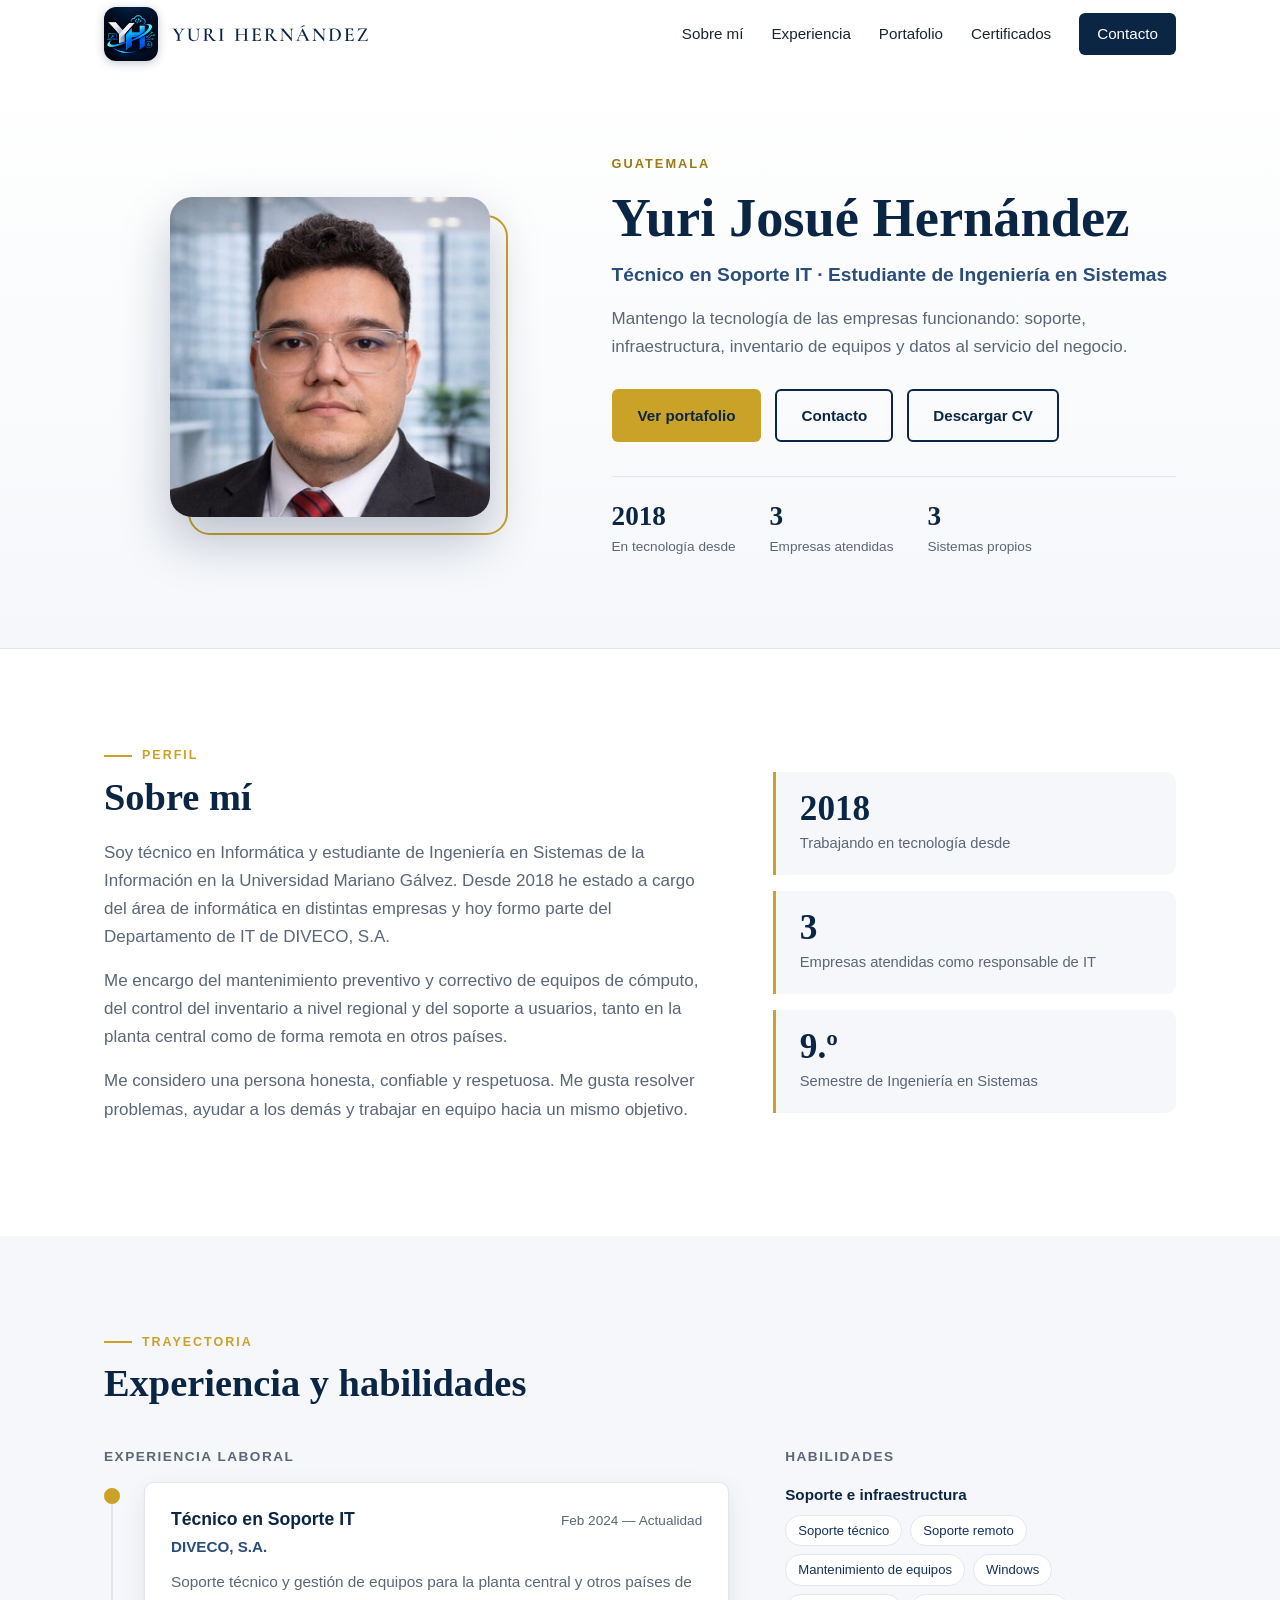
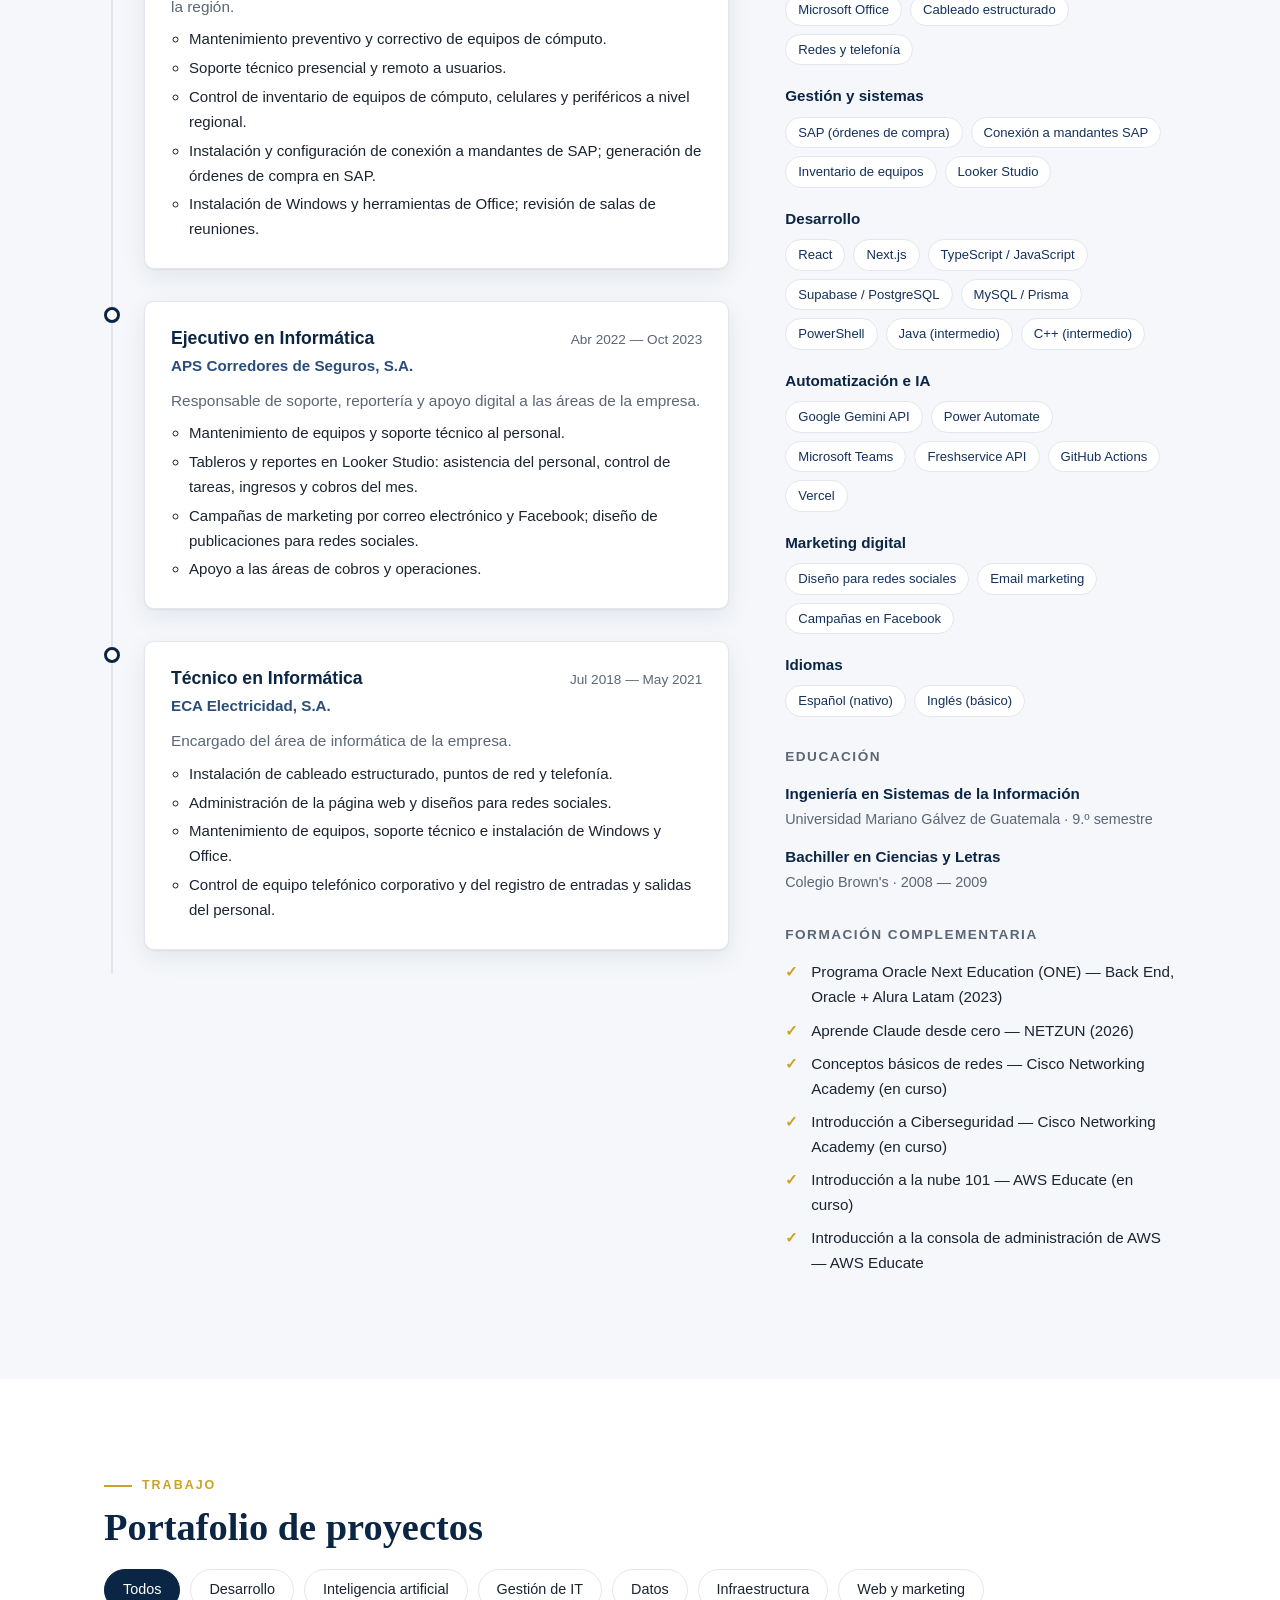
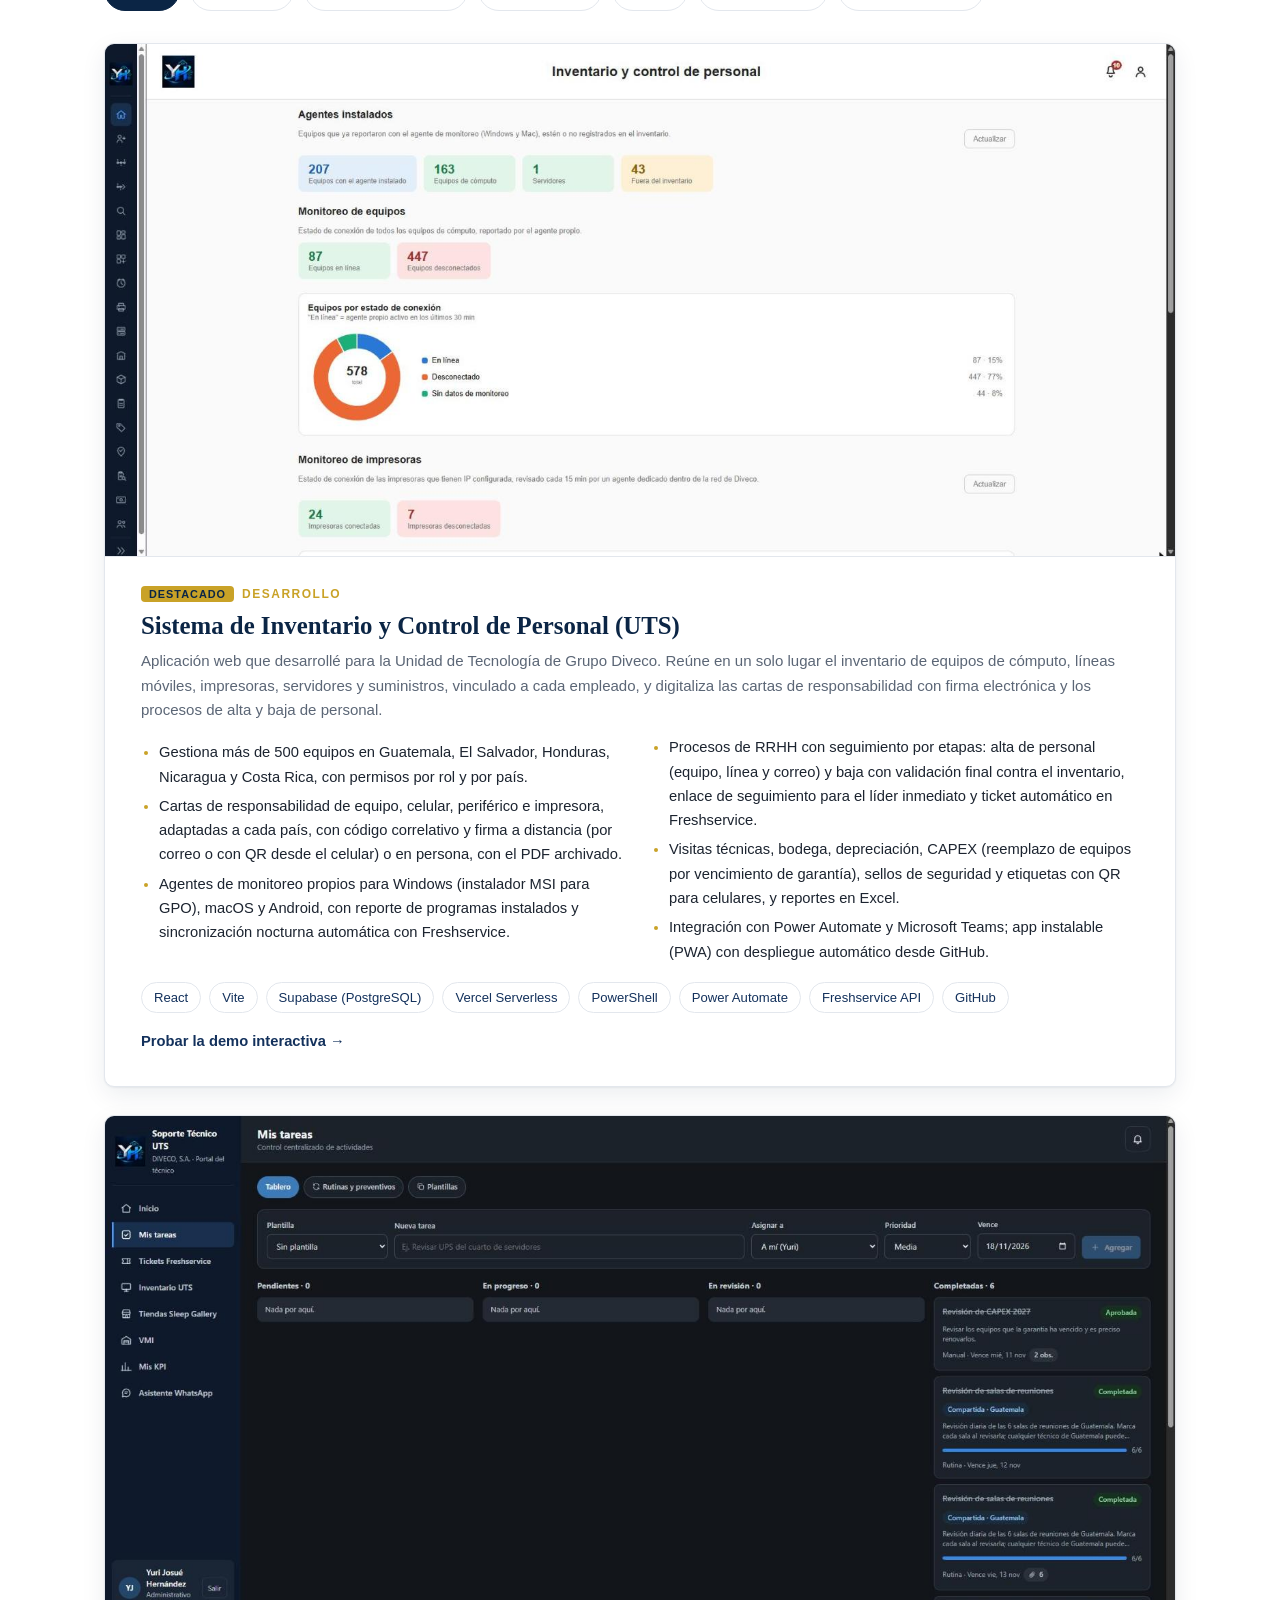
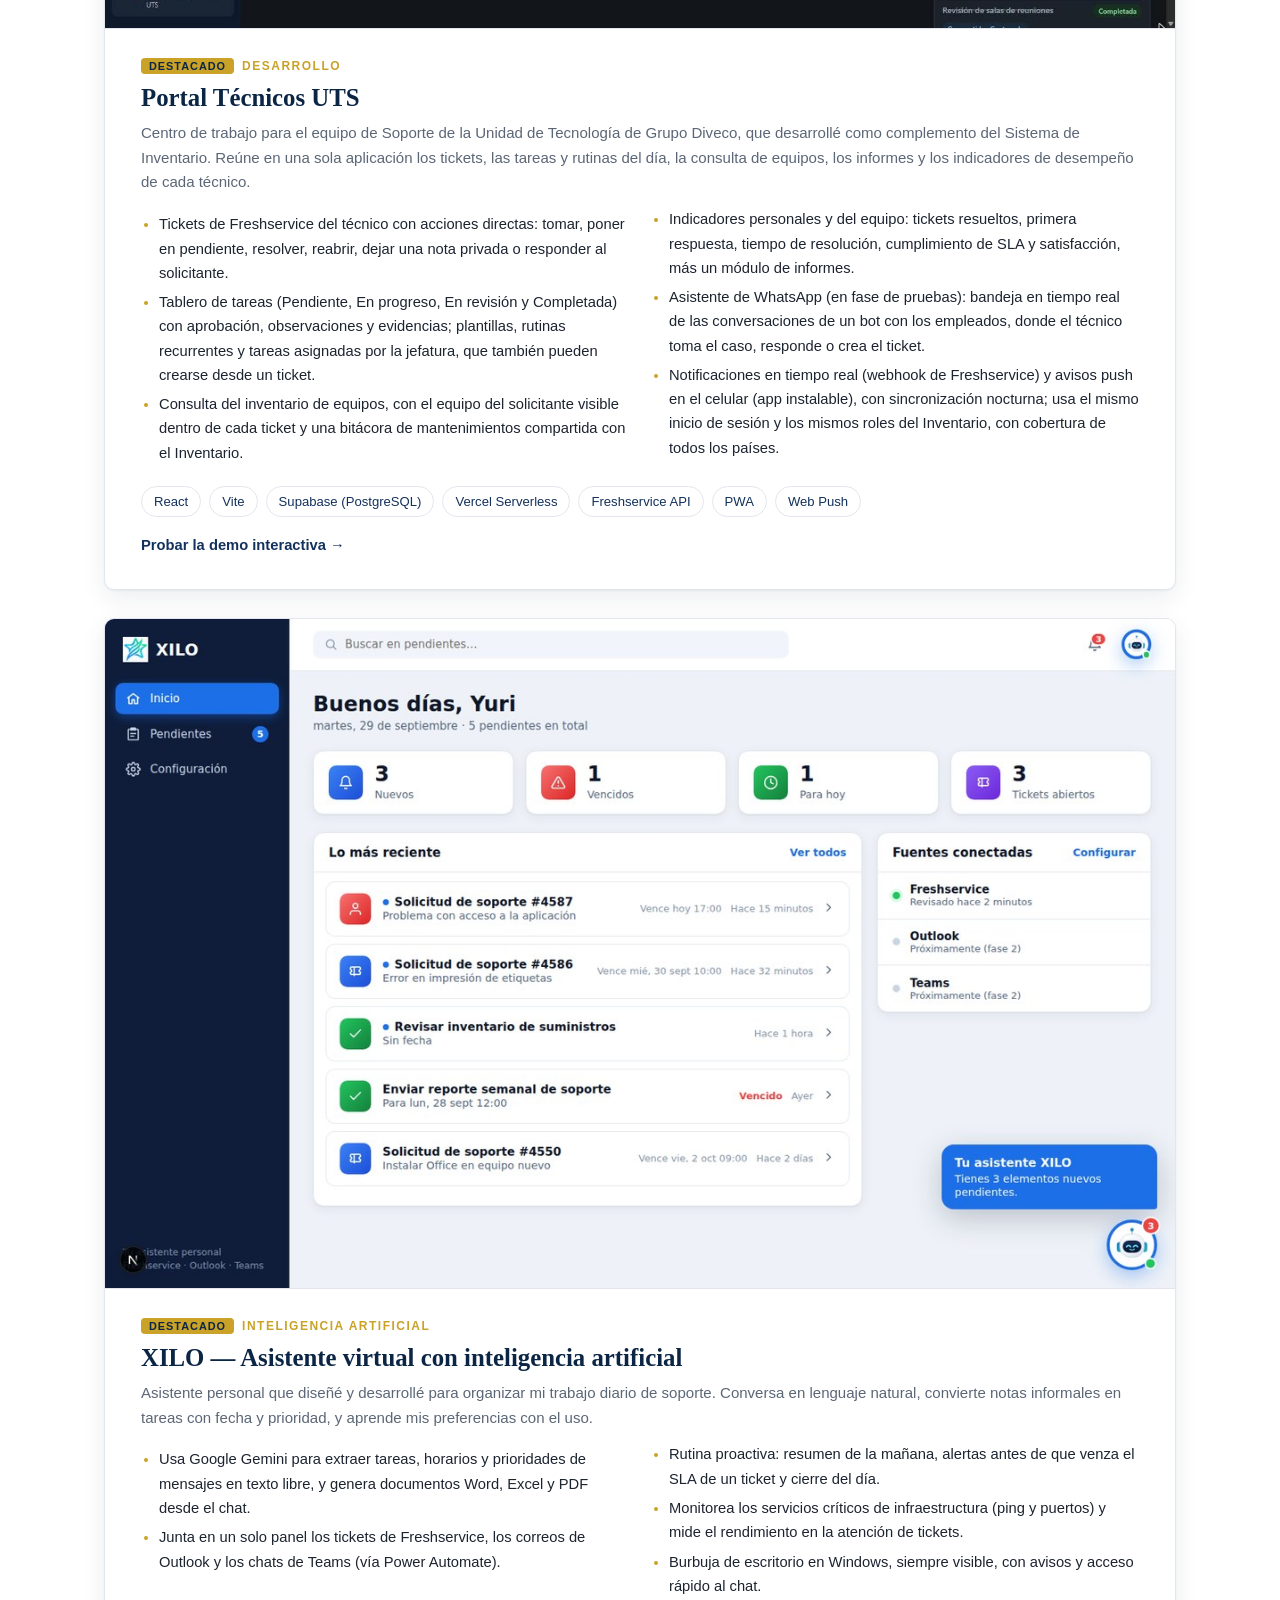
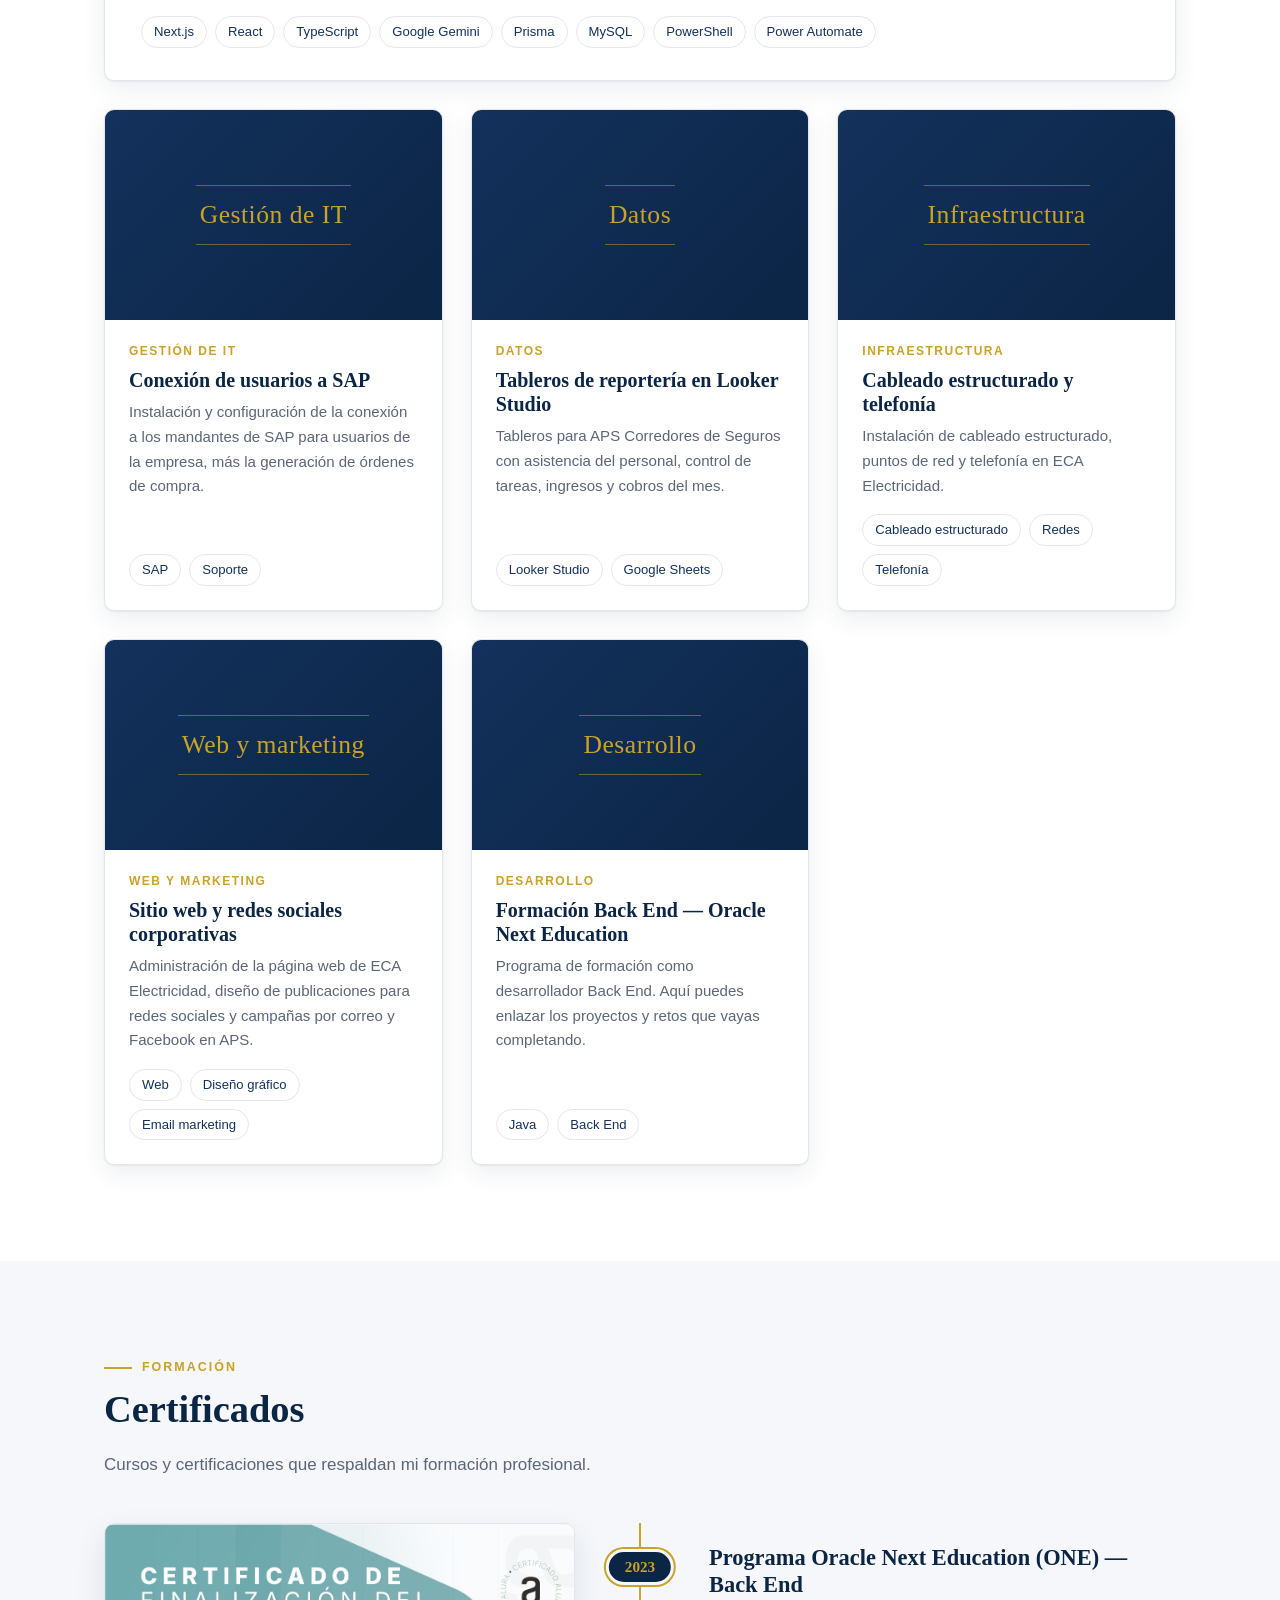
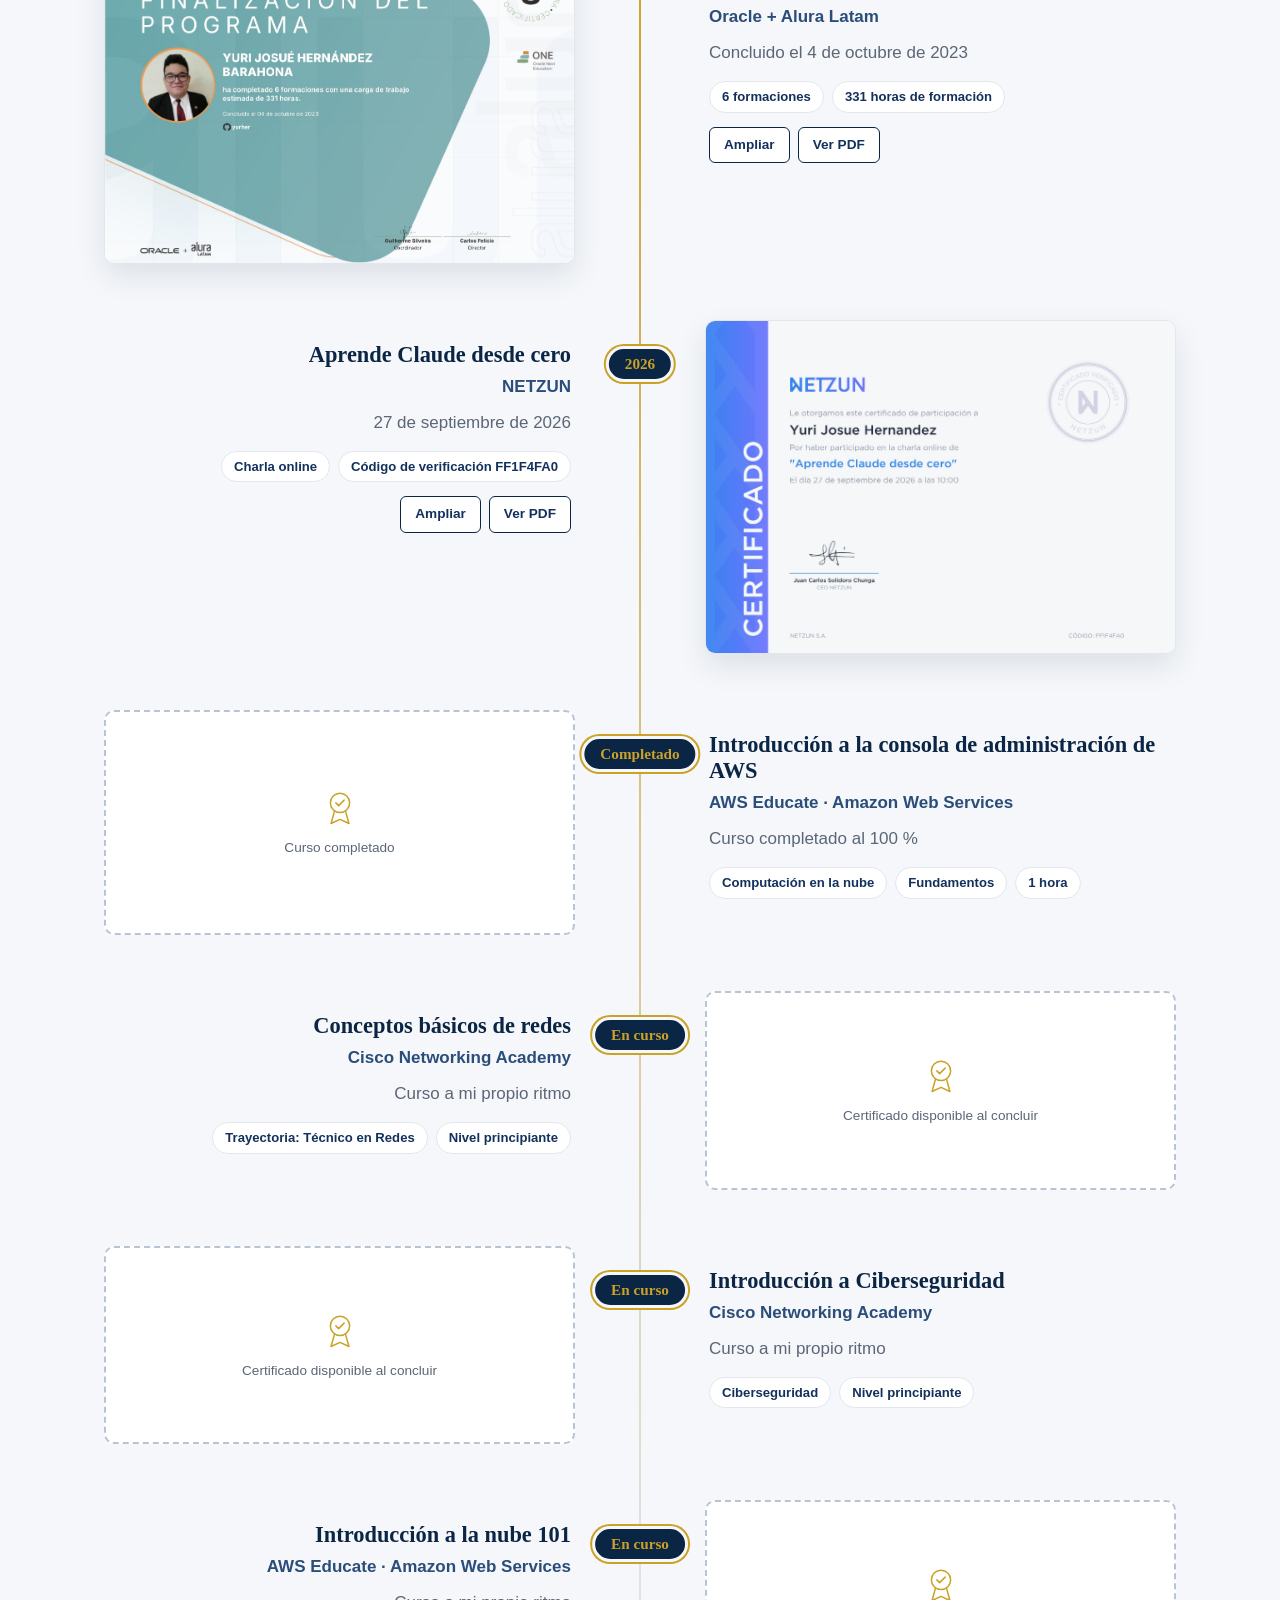
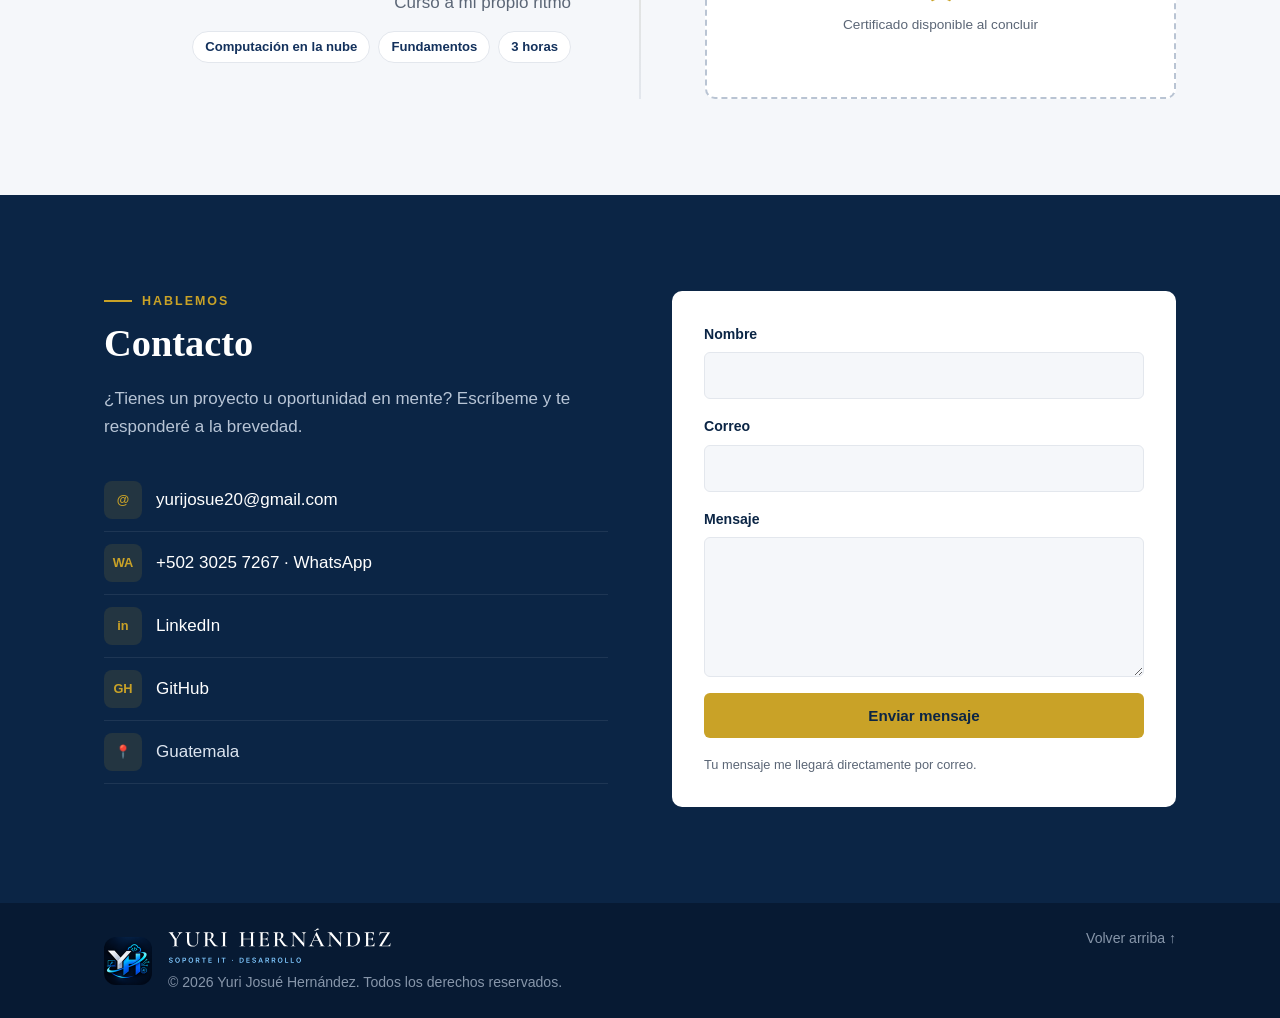
<file: index.html>
<!doctype html>
<html lang="es">
<head>
  <meta charset="utf-8">
  <meta name="viewport" content="width=device-width, initial-scale=1">
  <title>Portafolio Profesional</title>
  <meta name="description" content="Portafolio profesional: experiencia, habilidades y proyectos.">
  <link rel="icon" href="img/favicon.ico" sizes="any">
  <link rel="icon" type="image/png" sizes="64x64" href="img/favicon-64.png">
  <link rel="apple-touch-icon" href="img/apple-touch-icon.png">
  <link rel="stylesheet" href="css/styles.css">
</head>
<body>

  <header class="topbar" id="topbar">
    <div class="container topbar__inner">
      <a href="#inicio" class="brand" aria-label="Yuri Hernández — Inicio">
        <img src="img/logo-yh-96.png" alt="" class="brand__mark" width="48" height="48">
        <img src="img/nombre.svg" alt="Yuri Hernández" class="brand__name" height="16">
      </a>
      <button class="menu-btn" id="menuBtn" aria-label="Abrir menú" aria-expanded="false">
        <span></span><span></span><span></span>
      </button>
      <nav class="nav" id="nav">
        <a href="#sobre-mi">Sobre mí</a>
        <a href="#experiencia">Experiencia</a>
        <a href="#portafolio">Portafolio</a>
        <a href="#certificados">Certificados</a>
        <a href="#contacto" class="nav__cta">Contacto</a>
      </nav>
    </div>
  </header>

  <main>
    <!-- INICIO -->
    <section class="hero" id="inicio">
      <div class="container hero__inner">
        <div class="hero__photo" id="heroFoto"></div>
        <div class="hero__text">
          <p class="eyebrow" id="heroUbicacion"></p>
          <h1 id="heroNombre"></h1>
          <p class="hero__title" id="heroTitulo"></p>
          <p class="hero__lema" id="heroLema"></p>
          <div class="hero__actions">
            <a href="#portafolio" class="btn btn--primary">Ver portafolio</a>
            <a href="#contacto" class="btn btn--ghost">Contacto</a>
            <a href="#" class="btn btn--ghost" id="btnCv" download>Descargar CV</a>
          </div>
          <div class="hero__stats" id="heroCifras"></div>
        </div>
      </div>
    </section>

    <!-- SOBRE MÍ -->
    <section class="section" id="sobre-mi">
      <div class="container about">
        <div>
          <p class="section__label">Perfil</p>
          <h2>Sobre mí</h2>
          <div id="sobreMiTexto" class="about__text"></div>
        </div>
        <div class="stats" id="cifras"></div>
      </div>
    </section>

    <!-- EXPERIENCIA Y HABILIDADES -->
    <section class="section section--alt" id="experiencia">
      <div class="container">
        <p class="section__label">Trayectoria</p>
        <h2>Experiencia y habilidades</h2>
        <div class="exp-grid">
          <div>
            <h3 class="sub">Experiencia laboral</h3>
            <ol class="timeline" id="timeline"></ol>
          </div>
          <aside>
            <h3 class="sub">Habilidades</h3>
            <div id="habilidades"></div>
            <h3 class="sub">Educación</h3>
            <ul class="plain-list" id="educacion"></ul>
            <h3 class="sub">Formación complementaria</h3>
            <ul class="check-list" id="certificaciones"></ul>
          </aside>
        </div>
      </div>
    </section>

    <!-- PORTAFOLIO -->
    <section class="section" id="portafolio">
      <div class="container">
        <p class="section__label">Trabajo</p>
        <h2>Portafolio de proyectos</h2>
        <div class="filters" id="filtros" role="tablist"></div>
        <div class="projects" id="proyectos"></div>
      </div>
    </section>

    <!-- CERTIFICADOS -->
    <section class="section section--alt" id="certificados">
      <div class="container">
        <p class="section__label">Formación</p>
        <h2>Certificados</h2>
        <p class="section__intro">Cursos y certificaciones que respaldan mi formación profesional.</p>
        <div class="certs" id="certificados-lista"></div>
      </div>
    </section>

    <!-- CONTACTO -->
    <section class="section section--dark" id="contacto">
      <div class="container contact">
        <div>
          <p class="section__label">Hablemos</p>
          <h2>Contacto</h2>
          <p class="contact__intro">¿Tienes un proyecto u oportunidad en mente? Escríbeme y te responderé a la brevedad.</p>
          <ul class="contact__list" id="contactoLista"></ul>
        </div>
        <form class="form" id="formContacto">
          <label>Nombre<input name="nombre" required autocomplete="name"></label>
          <label>Correo<input name="correo" type="email" required autocomplete="email"></label>
          <label>Mensaje<textarea name="mensaje" rows="5" required></textarea></label>
          <button class="btn btn--primary" type="submit">Enviar mensaje</button>
          <p class="form__note">Se abrirá tu aplicación de correo con el mensaje listo para enviar.</p>
        </form>
      </div>
    </section>
  </main>

  <footer class="footer">
    <div class="container footer__inner">
      <span class="footer__brand">
        <img src="img/logo-yh-96.png" alt="" class="footer__mark" width="48" height="48">
        <span class="footer__text">
          <img src="img/nombre-blanco.svg" alt="Yuri Hernández — Soporte IT y Desarrollo" height="30">
          <span id="footerTexto"></span>
        </span>
      </span>
      <a href="#inicio">Volver arriba ↑</a>
    </div>
  </footer>

  <dialog class="visor" id="visor" aria-label="Vista ampliada del certificado">
    <button class="visor__close" id="visorCerrar" aria-label="Cerrar">&times;</button>
    <img id="visorImg" alt="">
    <p class="visor__cap" id="visorCap"></p>
  </dialog>

  <script src="js/contenido.js"></script>
  <script src="js/main.js"></script>
</body>
</html>
</file>
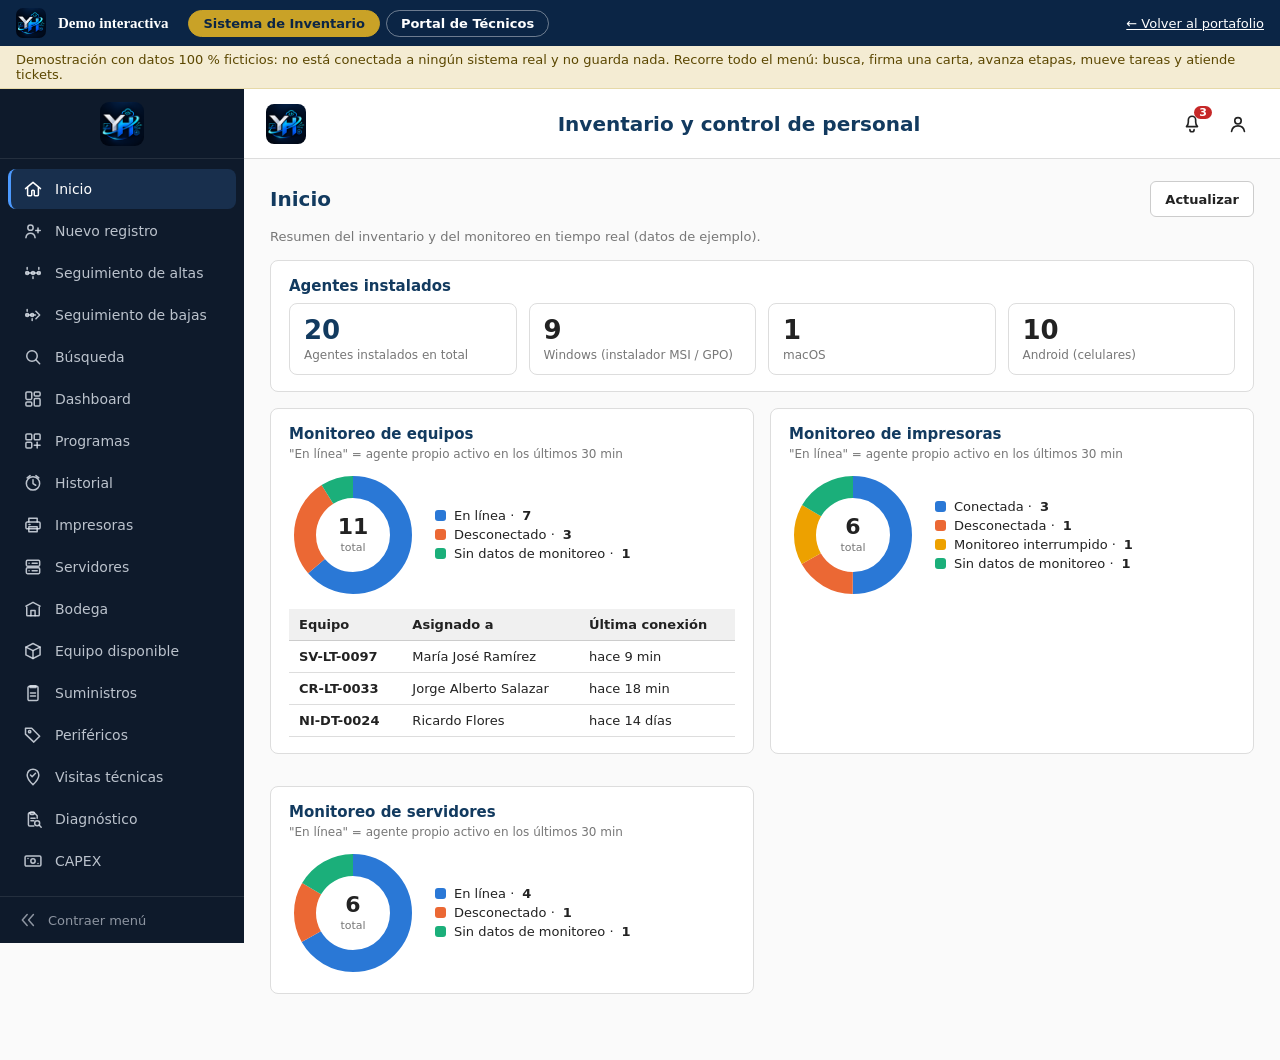
<file: demo/index.html>
<!doctype html>
<html lang="es">
<head>
<meta charset="utf-8">
<meta name="viewport" content="width=device-width, initial-scale=1">
<title>Demo interactiva · Yuri Hernández</title>
<meta name="description" content="Demostración con datos ficticios del Sistema de Inventario y del Portal de Técnicos de Soporte desarrollados por Yuri Josué Hernández.">
<meta name="robots" content="noindex">
<link rel="icon" href="../img/favicon-64.png">
<style>
*{box-sizing:border-box}
html,body{margin:0}
button,input,select,textarea{font:inherit;color:inherit}
button{cursor:pointer}
body{background:#fafafa}
/* ---------- barra de la demo ---------- */
.demobar{position:sticky;top:0;z-index:70;height:46px;background:#0B2545;color:#fff;display:flex;align-items:center;gap:12px;padding:0 16px;font:14px "Segoe UI",system-ui,sans-serif}
.demobar img{width:30px;height:30px;border-radius:7px}
.demobar b{font:600 15px Georgia,serif;white-space:nowrap}
.demobar .sw{display:flex;gap:6px;margin-left:8px}
.demobar .sw button{background:transparent;border:1px solid rgba(255,255,255,.4);color:#fff;border-radius:999px;padding:5px 14px;font-weight:600;font-size:13px}
.demobar .sw button.on{background:#C9A227;border-color:#C9A227;color:#0B2545}
.demobar .sp{flex:1}
.demobar a{color:#fff;font-size:13px;white-space:nowrap}
.aviso{background:#F4ECD3;color:#5b4700;padding:6px 16px;font:13px "Segoe UI",system-ui,sans-serif;border-bottom:1px solid #e6d9a8}
/* ---------- piezas comunes ---------- */
.app{display:flex;align-items:stretch;min-height:calc(100vh - 46px)}
.sb{position:sticky;top:46px;height:calc(100vh - 46px);align-self:flex-start;flex:none;background:#0e1a2b;color:rgba(226,232,240,.85);display:flex;flex-direction:column;overflow:hidden}
.nav{flex:1;min-height:0;overflow-y:auto;scrollbar-width:thin;display:flex;flex-direction:column;gap:2px}
.ic{fill:none;stroke:currentColor;stroke-width:1.8;stroke-linecap:round;stroke-linejoin:round;flex:none}
.pill{display:inline-flex;align-items:center;gap:4px;padding:2px 9px;border-radius:999px;font-size:12px;font-weight:600;white-space:nowrap}
.pill.ok{background:#e4f3e8;color:#1c6431}.pill.bad{background:#fdecea;color:#9b1c1c}.pill.warn{background:#fff3dc;color:#7a4a00}.pill.info{background:#e7edf3;color:#123a5f}.pill.gray{background:#eef0f2;color:#454e57}
.mod{position:fixed;inset:0;background:rgba(8,14,24,.55);display:flex;align-items:center;justify-content:center;z-index:90;padding:16px}
.mod>div{background:#fff;color:#222;max-width:600px;width:100%;max-height:92vh;overflow:auto;border-radius:12px;padding:22px 24px;box-shadow:0 20px 60px rgba(0,0,0,.4);font-family:"Segoe UI",system-ui,sans-serif;font-size:14px}
.mod h3{margin:0 0 6px;font-size:18px}
.toast{position:fixed;bottom:20px;right:20px;background:#0e1a2b;color:#fff;padding:11px 16px;border-radius:10px;z-index:100;box-shadow:0 8px 24px rgba(0,0,0,.3);max-width:90vw;font:600 13px "Segoe UI",system-ui,sans-serif}
.toast:before{content:"✓ ";color:#6fd39a}
canvas.firma{width:100%;height:120px;border:1px dashed #888;border-radius:8px;background:#fff;touch-action:none;display:block}
.sp1{flex:1}
.tw{overflow-x:auto}
.dn{display:flex;gap:18px;align-items:center;flex-wrap:wrap}
.dn .lg div{display:flex;gap:8px;align-items:center;margin:4px 0;font-size:13px}.dn .lg i{width:11px;height:11px;border-radius:3px;display:inline-block}

/* =========== INVENTARIO =========== */
.inv{--pr:#123a5f;--prd:#0d2e4d;--prl:#e7edf3;--bg:#fafafa;--sf:#fff;--alt:#f0f0f0;--bd:#ddd;--bd2:#ccc;--tx:#222;--tx2:#777;--ac:#4c9aff;font-family:"Segoe UI",system-ui,-apple-system,sans-serif;font-size:14px;color:var(--tx);background:var(--bg)}
.inv .sb{width:244px;transition:width .15s}
.inv.col .sb{width:68px}
.inv .brand{display:flex;align-items:center;justify-content:center;padding:14px 10px;border-bottom:1px solid rgba(255,255,255,.09);height:70px}
.inv .brand img{width:44px;height:44px;border-radius:9px}
.inv .nav{padding:10px 8px}
.inv .ni{display:flex;align-items:center;gap:12px;border:0;background:none;color:rgba(226,232,240,.82);padding:10px 12px;border-radius:8px;text-align:left;font-weight:500;font-size:14px;white-space:nowrap;border-left:3px solid transparent}
.inv .ni:hover{background:rgba(255,255,255,.06)}
.inv .ni.on{background:rgba(76,154,255,.16);color:#fff;border-left-color:var(--ac)}
.inv.col .ni span{display:none}.inv.col .ni{justify-content:center;padding:10px 0}
.inv .cnt{display:flex;align-items:center;gap:10px;border:0;border-top:1px solid rgba(255,255,255,.09);background:none;color:rgba(226,232,240,.6);padding:13px 18px;font-size:13px;text-align:left}
.inv .cnt:hover{color:#fff}
.inv.col .cnt{justify-content:center;padding:13px 0}.inv.col .cnt span{display:none}.inv.col .cnt svg{transform:rotate(180deg)}
.inv .mn{flex:1;min-width:0;display:flex;flex-direction:column}
.inv .tb{display:flex;align-items:center;gap:14px;background:var(--sf);border-bottom:1px solid var(--bd);padding:0 22px;height:70px;position:sticky;top:46px;z-index:20}
.inv .tb img{height:40px;width:40px;border-radius:8px}
.inv .tb h1{flex:1;text-align:center;margin:0;font-size:20px;font-weight:600;color:var(--pr)}
.inv .tbi{display:flex;gap:6px;align-items:center}
.inv .ib{position:relative;width:40px;height:40px;border-radius:50%;border:0;background:none;color:var(--tx);display:grid;place-items:center}
.inv .ib:hover{background:var(--alt)}
.inv .ib i{position:absolute;top:2px;right:0;background:#c62828;color:#fff;border-radius:999px;font-style:normal;font-size:11px;font-weight:700;padding:0 5px;min-width:18px;text-align:center}
.inv .ct{padding:22px 26px 50px;max-width:1280px;width:100%;margin:0 auto}
.inv h2{margin:0 0 4px;font-size:20px;color:var(--pr)}
.inv h3{margin:0 0 8px;font-size:15px;color:var(--pr)}
.inv .sub{color:var(--tx2);margin:0 0 16px;font-size:13px}
.inv .cd{background:var(--sf);border:1px solid var(--bd);border-radius:8px;padding:16px 18px;margin-bottom:16px}
.inv .tl4{display:grid;grid-template-columns:repeat(auto-fit,minmax(170px,1fr));gap:12px;margin-bottom:16px}
.inv .kp{border-radius:8px;padding:12px 14px;border:1px solid var(--bd);background:var(--sf)}
.inv .kp b{display:block;font-size:26px;line-height:1.15}.inv .kp span{font-size:12px;color:var(--tx2)}
.inv .g2{display:grid;grid-template-columns:repeat(auto-fit,minmax(330px,1fr));gap:16px}
.inv table{width:100%;border-collapse:collapse;font-size:13px}
.inv th{background:var(--alt);text-align:left;padding:8px 10px;font-weight:600;border-bottom:1px solid var(--bd2);white-space:nowrap}
.inv td{padding:8px 10px;border-bottom:1px solid var(--bd);vertical-align:middle}
.inv tr.cl{cursor:pointer}.inv tr.cl:hover td{background:#f4f8fc}
.inv .bar{display:flex;gap:10px;flex-wrap:wrap;margin-bottom:12px;align-items:center}
.inv input,.inv select,.inv textarea{padding:8px 10px;border:1px solid var(--bd2);border-radius:6px;background:var(--sf);font-size:13px;min-height:36px}
.inv textarea{width:100%;resize:vertical}
.inv .bt{background:var(--pr);color:#fff;border:0;border-radius:6px;padding:8px 14px;font-weight:600;font-size:13px;min-height:36px}
.inv .bt:hover{background:var(--prd)}.inv .bt.sec{background:var(--sf);color:var(--tx);border:1px solid var(--bd2)}.inv .bt.sec:hover{background:var(--alt)}.inv .bt.sm{padding:4px 10px;min-height:28px;font-size:12px}.inv .bt.dg{background:#a32d2d}
.inv .bt[disabled]{opacity:.45;cursor:not-allowed}
.inv .fm{display:grid;grid-template-columns:repeat(auto-fill,minmax(210px,1fr));gap:12px 16px}
.inv .fm label{display:block;font-size:12px;font-weight:600;color:var(--tx2);margin-bottom:4px}
.inv .fm input,.inv .fm select{width:100%}
.inv .tabs{display:flex;gap:2px;border-bottom:1px solid var(--bd);margin:12px 0;flex-wrap:wrap}
.inv .tabs button{background:none;border:0;border-bottom:3px solid transparent;padding:9px 14px;color:var(--tx2);font-weight:600;font-size:13px}
.inv .tabs button.on{color:var(--pr);border-bottom-color:var(--pr)}
.inv .kv{display:grid;grid-template-columns:150px 1fr;gap:6px 12px;margin:12px 0;font-size:13px}.inv .kv dt{color:var(--tx2)}.inv .kv dd{margin:0}
.inv .stp{display:flex;align-items:flex-start;margin:14px 0 6px;overflow-x:auto;padding-bottom:6px}
.inv .stp div{flex:1;min-width:104px;text-align:center;position:relative;font-size:11.5px;color:var(--tx2);padding:0 4px}
.inv .stp div:before{content:"";position:absolute;top:13px;left:-50%;right:50%;height:3px;background:var(--bd2)}
.inv .stp div:first-child:before{display:none}
.inv .stp div.d:before,.inv .stp div.n:before{background:#1c8a4a}
.inv .stp i{display:grid;place-items:center;width:28px;height:28px;border-radius:50%;margin:0 auto 5px;background:#fff;border:2px solid var(--bd2);font-style:normal;font-weight:700;font-size:12px;position:relative;z-index:1}
.inv .stp .d i{background:#1c8a4a;border-color:#1c8a4a;color:#fff}.inv .stp .n i{border-color:var(--ac);color:var(--ac);background:#eaf2fc}.inv .stp .n{color:var(--tx);font-weight:600}
.inv .sol{border:1px solid var(--bd);border-radius:8px;padding:14px 16px;margin-bottom:12px;background:var(--sf)}
.inv .sol .h{display:flex;gap:10px;flex-wrap:wrap;align-items:center;justify-content:space-between}
.inv .mod h3{color:#123a5f}
.inv .hint{font-size:12px;color:var(--tx2)}
.inv .bars2{display:flex;flex-direction:column;gap:7px}
.inv .bars2 div{display:grid;grid-template-columns:130px 1fr 34px;gap:8px;align-items:center;font-size:13px}
.inv .bars2 span.t{background:var(--alt);border-radius:0 4px 4px 0;height:12px}.inv .bars2 span.t i{display:block;height:12px;background:#2a78d6;border-radius:0 4px 4px 0}
.inv.fake{font-size:14px}
/* =========== PORTAL =========== */
.por{--pr:#123a5f;--prd:#0d2e4d;--prs:#e7edf3;--lk:#1f5f99;--pg:#f4f6f9;--sf:#fff;--alt:#f4f6f9;--hv:#f6f8fb;--sel:#eaf2fc;--bd:#e2e6eb;--bd2:#cfd6dd;--tx:#1b2430;--tx2:#454e57;--tx3:#5b6672;--hd:#0e1a2b;--s1:#2a78d6;font-family:Inter,"Segoe UI",system-ui,-apple-system,Roboto,sans-serif;font-size:14px;line-height:1.45;color:var(--tx);background:var(--pg)}
.por .sb{width:250px;padding:18px 12px;gap:16px}
.por .brand{display:flex;align-items:center;gap:12px;padding:0 6px 14px;border-bottom:1px solid rgba(255,255,255,.09)}
.por .brand img{width:46px;height:46px;border-radius:9px}
.por .brand strong{display:block;color:#fff;font-size:15px}.por .brand span{font-size:12px;color:rgba(226,232,240,.7)}
.por .ni{display:flex;align-items:center;gap:12px;min-height:44px;padding:10px 12px;border:0;border-left:3px solid transparent;border-radius:0 8px 8px 0;background:none;color:rgba(226,232,240,.85);font-weight:500;text-align:left;font-size:14px}
.por .ni:hover{background:rgba(255,255,255,.06)}
.por .ni.on{background:rgba(76,154,255,.16);border-left-color:#4c9aff;color:#fff}
.por .nc{margin-left:auto;background:#4c9aff;color:#0e1a2b;border-radius:999px;padding:1px 8px;font-size:12px;font-weight:700}
.por .uc{margin-top:auto;display:flex;align-items:center;gap:10px;padding:12px;border-radius:10px;background:rgba(255,255,255,.05)}
.por .av{display:grid;place-items:center;width:38px;height:38px;border-radius:50%;background:#24466b;color:#fff;font-weight:700;font-size:13px;flex:none}
.por .uc .n{color:#fff;font-weight:600;font-size:13px}.por .uc .r{font-size:12px;color:rgba(226,232,240,.7)}
.por .uc button{margin-left:auto;background:none;border:1px solid rgba(255,255,255,.12);color:rgba(226,232,240,.85);border-radius:8px;padding:5px 9px;font-size:12px}
.por .mn{flex:1;min-width:0;display:flex;flex-direction:column}
.por .tb{display:flex;align-items:center;gap:14px;padding:14px 28px;background:var(--sf);border-bottom:1px solid var(--bd);position:sticky;top:46px;z-index:20}
.por .tb h1{margin:0;font-size:20px;color:var(--hd)}.por .tb .s{font-size:13px;color:var(--tx3)}
.por .ib{position:relative;width:44px;height:44px;border-radius:10px;border:1px solid var(--bd);background:var(--sf);display:grid;place-items:center;color:var(--tx)}
.por .ib i{position:absolute;top:-5px;right:-5px;background:#c62828;color:#fff;border-radius:999px;font-style:normal;font-size:11px;font-weight:700;padding:1px 6px;border:2px solid var(--sf)}
.por .ct{padding:24px 28px 48px;display:flex;flex-direction:column;gap:20px}
.por .cd{background:var(--sf);border:1px solid var(--bd);border-radius:12px;overflow:hidden}
.por .ch{display:flex;align-items:center;justify-content:space-between;gap:8px;padding:14px 16px}
.por .ch h3{margin:0;font-size:15px;color:var(--hd)}
.por .lb{background:none;border:0;padding:0;color:var(--lk);font-weight:600;font-size:13px;text-decoration:underline;text-underline-offset:2px}
.por .gt{display:grid;grid-template-columns:repeat(auto-fit,minmax(210px,1fr));gap:16px}
.por .gp{display:grid;grid-template-columns:repeat(auto-fit,minmax(340px,1fr));gap:16px;align-items:start}
.por .tile{display:flex;flex-direction:column;gap:6px;padding:18px;text-align:left;border:1px solid var(--bd);border-radius:12px;background:var(--sf)}
.por .tile:hover{border-color:var(--bd2)}
.por .tile .l{font-size:13px;font-weight:600;color:var(--tx3)}.por .tile .num{font-size:32px;font-weight:700;color:var(--hd);line-height:1.1}.por .tile .no{font-size:13px;color:var(--tx3)}.por .tile .no.al{color:#9b1c1c;font-weight:600}
.por .mt{color:var(--tx3);font-size:12px}
.por .cod{font-weight:600;color:var(--pr)}
.por .rk{color:#9b1c1c;font-weight:600}
.por .bd{display:inline-flex;align-items:center;gap:4px;padding:3px 9px;border-radius:999px;font-size:12px;font-weight:600;white-space:nowrap}
.por .bd.crit{background:#fdecea;color:#9b1c1c}.por .bd.warn{background:#fff3dc;color:#7a4a00}.por .bd.info{background:#e7edf3;color:#123a5f}.por .bd.good{background:#e4f3e8;color:#1c6431}.por .bd.neu{background:#eef0f2;color:#454e57}
.por .fila .bd,.por .fila .pill{justify-self:start}
.por .tabs{display:flex;flex-wrap:wrap;gap:8px;align-items:center}
.por .tab{min-height:38px;padding:8px 14px;border:1px solid var(--bd2);background:var(--sf);color:var(--tx2);border-radius:999px;font-weight:500;font-size:13px}
.por .tab:hover{border-color:var(--pr)}.por .tab.on{background:var(--pr);border-color:var(--pr);color:#fff}
.por .btn{display:inline-flex;align-items:center;justify-content:center;gap:8px;min-height:40px;padding:8px 14px;border-radius:8px;border:1px solid var(--bd2);background:var(--sf);color:var(--tx);font-weight:600;font-size:13px;text-decoration:none}
.por .btn:hover{background:var(--hv)}.por .btn.pri{background:var(--pr);border-color:var(--pr);color:#fff}.por .btn.pri:hover{background:var(--prd)}.por .btn.sm{min-height:34px;padding:6px 10px;font-size:12px}
.por .btn[disabled]{opacity:.5;cursor:not-allowed}
.por .inp{min-height:42px;width:100%;padding:10px 12px;border:1px solid var(--bd2);border-radius:8px;background:var(--sf)}
.por textarea.inp{min-height:90px;resize:vertical}
.por label.lbl{font-size:13px;font-weight:600;color:var(--tx2);display:block;margin-bottom:6px}
.por .lbt{display:flex;gap:12px;align-items:flex-start;width:100%;padding:12px 16px;border:0;border-top:1px solid var(--bd);background:var(--sf);text-align:left}
.por .lbt:hover{background:var(--hv)}.por .lbt.nl{background:var(--sel)}.por .lbt.on{background:var(--sel)}
.por .vac{padding:24px 16px;color:var(--tx3);border-top:1px solid var(--bd);margin:0}
.por .tabla{overflow-x:auto}
.por .fila,.por .thd{display:grid;gap:12px;align-items:center;min-width:700px;padding:12px 16px}
.por .thd{padding-top:8px;padding-bottom:8px;font-size:12px;font-weight:600;color:var(--tx3);border-top:1px solid var(--bd);background:var(--alt)}
.por .fila{width:100%;border:0;border-top:1px solid var(--bd);background:var(--sf);text-align:left}
.por button.fila:hover{background:var(--hv)}.por .fila.on{background:var(--sel)}
.por .split{display:flex;flex-wrap:wrap;gap:16px;align-items:flex-start}
.por .split>.pn{flex:999 1 560px;min-width:0}.por .split>.lt{flex:1 1 340px;min-width:0}
.por dl.fi{margin:0;display:grid;grid-template-columns:120px 1fr;gap:8px 12px;font-size:13px}.por dl.fi dt{color:var(--tx3)}.por dl.fi dd{margin:0;overflow-wrap:anywhere}
.por .cs{padding:12px;border-radius:10px;background:var(--alt);display:flex;flex-direction:column;gap:6px}
.por .eb{font-size:12px;font-weight:700;color:var(--tx3);text-transform:uppercase;letter-spacing:.04em}
.por .hilo{display:flex;flex-direction:column;gap:10px;max-height:340px;overflow-y:auto;padding-right:4px}
.por .bz{max-width:92%;padding:10px 12px;border-radius:12px;font-size:13px;white-space:pre-line}
.por .bz .m{display:block;font-size:11px;font-weight:600;margin-bottom:3px;opacity:.85}
.por .bz.en{align-self:flex-start;background:var(--alt);border:1px solid var(--bd)}.por .bz.sa{align-self:flex-end;background:var(--prs)}.por .bz.pv{align-self:flex-end;background:#fff3dc;color:#7a4a00}
.por .bz.bot{align-self:flex-start;background:#e4f3e8;border:1px solid #cfe8d6}
.por .kb{display:grid;grid-template-columns:repeat(auto-fit,minmax(240px,1fr));gap:16px;align-items:start}
.por .co{display:flex;flex-direction:column;gap:10px}.por .co h2{margin:0;font-size:14px;color:var(--tx2)}
.por .tr{display:flex;flex-direction:column;gap:8px;padding:14px;border:1px solid var(--bd);border-radius:10px;background:var(--sf);text-align:left;width:100%}
.por button.tr:hover{border-color:var(--pr);box-shadow:0 2px 10px rgba(14,26,43,.08)}
.por .tr.hc .tt{text-decoration:line-through;color:var(--tx3)}
.por .ck{display:inline-flex;align-items:center;justify-content:center;width:28px;height:28px;border-radius:8px;border:1.5px solid var(--bd2);background:var(--sf);flex:none;color:var(--tx3)}
.por .ck.ok{background:#1c6431;border-color:#1c6431;color:#fff}
.por .ax{display:flex;flex-wrap:wrap;gap:6px}
.por .fr{display:grid;grid-template-columns:repeat(auto-fill,minmax(190px,1fr));gap:12px;padding:0 16px 16px}
.por .hb{display:grid;grid-template-columns:150px 1fr 40px;gap:10px;align-items:center;font-size:13px}
.por .hp{background:var(--alt);border-radius:0 4px 4px 0}.por .hr{height:12px;background:var(--s1);border-radius:0 4px 4px 0;min-width:2px}
.por .brs{display:flex;gap:10px;align-items:flex-end;height:170px;padding:0 4px;border-bottom:1px solid var(--bd2);margin:0 16px}
.por .bc{flex:1 1 0;height:100%;display:flex;flex-direction:column;justify-content:flex-end;align-items:center;min-width:0;font-size:12px;color:var(--tx3)}
.por .bc i{display:block;width:100%;max-width:46px;background:var(--s1);border-radius:4px 4px 0 0;min-height:2px}
.por .etq{display:flex;gap:10px;padding:6px 20px 16px}.por .etq span{flex:1 1 0;text-align:center;font-size:11px;color:var(--tx3)}
.por .chip{padding:6px 12px;border:1px solid var(--bd2);border-radius:999px;background:var(--sf);font-size:13px;font-weight:500;color:var(--tx2)}.por .chip.on{background:var(--prs);border-color:var(--pr);color:var(--pr);font-weight:600}
.por .ibx{padding:12px 14px;border-radius:10px;background:var(--alt);color:var(--tx2);font-size:13px}
.por .wab{padding:12px 14px;border-radius:10px;background:#fff3dc;color:#7a4a00;font-size:13px}
.por .pnl{position:absolute;right:0;top:52px;width:380px;max-width:calc(100vw - 32px);z-index:40;box-shadow:0 12px 32px rgba(14,26,43,.18)}
.por .tbw{position:relative}
.por .chk{display:grid;gap:6px}
.mod.dr{justify-content:flex-end;padding:0}
.mod.dr>div{max-width:640px;height:100vh;max-height:100vh;border-radius:0;display:flex;flex-direction:column;gap:14px}
.por .sbt{display:flex;align-items:center;gap:10px;padding:6px 0}
.por .sbt.dn2 span{text-decoration:line-through;color:var(--tx3)}
.por .evd{display:flex;align-items:center;gap:10px;padding:8px;border:1px solid var(--bd);border-radius:10px}
.por .evd i{width:46px;height:46px;border-radius:8px;background:var(--alt);display:grid;place-items:center;font-style:normal;font-size:11px;font-weight:700;color:var(--tx2)}
.por .ph{background:#e9efe9;border-radius:14px;padding:12px;display:flex;flex-direction:column;gap:8px;height:300px;overflow:auto}
.por .ph .bz{max-width:82%}.por .ph .bz.me{align-self:flex-end;background:#d6f5c9}
@media (max-width:900px){
 .app{flex-direction:column}
 .sb{position:static!important;width:auto!important;height:auto!important;align-self:stretch!important;min-width:0}
 .inv .brand{display:none}
 .por .brand img{width:36px;height:36px}
 .inv .nav,.por .nav{flex-direction:row;overflow-x:auto;padding:8px}
 .inv .ni span{display:inline}.inv.col .ni span{display:none}
 .inv .cnt{display:none}
 .inv .brand,.por .brand{height:auto;padding:10px 14px;justify-content:flex-start}
 .por .uc{display:none}
 .por .ni{flex:none;border-radius:8px;border-left:0}
 .inv .tb{top:46px;padding:0 12px;height:58px}.inv .tb h1{font-size:15px}
 .inv .ct,.por .ct{padding:16px 14px 40px}
 .por .tb{padding:12px 14px}
 .demobar b{display:none}
}
@media (max-width:520px){.inv .kv,.por dl.fi{grid-template-columns:1fr}.demobar{gap:8px;padding:0 10px}.demobar img{display:none}.demobar .sw{margin-left:0}.demobar .sw button{padding:5px 10px;font-size:12px;white-space:nowrap}.demobar a{font-size:0}.demobar a:after{content:"← Portafolio";font-size:12px}.aviso{font-size:12px;padding:6px 10px}.mod>div{padding:16px}}
</style>
</head>
<body>
<header class="demobar">
<img src="../img/logo-yh-96.png" alt="">
<b>Demo interactiva</b>
<div class="sw"><button id="sw-inv">Sistema de Inventario</button><button id="sw-por">Portal de Técnicos</button></div>
<span class="sp"></span>
<a href="../index.html#proyectos">← Volver al portafolio</a>
</header>
<div class="aviso">Demostración con datos 100 % ficticios: no está conectada a ningún sistema real y no guarda nada. Recorre todo el menú: busca, firma una carta, avanza etapas, mueve tareas y atiende tickets.</div>
<div id="app"></div>
<script>
"use strict";
const $=(s,r=document)=>r.querySelector(s);
const $$=(s,r=document)=>[...r.querySelectorAll(s)];
const esc=s=>String(s==null?"":s).replace(/[&<>"]/g,c=>({"&":"&amp;","<":"&lt;",">":"&gt;",'"':"&quot;"}[c]));
const sinAc=s=>String(s).toLowerCase().replace(/á/g,"a").replace(/é/g,"e").replace(/í/g,"i").replace(/ó/g,"o").replace(/ú/g,"u").replace(/ñ/g,"n");
let toastT;const toast=m=>{$$(".toast").forEach(t=>t.remove());const t=document.createElement("div");t.className="toast";t.textContent=m;document.body.appendChild(t);clearTimeout(toastT);toastT=setTimeout(()=>t.remove(),3400)};
const modal=(h,cls="")=>{closeModal();const m=document.createElement("div");m.className="mod "+cls;m.innerHTML="<div>"+h+"</div>";m.addEventListener("mousedown",e=>{if(e.target===m)closeModal()});(document.querySelector(".inv,.por")||document.body).appendChild(m);return m};
const closeModal=()=>$$(".mod").forEach(m=>m.remove());
const ico=(p,s=20)=>`<svg class="ic" width="${s}" height="${s}" viewBox="0 0 24 24" aria-hidden="true">${p}</svg>`;
const HOY=new Date(2026,10,18);
const fmtF=d=>d.toLocaleDateString("es-GT",{day:"2-digit",month:"short",year:"numeric"}).replace(".","");
function donut(seg,center){
 const tot=seg.reduce((a,s)=>a+s[0],0)||1;let acc=0;const R=48,C=2*Math.PI*R;
 const arcs=seg.filter(s=>s[0]>0).map(s=>{const l=s[0]/tot*C;const a=`<circle r="${R}" cx="64" cy="64" fill="none" stroke="${s[1]}" stroke-width="22" stroke-dasharray="${l} ${C-l}" stroke-dashoffset="${-acc}" transform="rotate(-90 64 64)"/>`;acc+=l;return a}).join("");
 return `<div class="dn"><svg width="128" height="128" viewBox="0 0 128 128">${arcs}<text x="64" y="63" text-anchor="middle" font-size="22" font-weight="700" fill="#222">${center!=null?center:tot}</text><text x="64" y="80" text-anchor="middle" font-size="11" fill="#777">total</text></svg><div class="lg">${seg.map(s=>`<div><i style="background:${s[1]}"></i>${s[2]} · <b>${s[0]}</b></div>`).join("")}</div></div>`;
}
function hbars(rows,max){const m=max||Math.max(...rows.map(r=>r[1]),1);return rows.map(r=>`<div><span>${esc(r[0])}</span><span class="t"><i style="width:${r[1]/m*100}%"></i></span><b>${r[1]}</b></div>`).join("")}
function cartaModal(o){
 const cod="CR-2026-"+String(D.corr).padStart(4,"0");
 const m=modal(`<h3>${esc(o.titulo||"Carta de responsabilidad")} · ${cod}</h3><p style="font-size:13px">Yo, <b>${esc(o.nombre)}</b>, recibo ${esc(o.cosa)} y me comprometo a darle un uso adecuado, a cuidarlo y a reportar cualquier falla a Soporte Técnico. <i>(Texto de ejemplo; en el sistema real se adapta a cada país y a cada tipo de equipo.)</i></p>
 <canvas class="firma" id="cv"></canvas><div style="display:flex;gap:8px;margin-top:10px;flex-wrap:wrap;align-items:center"><button class="bt sec sm" id="lim">Borrar firma</button><span class="sp1"></span><button class="bt sec" id="x">Cancelar</button><button class="bt" id="f">Firmar y archivar PDF</button></div>
 <p class="hint" style="margin:10px 0 0">En el sistema real la firma también puede pedirse a distancia: por correo, con un enlace público o con un código QR desde el celular.</p>`);
 const cv=$("#cv",m);cv.width=cv.clientWidth*2;cv.height=240;const g=cv.getContext("2d");g.lineWidth=4;g.lineCap="round";g.strokeStyle="#0B2545";let d=false,hay=false;
 const pos=ev=>{const r=cv.getBoundingClientRect();const p=ev.touches?ev.touches[0]:ev;return[(p.clientX-r.left)*2,(p.clientY-r.top)*2]};
 const st=ev=>{d=true;const[x,y]=pos(ev);g.beginPath();g.moveTo(x,y);ev.preventDefault()},mv=ev=>{if(!d)return;const[x,y]=pos(ev);g.lineTo(x,y);g.stroke();hay=true;ev.preventDefault()},en=()=>d=false;
 cv.addEventListener("mousedown",st);cv.addEventListener("mousemove",mv);addEventListener("mouseup",en);cv.addEventListener("touchstart",st,{passive:false});cv.addEventListener("touchmove",mv,{passive:false});cv.addEventListener("touchend",en);
 $("#lim",m).onclick=()=>{g.clearRect(0,0,cv.width,cv.height);hay=false};$("#x",m).onclick=closeModal;
 $("#f",m).onclick=()=>{if(!hay){toast("Dibuja tu firma en el recuadro para continuar.");return}D.corr++;closeModal();toast("Carta "+cod+" firmada y archivada (simulado).");o.ok&&o.ok();render()};
}

/* ===================== DATOS FICTICIOS ===================== */
const D={corr:7,
emp:[
{id:1,n:"Ana Lucía Morales",p:"Analista de Compras",a:"Compras",pais:"Guatemala",sede:"Oficinas centrales",host:"GT-LT-0412",mod:"Laptop 14\" Modelo A",marca:"Marca Uno",serie:"SN-48213-A",gar:"2027-03",on:true,tel:"5555-0101",carta:"Firmada",so:"Windows 11 Pro"},
{id:2,n:"Carlos Méndez",p:"Contador General",a:"Finanzas",pais:"Guatemala",sede:"Oficinas centrales",host:"GT-DT-0188",mod:"Desktop SFF Modelo B",marca:"Marca Dos",serie:"SN-33107-B",gar:"2026-12",on:true,tel:"5555-0102",carta:"Pendiente",so:"Windows 11 Pro",tipo:"PC"},
{id:3,n:"María José Ramírez",p:"Ejecutiva de Ventas",a:"Ventas",pais:"El Salvador",sede:"Sucursal San Salvador",host:"SV-LT-0097",mod:"Laptop 15\" Modelo C",marca:"Marca Uno",serie:"SN-59021-C",gar:"2028-01",on:false,tel:"7000-0103",carta:"Firmada",so:"Windows 11 Pro"},
{id:4,n:"Luis Fernando Castro",p:"Supervisor de Bodega",a:"Logística",pais:"Honduras",sede:"Centro de distribución",host:"HN-DT-0061",mod:"Desktop SFF Modelo B",marca:"Marca Dos",serie:"SN-27744-D",gar:"2026-10",on:true,tel:"9900-0104",carta:"Firmada",so:"Windows 10 Pro",tipo:"PC"},
{id:5,n:"Daniela Ortiz",p:"Coordinadora de RRHH",a:"Recursos Humanos",pais:"Guatemala",sede:"Oficinas centrales",host:"GT-LT-0455",mod:"Laptop 14\" Modelo A",marca:"Marca Uno",serie:"SN-61288-E",gar:"2028-06",on:true,tel:"5555-0105",carta:"Sin carta",so:"Windows 11 Pro"},
{id:6,n:"Jorge Alberto Salazar",p:"Gerente de Tienda",a:"Operaciones",pais:"Costa Rica",sede:"Tienda Escazú (ejemplo)",host:"CR-LT-0033",mod:"Laptop 14\" Modelo A",marca:"Marca Uno",serie:"SN-40356-F",gar:"2027-08",on:false,tel:"8800-0106",carta:"Firmada",so:"Windows 11 Pro"},
{id:7,n:"Paola Estrada",p:"Diseñadora Gráfica",a:"Mercadeo",pais:"Guatemala",sede:"Oficinas centrales",host:"GT-LT-0471",mod:"Laptop 16\" Modelo D",marca:"Marca Tres",serie:"SN-70912-G",gar:"2029-02",on:true,tel:"5555-0107",carta:"Pendiente",so:"macOS 15"},
{id:8,n:"Ricardo Flores",p:"Técnico de Mantenimiento",a:"Operaciones",pais:"Nicaragua",sede:"Planta Managua",host:"NI-DT-0024",mod:"Desktop SFF Modelo B",marca:"Marca Dos",serie:"SN-18873-H",gar:"2026-05",on:false,tel:"8700-0108",carta:"Firmada",so:"Windows 10 Pro",tipo:"PC"},
{id:9,n:"Sofía Hernández",p:"Asistente Administrativa",a:"Administración",pais:"El Salvador",sede:"Sucursal San Salvador",host:"SV-LT-0102",mod:"Laptop 14\" Modelo A",marca:"Marca Uno",serie:"SN-52640-J",gar:"2027-11",on:true,tel:"7000-0109",carta:"Firmada",so:"Windows 11 Pro"},
{id:10,n:"Andrés Villatoro",p:"Analista de TI",a:"Tecnología",pais:"Guatemala",sede:"Oficinas centrales",host:"GT-LT-0390",mod:"Laptop 15\" Modelo C",marca:"Marca Uno",serie:"SN-44019-K",gar:"2026-09",on:true,tel:"5555-0110",carta:"Firmada",so:"Windows 11 Pro"}
],
prog:[["Microsoft 365 Apps","16.0.17928","Microsoft"],["Google Chrome","130.0.6723","Google"],["Zoom Workplace","6.2.5","Zoom"],["Adobe Acrobat Reader","24.003","Adobe"],["7-Zip","24.08","Igor Pavlov"],["Visual Studio Code","1.95.2","Microsoft"],["Cliente VPN corporativo","7.4.1","Proveedor VPN"],["Agente de monitoreo propio","2.8.0","Desarrollo interno"],["Antivirus corporativo","8.1.3","Proveedor AV"],["Adobe Creative Cloud","6.3","Adobe"]],
hist:[["18/11/2026 09:12","Técnico Demo","Firmó carta","Carta de responsabilidad · Ana Lucía Morales"],["18/11/2026 08:40","Técnico Demo","Actualizó etapa","Alta de Valeria Cruz → Preparación del equipo"],["17/11/2026 16:05","Administrativo Demo","Registró equipo","Laptop 14\" · serie SN-81233-M · Bodega"],["17/11/2026 14:30","Técnico Demo","Aprobó visita","VT-0031 · Sucursal San Salvador"],["17/11/2026 11:02","Técnico Demo","Asignó equipo","GT-LT-0471 → Paola Estrada"],["16/11/2026 15:48","Coordinador Demo","Solicitó baja","Baja de Rolando Paz · RRHH"],["16/11/2026 10:20","Técnico Demo","Entregó suministro","Tóner negro → Impresora Nivel 2"],["14/11/2026 17:11","Administrativo Demo","Exportó","Inventario completo a Excel"],["13/11/2026 09:30","Técnico Demo","Registró diagnóstico","DG-0012 · GT-DT-0188"],["12/11/2026 13:44","Técnico Demo","Dio de baja equipo","Equipo obsoleto → Bodega"]],
imp:[
{m:"Impresora láser A",ser:"PR-1001",host:"IMP-GT-01",ip:"10.10.1.21",area:"Contabilidad",pais:"Guatemala",sede:"Oficinas centrales",prop:"Propia",mon:"Conectada"},
{m:"Multifuncional B",ser:"PR-1002",host:"IMP-GT-02",ip:"10.10.1.22",area:"Nivel 2",pais:"Guatemala",sede:"Oficinas centrales",prop:"Arrendada",mon:"Desconectada"},
{m:"Impresora láser A",ser:"PR-2001",host:"IMP-SV-01",ip:"10.20.1.21",area:"Administración",pais:"El Salvador",sede:"Sucursal San Salvador",prop:"Propia",mon:"Conectada"},
{m:"Multifuncional B",ser:"PR-3001",host:"IMP-HN-01",ip:"10.30.1.21",area:"Bodega",pais:"Honduras",sede:"Centro de distribución",prop:"Arrendada",mon:"Conectada"},
{m:"Impresora de etiquetas C",ser:"PR-4001",host:"IMP-NI-01",ip:"10.40.1.21",area:"Planta",pais:"Nicaragua",sede:"Planta Managua",prop:"Propia",mon:"Monitoreo interrumpido"},
{m:"Impresora láser A",ser:"PR-5001",host:"IMP-CR-01",ip:"10.50.1.21",area:"Tienda",pais:"Costa Rica",sede:"Tienda Escazú (ejemplo)",prop:"Propia",mon:"Sin datos de monitoreo"}],
srv:[
{n:"SRV-ARCHIVOS-01",f:"Archivos compartidos",t:"Virtual",ser:"—",host:"10.10.0.11",pais:"Guatemala",e:"Activo",mon:"En línea"},
{n:"SRV-DOMINIO-01",f:"Controlador de dominio",t:"Virtual",ser:"—",host:"10.10.0.5",pais:"Guatemala",e:"Activo",mon:"En línea"},
{n:"SRV-ERP-01",f:"Base de datos del ERP",t:"Físico",ser:"SV-77123",host:"10.10.0.30",pais:"Guatemala",e:"Activo",mon:"En línea"},
{n:"SRV-RESPALDOS",f:"Respaldos",t:"Físico",ser:"SV-77190",host:"10.10.0.40",pais:"Guatemala",e:"Mantenimiento",mon:"Desconectado"},
{n:"SRV-SUC-SV",f:"Archivos de sucursal",t:"Físico",ser:"SV-80211",host:"10.20.0.11",pais:"El Salvador",e:"Activo",mon:"En línea"},
{n:"SRV-ANTIGUO",f:"Aplicación heredada",t:"Virtual",ser:"—",host:"10.10.0.90",pais:"Guatemala",e:"Fuera de servicio",mon:"Sin datos de monitoreo"}],
bod:[
{c:"BOD-0141",pais:"Guatemala",m:"Laptop 14\" Modelo A",ser:"SN-81233-M"},{c:"BOD-0142",pais:"Guatemala",m:"Desktop SFF Modelo B",ser:"SN-81240-N"},
{c:"BOD-0143",pais:"El Salvador",m:"Laptop 15\" Modelo C",ser:"SN-81255-P"},{c:"BOD-0144",pais:"",m:"Laptop 14\" Modelo A",ser:"SN-81267-Q"},{c:"BOD-0145",pais:"Honduras",m:"Monitor 24\" Modelo E",ser:"SN-81290-R"}],
disp:[
{t:"LAPTOP",m:"Laptop 14\" Modelo A",ser:"SN-90101-T",host:"GT-LT-0501",e:"En Bodega",pais:"Guatemala"},{t:"LAPTOP",m:"Laptop 15\" Modelo C",ser:"SN-90102-U",host:"GT-LT-0502",e:"En Bodega",pais:"Guatemala"},
{t:"PC",m:"Desktop SFF Modelo B",ser:"SN-90103-V",host:"SV-DT-0120",e:"En Bodega",pais:"El Salvador"},{t:"LAPTOP",m:"Laptop 14\" Modelo A",ser:"SN-90104-W",host:"HN-LT-0066",e:"En Bodega",pais:"Honduras"},
{t:"LAPTOP",m:"Laptop 13\" Modelo F",ser:"SN-60011-X",host:"GT-LT-0210",e:"Obsoleto",pais:"Guatemala"}],
sum:[
{n:"Tóner negro láser A",cat:"Impresión",st:14,min:5},{n:"Tóner color multifuncional B",cat:"Impresión",st:3,min:4},{n:"Mouse inalámbrico",cat:"Periféricos",st:22,min:8},
{n:"Teclado en español",cat:"Periféricos",st:11,min:6},{n:"Cable HDMI 2 m",cat:"Cables",st:30,min:10},{n:"Sello de seguridad para celular",cat:"Seguridad",st:48,min:20}],
per:[
{pais:"Guatemala",s:"Monitor 24\"",ns:"MN-30011",a:"Ana Lucía Morales",pu:"Analista de Compras",por:"Técnico Demo",f:"2026-09-12",c:"Firmada"},
{pais:"Guatemala",s:"Mouse inalámbrico",ns:"—",a:"Carlos Méndez",pu:"Contador General",por:"Técnico Demo",f:"2026-10-02",c:"Pendiente"},
{pais:"El Salvador",s:"Teclado en español",ns:"—",a:"Sofía Hernández",pu:"Asistente Administrativa",por:"Técnico Demo",f:"2026-10-15",c:"Firmada"},
{pais:"Honduras",s:"Monitor 24\"",ns:"MN-30045",a:"Luis Fernando Castro",pu:"Supervisor de Bodega",por:"Técnico Demo",f:"2026-08-30",c:"Firmada"},
{pais:"Guatemala",s:"Docking station",ns:"DK-12003",a:"Andrés Villatoro",pu:"Analista de TI",por:"Técnico Demo",f:"2026-11-04",c:"Firmada"},
{pais:"Costa Rica",s:"Mouse inalámbrico",ns:"—",a:"Jorge Alberto Salazar",pu:"Gerente de Tienda",por:"Técnico Demo",f:"2026-11-10",c:"Pendiente"}],
vis:[
{c:"VT-0031",sede:"Sucursal San Salvador",pais:"El Salvador",aten:"Marta Quintanilla",tec:"Técnico Demo",e:"Aprobada"},
{c:"VT-0032",sede:"Planta Managua",pais:"Nicaragua",aten:"Ernesto Lara",tec:"Técnico Demo",e:"Pendiente de Visto Bueno"},
{c:"VT-0033",sede:"Centro de distribución",pais:"Honduras",aten:"Karla Midence",tec:"Técnico Demo",e:"Pendiente de Visto Bueno"},
{c:"VT-0034",sede:"Tienda Escazú (ejemplo)",pais:"Costa Rica",aten:"Jorge Alberto Salazar",tec:"Técnico Demo",e:"Rechazada"},
{c:"VT-0035",sede:"Oficinas centrales",pais:"Guatemala",aten:"Daniela Ortiz",tec:"Técnico Demo",e:"Aprobada"}],
diag:[
{c:"DG-0012",eq:"GT-DT-0188 · Desktop SFF Modelo B",sol:"Carlos Méndez",inc:"El equipo se reinicia solo.",sev:"Alta",res:"Falla en fuente de poder (confirmado)",rep:"Fuente de poder 300 W",gar:"Garantía vencida"},
{c:"DG-0011",eq:"GT-LT-0412 · Laptop 14\" Modelo A",sol:"Ana Lucía Morales",inc:"Batería dura menos de una hora.",sev:"Media",res:"Batería degradada (confirmado)",rep:"Batería original",gar:"Garantía vigente"},
{c:"DG-0010",eq:"HN-DT-0061 · Desktop SFF Modelo B",sol:"Luis Fernando Castro",inc:"Pantalla sin señal.",sev:"Baja",res:"Cable de video suelto (confirmado)",rep:"Ninguno",gar:"Garantía vencida"}],
usr:[
{n:"Técnico Demo",c:"tecnico.demo@ejemplo.com",u:"Hoy 09:12",rol:"Técnico",fi:"Sí",e:"Activo"},
{n:"Administrativo Demo",c:"admin.demo@ejemplo.com",u:"Ayer 16:05",rol:"Administrativo",fi:"Sí",e:"Activo"},
{n:"Coordinador Demo",c:"coordinador.demo@ejemplo.com",u:"16/11/2026",rol:"Coordinador",fi:"No",e:"Activo"},
{n:"RRHH Demo",c:"rrhh.demo@ejemplo.com",u:"17/11/2026",rol:"Recursos Humanos (RRHH) - altas y bajas",fi:"No",e:"Activo"},
{n:"Usuario Inactivo Demo",c:"inactivo.demo@ejemplo.com",u:"02/06/2026",rol:"Técnico",fi:"No",e:"Inactivo"}],
altas:[
{id:1,n:"Valeria Cruz",p:"Analista de Ventas",pais:"Guatemala",tk:"FS-3187",tipo:"nuevo",et:4},
{id:2,n:"Mario Argueta",p:"Auxiliar de Bodega",pais:"Honduras",tk:"FS-3192",tipo:"reasignado",et:1},
{id:3,n:"Lucía Barrios",p:"Ejecutiva de Cuentas",pais:"El Salvador",tk:"FS-3196",tipo:"nuevo",et:0}],
bajas:[
{id:1,n:"Rolando Paz",p:"Supervisor de Ruta",pais:"Guatemala",tk:"FS-3180",et:2},
{id:2,n:"Gabriela Tobar",p:"Asistente de Mercadeo",pais:"Guatemala",tk:"FS-3194",et:0},
{id:3,n:"Óscar Menjívar",p:"Vendedor",pais:"El Salvador",tk:"FS-3175",et:4}],
capexEst:{},
notas:[["Nueva solicitud de alta","Lucía Barrios · Ejecutiva de Cuentas · El Salvador","hace 20 min"],["Solicitud de baja","Gabriela Tobar · Asistente de Mercadeo","hace 2 h"],["Carta firmada a distancia","Mario Argueta firmó desde su celular (código QR)","ayer"]]
};
const ETAPAS_ALTA={nuevo:["Solicitud recibida","Solicitud de presupuesto","Compra del equipo","Equipo recibido","Preparación del equipo","Equipo entregado"],reasignado:["Solicitud recibida","Equipo localizado","Equipo recibido en el área de soporte","Preparación del equipo","Equipo entregado"]};
const ETAPAS_BAJA=["Solicitud de baja","Recepción del equipo","Realizar BackUp","Solicitar baja de licencia y del AD","Baja completada"];
D.emp.forEach((e,i)=>{e.tipo=e.tipo||"LAPTOP";e.correo=sinAc(e.n.split(" ")[0]+"."+e.n.split(" ").slice(-1)[0])+"@ejemplo.com";e.proc=e.tipo==="PC"?"Intel Core i5 (ejemplo)":"Intel Core i7 (ejemplo)";e.ram=i%3?"16 GB":"8 GB";e.disco="512 GB SSD";e.estado="En Uso";e.af="AF-"+String(20450+i*7);e.imei="35"+String(1234567890123+i*1111111).slice(0,13);e.office=i%4?"Microsoft 365 Business":"Microsoft 365 E3";e.soc=i%3?"Comercial Ejemplo, S.A.":"Servicios Ejemplo, S.A.";e.vis=i<6?"hace "+(i+1)*3+" min":"hace "+(i*2)+" días";e.progs=D.prog.map((p,k)=>({p,k})).filter(o=>o.k<6||(o.k+i)%2===0).map(o=>o.k)});
const PAISES=["Guatemala","El Salvador","Honduras","Nicaragua","Costa Rica"];
const cartaPill=c=>c==="Firmada"?'<span class="pill ok">Firmada</span>':c==="Pendiente"?'<span class="pill warn">Pendiente</span>':'<span class="pill gray">Sin carta</span>';
const monPill=e=>`<span class="pill ${/^(En línea|Conectada)$/.test(e)?"ok":/^(Desconect)/.test(e)?"bad":e==="Monitoreo interrumpido"?"warn":"gray"}">${e}</span>`;
const gar=g=>{const[y,m]=g.split("-").map(Number);const meses=(y-HOY.getFullYear())*12+(m-1-HOY.getMonth());const a=Math.floor(Math.abs(meses)/12),mm=Math.abs(meses)%12;const t=((a?a+" año"+(a>1?"s":"")+" ":"")+(mm?mm+" mes"+(mm>1?"es":""):(a?"":"0 meses"))).trim();return meses<0?{t:"Vencida hace "+t,c:"bad",m:meses}:meses<=6?{t:"Vence en "+t,c:"warn",m:meses}:{t:"Vigente · "+t,c:"ok",m:meses}};
const tr=(cells,attr="")=>`<tr ${attr}>${cells.map(c=>`<td>${c}</td>`).join("")}</tr>`;
const tabla=(heads,rows,vacio="Sin resultados.")=>`<div class="tw"><table><thead><tr>${heads.map(h=>`<th>${h}</th>`).join("")}</tr></thead><tbody>${rows.join("")||`<tr><td colspan="${heads.length}" style="color:#777">${vacio}</td></tr>`}</tbody></table></div>`;
const opts=(arr,sel,todos)=>(todos?`<option value="">${todos}</option>`:"")+arr.map(x=>`<option ${x===sel?"selected":""}>${x}</option>`).join("");

/* ===================== ENRUTADOR ===================== */
let sys=location.hash.startsWith("#portal")?"por":"inv";
const view={inv:"inicio",por:"inicio"};
{const sub=location.hash.split("/")[1];if(sub)view[sys]=sub}
let invCol=false;
const INV={},INVB={},POR={},PORB={};
function setSys(s){sys=s;history.replaceState(null,"",s==="por"?"#portal":"#inventario");closeModal();render();window.scrollTo(0,0)}
$$(".demobar .sw button").forEach(b=>b.onclick=()=>setSys(b.id==="sw-por"?"por":"inv"));
function go(v){view[sys]=v;closeModal();render();window.scrollTo(0,0)}
function render(){
 $("#sw-inv").classList.toggle("on",sys==="inv");$("#sw-por").classList.toggle("on",sys==="por");
 const sy=window.scrollY;
 $("#app").innerHTML=sys==="inv"?invShell():porShell();
 const v=view[sys];(sys==="inv"?INVB:PORB)[v]&&(sys==="inv"?INVB:PORB)[v]();
 $$(".ni").forEach(b=>b.onclick=()=>go(b.dataset.v));
 (sys==="inv"?invChrome:porChrome)();
 $$(".hilo,.ph").forEach(h=>h.scrollTop=h.scrollHeight);
 window.scrollTo(0,sy);
}
addEventListener("keydown",e=>{if(e.key==="Escape")closeModal()});
</script>
<script>
/* ===================== INVENTARIO · menú y marco ===================== */
const II={
inicio:'<path d="M3 11.5 12 4l9 7.5" /><path d="M5.5 10v9a1 1 0 0 0 1 1H9.5a1 1 0 0 0 1-1v-4.5a1 1 0 0 1 1-1h1a1 1 0 0 1 1 1V19a1 1 0 0 0 1 1h3a1 1 0 0 0 1-1v-9" />',
formulario:'<circle cx="9" cy="8" r="3.2" /><path d="M3.5 20c.5-3.3 2.9-5.3 5.5-5.3s5 2 5.5 5.3" /><path d="M18 8.5v5.5" /><path d="M15.3 11.25h5.4" />',
seguimiento:'<path d="M4 12h16" /><circle cx="5" cy="12" r="1.8" /><circle cx="12" cy="12" r="1.8" /><circle cx="19" cy="12" r="1.8" /><path d="M5 7.5V5.5M12 18.5v-2M19 7.5V5.5" />',
seguimiento_baja:'<path d="M4 12h11" /><circle cx="5" cy="12" r="1.8" /><circle cx="11" cy="12" r="1.8" /><path d="M15.5 7.5 20 12l-4.5 4.5" /><path d="M5 7.5V5.5M11 18.5v-2" />',
busqueda:'<circle cx="10.8" cy="10.8" r="6.3" /><path d="m20 20-4.3-4.3" />',
dashboard:'<rect x="3.5" y="3.5" width="7" height="9" rx="1.3" /><rect x="13.5" y="3.5" width="7" height="5" rx="1.3" /><rect x="13.5" y="11.5" width="7" height="9" rx="1.3" /><rect x="3.5" y="15.5" width="7" height="5" rx="1.3" />',
programas:'<rect x="3.5" y="3.5" width="7" height="7" rx="1.3" /><rect x="13.5" y="3.5" width="7" height="7" rx="1.3" /><rect x="3.5" y="13.5" width="7" height="7" rx="1.3" /><path d="M17 13.5v7" /><path d="M13.5 17h7" />',
historial:'<circle cx="12" cy="12.5" r="8" /><path d="M12 8v4.7l3.2 2" /><path d="M8.5 3.2 5 5.8" /><path d="M15.5 3.2 19 5.8" />',
impresoras:'<path d="M7 8.5V4h10v4.5" /><rect x="3.5" y="8.5" width="17" height="8" rx="1.5" /><path d="M7 14h10v6H7z" /><path d="M7.2 11.3h1.2" />',
servidores:'<rect x="4" y="4" width="16" height="7" rx="1.3" /><rect x="4" y="13" width="16" height="7" rx="1.3" /><circle cx="7.3" cy="7.5" r="0.9" fill="currentColor" stroke="none" /><circle cx="7.3" cy="16.5" r="0.9" fill="currentColor" stroke="none" /><path d="M11 7.5h6" /><path d="M11 16.5h6" />',
bodega:'<path d="M3.5 8.5 12 4l8.5 4.5" /><path d="M4.5 9.5v9.7a1 1 0 0 0 1 1h13a1 1 0 0 0 1-1V9.5" /><path d="M9.5 20.2v-6.4h5v6.4" />',
disponible:'<path d="M3.5 7.3 12 3l8.5 4.3v9.4L12 21l-8.5-4.3z" /><path d="M3.5 7.3 12 11.6l8.5-4.3" /><path d="M12 11.6v9.4" />',
suministros:'<rect x="6" y="4" width="12" height="17" rx="1.5" /><path d="M9.2 3.2h5.6a.8.8 0 0 1 .8.8v1.4H8.4V4a.8.8 0 0 1 .8-.8Z" /><path d="M9 12h6" /><path d="M9 15.7h6" />',
perifericos:'<path d="M4 4h6.5l9.5 9.5-7 7L3 11V4Z" /><circle cx="8" cy="8" r="1.4" />',
visitas:'<path d="M12 21.2s7-6.4 7-11.6a7 7 0 1 0-14 0c0 5.2 7 11.6 7 11.6Z" /><path d="m9 9.6 2 2 4-4" />',
diagnostico:'<path d="M8 4.5h5.5L17 8v3" /><path d="M8 4.5a1.5 1.5 0 0 0-1.5 1.5v13A1.5 1.5 0 0 0 8 20.5h5" /><path d="M9.5 3.5h3a1 1 0 0 1 1 1v1a1 1 0 0 1-1 1h-3a1 1 0 0 1-1-1v-1a1 1 0 0 1 1-1Z" /><path d="M9.5 11h5M9.5 14h3.5" /><circle cx="17" cy="17" r="3" /><path d="m19.6 19.6 2.2 2.2" />',
capex:'<rect x="2.5" y="6" width="19" height="12" rx="1.6" /><circle cx="12" cy="12" r="2.6" /><path d="M6 9v.01" /><path d="M18 15v.01" />',
usuarios:'<circle cx="9" cy="8.3" r="3" /><path d="M3.7 19.5c.5-3 2.7-4.8 5.3-4.8s4.8 1.8 5.3 4.8" /><circle cx="17.3" cy="8.8" r="2.2" /><path d="M15.7 14.9c2.1.2 3.7 1.8 4.1 4.3" />',
notificacion:'<path d="M12 3.5a4 4 0 0 0-4 4v2.2c0 1.9-.7 3.7-2 5.1h12c-1.3-1.4-2-3.2-2-5.1V7.5a4 4 0 0 0-4-4Z" /><path d="M9.7 18.2a2.3 2.3 0 0 0 4.6 0" />',
cuenta:'<circle cx="12" cy="8.5" r="3.5" /><path d="M5 20c.6-3.7 3.3-6 7-6s6.4 2.3 7 6" />',
colapsar:'<path d="M11 5.5 5.2 12 11 18.5" /><path d="M18.5 5.5 12.7 12l5.8 6.5" />'};
const IMENU=[["inicio","Inicio"],["formulario","Nuevo registro"],["seguimiento","Seguimiento de altas"],["seguimiento_baja","Seguimiento de bajas"],["busqueda","Búsqueda"],["dashboard","Dashboard"],["programas","Programas"],["historial","Historial"],["impresoras","Impresoras"],["servidores","Servidores"],["bodega","Bodega"],["disponible","Equipo disponible"],["suministros","Suministros"],["perifericos","Periféricos"],["visitas","Visitas técnicas"],["diagnostico","Diagnóstico"],["capex","CAPEX"],["usuarios","Usuarios"]];
function invShell(){
 const v=view.inv;
 return `<div class="app inv ${invCol?"col":""}"><aside class="sb"><div class="brand"><img src="../img/logo-yh-96.png" alt="Logo"></div><nav class="nav">${IMENU.map(m=>`<button class="ni ${v===m[0]?"on":""}" data-v="${m[0]}" title="${m[1]}">${ico(II[m[0]])}<span>${m[1]}</span></button>`).join("")}</nav><button class="cnt" id="cnt" title="${invCol?"Expandir menú":"Contraer menú"}">${ico(II.colapsar)}<span>Contraer menú</span></button></aside>
 <div class="mn"><div class="tb"><img src="../img/logo-yh-96.png" alt=""><h1>Inventario y control de personal</h1><div class="tbi"><button class="ib" id="bell" title="Notificaciones">${ico(II.notificacion,22)}<i>${D.notas.length}</i></button><button class="ib" id="usr" title="Mi cuenta">${ico(II.cuenta,22)}</button></div></div>
 <div class="ct">${(INV[v]||INV.inicio)()}</div></div></div>`;
}
function invChrome(){
 const c=$("#cnt");if(!c)return;
 c.onclick=()=>{invCol=!invCol;render()};
 $("#bell").onclick=()=>{const m=modal(`<h3>Notificaciones</h3><p class="hint">Solicitudes de RRHH, cartas firmadas a distancia y alertas.</p>${D.notas.map(n=>`<div style="padding:10px 0;border-top:1px solid #ddd"><b>${esc(n[0])}</b><div style="font-size:13px">${esc(n[1])}</div><div class="hint">${n[2]}</div></div>`).join("")}<div style="text-align:right;margin-top:12px"><button class="bt" id="x">Cerrar</button></div>`);$("#x",m).onclick=closeModal};
 $("#usr").onclick=()=>{const m=modal(`<h3>Mi cuenta</h3><dl class="kv"><dt>Nombre</dt><dd>Técnico Demo</dd><dt>Correo</dt><dd>tecnico.demo@ejemplo.com</dd><dt>Rol</dt><dd>Administrativo (acceso completo)</dd><dt>Tema</dt><dd>Claro</dd></dl><p class="hint">En el sistema real aquí se cambia la contraseña, el tema claro/oscuro y se cierra la sesión.</p><div style="text-align:right"><button class="bt" id="x">Cerrar</button></div>`);$("#x",m).onclick=closeModal};
}
const empById=id=>D.emp.find(e=>e.id===id);
const fld=(id,l,t="text",ph="",v="")=>`<div><label for="${id}">${l}</label><input id="${id}" type="${t}" placeholder="${ph}" value="${esc(v)}"></div>`;
const sel=(id,l,arr,todos)=>`<div><label for="${id}">${l}</label><select id="${id}">${opts(arr,"",todos)}</select></div>`;
const val=id=>($("#"+id)||{}).value||"";

/* ---------- Inicio ---------- */
INV.inicio=()=>{
 const E=D.emp,on=E.filter(e=>e.on).length,off=E.length-on;
 const win=E.filter(e=>/^Windows/.test(e.so)).length,mac=E.filter(e=>/^mac/.test(e.so)).length;
 const cnt=(arr,k,v)=>arr.filter(x=>x[k]===v).length;
 const C=(t,ex,h)=>`<div class="cd"><h3>${t}</h3><p class="hint" style="margin:-4px 0 10px">"En línea" = agente propio activo en los últimos 30 min</p>${ex}${h||""}</div>`;
 return `<div class="bar"><h2 style="margin:0;flex:1">Inicio</h2><button class="bt sec" id="act">Actualizar</button></div><p class="sub">Resumen del inventario y del monitoreo en tiempo real (datos de ejemplo).</p>
 <div class="cd"><h3>Agentes instalados</h3><div class="tl4" style="margin:0"><div class="kp"><b style="color:#123a5f">${win+mac+E.length}</b><span>Agentes instalados en total</span></div><div class="kp"><b>${win}</b><span>Windows (instalador MSI / GPO)</span></div><div class="kp"><b>${mac}</b><span>macOS</span></div><div class="kp"><b>${E.length}</b><span>Android (celulares)</span></div></div></div>
 <div class="g2">
 ${C("Monitoreo de equipos",donut([[on,"#2a78d6","En línea"],[off,"#eb6834","Desconectado"],[1,"#1baf7a","Sin datos de monitoreo"]]),`<div style="margin-top:10px">${tabla(["Equipo","Asignado a","Última conexión"],E.filter(e=>!e.on).map(e=>tr([`<b>${e.host}</b>`,e.n,e.vis])))}</div>`)}
 ${C("Monitoreo de impresoras",donut(["Conectada","Desconectada","Monitoreo interrumpido","Sin datos de monitoreo"].map((k,i)=>[cnt(D.imp,"mon",k),["#2a78d6","#eb6834","#eda100","#1baf7a"][i],k])))}
 ${C("Monitoreo de servidores",donut([[cnt(D.srv,"mon","En línea"),"#2a78d6","En línea"],[cnt(D.srv,"mon","Desconectado"),"#eb6834","Desconectado"],[cnt(D.srv,"mon","Sin datos de monitoreo"),"#1baf7a","Sin datos de monitoreo"]]))}
 </div>`;
};
INVB.inicio=()=>{$("#act").onclick=()=>toast("Datos actualizados (simulado).")};

/* ---------- Nuevo registro ---------- */
INV.formulario=()=>`<h2>Nuevo registro</h2><p class="sub">Registro de un colaborador con su equipo y, si aplica, su línea móvil. Al guardar se podrá buscar en “Búsqueda”.</p>
<div class="cd"><h3>Datos del colaborador</h3><div class="fm">${fld("f_n","Nombre completo *","text","Ej. Nombre Apellido")}${fld("f_cod","Código de empleado","text","Ej. E-0456")}${fld("f_p","Puesto *","text","Ej. Analista")}${sel("f_a","Departamento",["Compras","Finanzas","Ventas","Logística","Recursos Humanos","Operaciones","Mercadeo","Administración","Tecnología"])}${fld("f_c","Correo electrónico","email","nombre@ejemplo.com")}${sel("f_of","Licencia de Office",["Microsoft 365 Business","Microsoft 365 E3","Sin licencia"])}${sel("f_pa","País",PAISES)}${fld("f_se","Sede","text","Ej. Oficinas centrales")}</div></div>
<div class="cd"><h3>Equipo de cómputo</h3><div class="fm">${sel("f_tp","Tipo de equipo",["LAPTOP","PC"])}${fld("f_ma","Marca","text","Ej. Marca Uno")}${fld("f_mo","Modelo","text","Ej. Laptop 14\"")}${fld("f_sr","N.º de serie","text","SN-00000-X")}${fld("f_ho","Hostname","text","GT-LT-0500")}${fld("f_pr","Procesador","text","Intel Core i7")}${sel("f_ra","Memoria RAM",["8 GB","16 GB","32 GB"])}${sel("f_di","Disco duro",["256 GB SSD","512 GB SSD","1 TB SSD"])}${sel("f_so","Sistema operativo",["Windows 11 Pro","Windows 10 Pro","macOS 15"])}${fld("f_tk","N.º de ticket","text","FS-0000")}${fld("f_gf","Fin de garantía","month","","2029-12")}${fld("f_af","N.º de activo fijo","text","AF-00000")}</div></div>
<div class="cd"><h3>Línea móvil</h3><label style="font-size:13px"><input type="checkbox" id="f_lm"> Asignar una línea móvil (celular corporativo)</label><div class="fm" id="lm" style="display:none;margin-top:12px">${fld("f_nu","Número de teléfono","text","5555-0000")}${fld("f_im","IMEI","text","35…")}${fld("f_sg","N.º de sello de seguridad","text","SG-0000")}</div></div>
<div class="bar"><button class="bt" id="guardar">Guardar registro</button><button class="bt sec" id="limpiar">Limpiar formulario</button></div>`;
INVB.formulario=()=>{
 $("#f_lm").onchange=e=>$("#lm").style.display=e.target.checked?"grid":"none";
 $("#limpiar").onclick=()=>{render();toast("Formulario limpio.")};
 $("#guardar").onclick=()=>{
  if(!val("f_n").trim()||!val("f_p").trim()){toast("Completa el nombre y el puesto para guardar.");return}
  const id=Math.max(...D.emp.map(e=>e.id))+1,n=val("f_n").trim();
  D.emp.push({id,n,p:val("f_p").trim(),a:val("f_a"),pais:val("f_pa"),sede:val("f_se")||"Oficinas centrales",host:val("f_ho")||"NUEVO-"+id,mod:(val("f_mo")||"Equipo")+"",marca:val("f_ma")||"—",serie:val("f_sr")||"SN-"+(10000+id),gar:val("f_gf")||"2029-12",on:true,tel:val("f_nu")||"—",carta:"Sin carta",so:val("f_so"),tipo:val("f_tp"),correo:val("f_c")||sinAc(n.split(" ")[0])+"@ejemplo.com",proc:val("f_pr")||"—",ram:val("f_ra"),disco:val("f_di"),estado:"En Uso",af:val("f_af")||"—",imei:val("f_im")||"—",office:val("f_of"),soc:"Comercial Ejemplo, S.A.",vis:"hace 1 min",progs:[0,1,2,3,4,5]});
  D.hist.unshift(["18/11/2026 "+new Date().toTimeString().slice(0,5),"Técnico Demo","Creó registro","Colaborador "+n]);
  BQ.tab="nombre";BQ.q=n;toast("Registro de "+n+" guardado (simulado).");go("busqueda");
 };
};

/* ---------- Seguimiento de altas / bajas ---------- */
const SG={alta:{f:"curso",p:""},baja:{f:"curso",p:""}};
function stepper(et,idx){return `<div class="stp">${et.map((s,i)=>`<div class="${i<idx?"d":i===idx?"n":""}"><i>${i<idx?"✓":i+1}</i>${s}</div>`).join("")}</div>`}
function listaSeg(kind){
 const A=kind==="alta"?D.altas:D.bajas,f=SG[kind];
 const et=x=>kind==="alta"?ETAPAS_ALTA[x.tipo]:ETAPAS_BAJA;
 const L=A.filter(x=>(!f.p||x.pais===f.p)&&(f.f==="todas"||x.et<et(x).length-1||x.tocado));
 return L.map(x=>{const E=et(x),fin=x.et>=E.length-1;
  return `<div class="sol"><div class="h"><div><b style="font-size:15px">${esc(x.n)}</b> <span class="hint">· ${esc(x.p)} · ${x.pais}</span></div><div><span class="pill info">${x.tk}</span> ${kind==="alta"?`<span class="pill gray">${x.tipo==="nuevo"?"Equipo nuevo":"Equipo reasignado"}</span>`:""} ${fin?`<span class="pill ok">${kind==="alta"?"Entregado":"Completada"}</span>`:`<span class="pill warn">En curso</span>`}</div></div>
  ${stepper(E,x.et)}
  <div class="bar" style="margin:6px 0 0"><button class="bt sec sm" data-sg="${kind}:${x.id}:-1" ${x.et===0?"disabled":""}>← Etapa anterior</button><button class="bt sm" data-sg="${kind}:${x.id}:1" ${fin?"disabled":""}>${fin?"Proceso finalizado":"Completar «"+E[x.et]+"»"}</button>${kind==="alta"&&fin?`<button class="bt sec sm" data-ca="${x.id}">Generar carta de entrega</button>`:""}<span class="hint">Ticket automático en Freshservice · enlace público de seguimiento para el líder</span></div></div>`}).join("")||`<p class="hint">No hay solicitudes con este filtro.</p>`;
}
const segView=kind=>`<h2>Seguimiento de ${kind==="alta"?"altas":"bajas"}</h2><p class="sub">${kind==="alta"?"Avanza cada equipo de la solicitud por sus etapas (un equipo nuevo pasa por presupuesto y compra; uno reasignado, no).":"Control de la baja del colaborador: recepción del equipo, respaldo y baja de licencia y del directorio."}</p>
<div class="bar"><select id="sgf"><option value="curso" ${SG[kind].f==="curso"?"selected":""}>${kind==="alta"?"En curso (sin entregar)":"En curso (sin completar)"}</option><option value="todas" ${SG[kind].f==="todas"?"selected":""}>Todas</option></select><select id="sgp">${opts(PAISES,SG[kind].p,"Todos los países")}</select></div><div id="sglist">${listaSeg(kind)}</div>`;
function bindSeg(kind){
 const pinta=()=>{$("#sglist").innerHTML=listaSeg(kind);enlaza()};
 const enlaza=()=>{
  $$("[data-sg]").forEach(b=>b.onclick=()=>{const[k,id,d]=b.dataset.sg.split(":");const A=k==="alta"?D.altas:D.bajas;const x=A.find(y=>y.id==+id);x.et+=+d;x.tocado=true;const E=k==="alta"?ETAPAS_ALTA[x.tipo]:ETAPAS_BAJA;toast(d>0?"Etapa completada: "+E[x.et-1]:"Etapa revertida.");D.hist.unshift(["18/11/2026 "+new Date().toTimeString().slice(0,5),"Técnico Demo","Actualizó etapa",(k==="alta"?"Alta":"Baja")+" de "+x.n+" → "+E[x.et]]);pinta()});
  $$("[data-ca]").forEach(b=>b.onclick=()=>{const x=D.altas.find(y=>y.id==+b.dataset.ca);cartaModal({titulo:"Carta de entrega de equipo",nombre:x.n,cosa:"el equipo asignado a mi puesto ("+x.p+")"})});
 };
 $("#sgf").onchange=e=>{SG[kind].f=e.target.value;pinta()};$("#sgp").onchange=e=>{SG[kind].p=e.target.value;pinta()};enlaza();
}
INV.seguimiento=()=>segView("alta");INVB.seguimiento=()=>bindSeg("alta");
INV.seguimiento_baja=()=>segView("baja");INVB.seguimiento_baja=()=>bindSeg("baja");

/* ---------- Búsqueda ---------- */
const BQ={tab:"nombre",q:"",pais:""};
const BQPH={nombre:"Buscar empleado por nombre, puesto o departamento…",serie:"Buscar por número de serie del equipo…",cel:"Buscar por número de celular o IMEI…"};
function resBusqueda(){
 const q=sinAc(BQ.q);
 const L=D.emp.filter(e=>(!BQ.pais||e.pais===BQ.pais)&&sinAc(BQ.tab==="nombre"?e.n+" "+e.p+" "+e.a:BQ.tab==="serie"?e.serie+" "+e.host:e.tel+" "+e.imei).includes(q));
 return tabla(["Empleado","Puesto","País / sede","Equipo","N.º de serie","Celular","Carta"],L.map(e=>tr([`<b>${e.n}</b><br><span class="hint">${e.a}</span>`,e.p,e.pais+"<br><span class='hint'>"+e.sede+"</span>",e.host,e.serie,e.tel,cartaPill(e.carta)],`class="cl" data-id="${e.id}"`)))+`<p class="hint" style="margin:10px 0 0">${L.length} resultado(s). Haz clic en una fila para abrir la ficha.</p>`;
}
INV.busqueda=()=>`<h2>Búsqueda</h2><p class="sub">Encuentra empleados, equipos y celulares; abre la ficha para ver todo lo que tienen asignado.</p>
<div class="tabs">${[["nombre","Por empleado"],["serie","Por número de serie"],["cel","Por celular o IMEI"]].map(t=>`<button data-t="${t[0]}" class="${BQ.tab===t[0]?"on":""}">${t[1]}</button>`).join("")}</div>
<div class="bar"><input id="bq" style="flex:1;min-width:240px" placeholder="${BQPH[BQ.tab]}" value="${esc(BQ.q)}"><select id="bpa">${opts(PAISES,BQ.pais,"Todos los países")}</select></div><div class="cd" id="bres"></div>`;
INVB.busqueda=()=>{
 const pinta=()=>{$("#bres").innerHTML=resBusqueda();$$("#bres tr.cl").forEach(r=>r.onclick=()=>ficha(+r.dataset.id))};
 pinta();$("#bq").oninput=e=>{BQ.q=e.target.value;pinta()};$("#bpa").onchange=e=>{BQ.pais=e.target.value;pinta()};
 $$(".tabs [data-t]").forEach(b=>b.onclick=()=>{BQ.tab=b.dataset.t;BQ.q="";render()});
};
function ficha(id){
 const e=empById(id);let tab="eq";
 const m=modal(`<h3>${esc(e.n)}</h3><div class="hint">${e.p} · ${e.a} · ${e.pais} / ${e.sede}</div><dl class="kv" style="grid-template-columns:110px 1fr;margin:8px 0 0"><dt>Correo</dt><dd>${e.correo}</dd><dt>Licencia Office</dt><dd>${e.office}</dd><dt>Sociedad</dt><dd>${e.soc}</dd></dl>
 <div class="tabs" id="ft"><button data-f="eq" class="on">Equipos de cómputo (1)</button><button data-f="lin">Línea móvil</button><button data-f="sum">Suministros</button><button data-f="prg">Programas</button></div><div id="fb"></div>
 <div class="bar" style="margin:14px 0 0;justify-content:flex-end"><button class="bt sec" id="x">Cerrar</button><button class="bt" id="c" ${e.carta==="Firmada"?"disabled":""}>Generar carta de responsabilidad</button></div>`);
 const g=gar(e.gar);
 const body={
  eq:()=>`<dl class="kv"><dt>Hostname</dt><dd><b>${e.host}</b> · ${e.tipo}</dd><dt>Marca / modelo</dt><dd>${e.marca} · ${e.mod}</dd><dt>N.º de serie</dt><dd>${e.serie}</dd><dt>Procesador</dt><dd>${e.proc}</dd><dt>RAM / disco</dt><dd>${e.ram} / ${e.disco}</dd><dt>Sistema operativo</dt><dd>${e.so}</dd><dt>Activo fijo</dt><dd>${e.af}</dd><dt>Garantía</dt><dd><span class="pill ${g.c}">${g.t}</span></dd><dt>Monitoreo</dt><dd>${monPill(e.on?"En línea":"Desconectado")} <span class="hint">última conexión ${e.vis}</span></dd><dt>Carta</dt><dd>${cartaPill(e.carta)}</dd></dl>`,
  lin:()=>`<dl class="kv"><dt>Número</dt><dd>${e.tel}</dd><dt>IMEI</dt><dd>${e.imei}</dd><dt>Sello de seguridad</dt><dd>SG-${String(3000+e.id)}</dd><dt>Carta del celular</dt><dd>${cartaPill(e.id%3?"Firmada":"Pendiente")}</dd></dl>`,
  sum:()=>{const s=D.per.filter(p=>p.a===e.n);return s.length?tabla(["Suministro","N/S","Fecha","Carta"],s.map(p=>tr([p.s,p.ns,p.f,cartaPill(p.c)]))):`<p class="hint">Sin suministros entregados.</p>`},
  prg:()=>tabla(["Programa","Versión"],e.progs.map(k=>tr([D.prog[k][0],D.prog[k][1]])))+`<p class="hint">Reportado por el agente de monitoreo.</p>`};
 const pinta=()=>$("#fb",m).innerHTML=body[tab]();pinta();
 $$("#ft button",m).forEach(b=>b.onclick=()=>{tab=b.dataset.f;$$("#ft button",m).forEach(x=>x.classList.toggle("on",x===b));pinta()});
 $("#x",m).onclick=closeModal;$("#c",m).onclick=()=>cartaModal({nombre:e.n,cosa:"el equipo "+e.host+" (serie "+e.serie+")",ok:()=>{e.carta="Firmada"}});
}

/* ---------- Dashboard ---------- */
const DB={tab:"resumen",dep:"",soc:""};
INV.dashboard=()=>{
 const L=D.emp.filter(e=>(!DB.dep||e.a===DB.dep)&&(!DB.soc||e.soc===DB.soc));
 const cnt=(k,arr)=>(arr||[...new Set(L.map(e=>e[k]))]).map(v=>[v,L.filter(e=>e[k]===v).length]);
 const col=["#2a78d6","#eb6834","#1baf7a","#eda100","#e87ba4","#4a3aa7"];
 const dn=(arr,t)=>`<div class="cd"><h3>${t}</h3>${donut(arr.map((a,i)=>[a[1],col[i%6],a[0]]))}</div>`;
 const tabs=[["resumen","Resumen"],["equipos","Equipos de cómputo"],["celulares","Celulares"]];
 const cuerpo=DB.tab==="resumen"?`<div class="g2">${dn(cnt("pais",PAISES).filter(a=>a[1]),"Empleados por país")}${dn(cnt("a"),"Empleados por departamento")}</div>`
 :DB.tab==="equipos"?`<div class="g2">${dn(cnt("tipo"),"Equipos por tipo")}${dn(cnt("marca"),"Equipos por marca")}${dn(cnt("so"),"Sistemas operativos")}${dn([["Vigente",L.filter(e=>gar(e.gar).c==="ok").length],["Vence en ≤ 6 meses",L.filter(e=>gar(e.gar).c==="warn").length],["Vencida",L.filter(e=>gar(e.gar).c==="bad").length]],"Garantías")}</div>`
 :`<div class="g2">${dn(cnt("pais",PAISES).filter(a=>a[1]),"Celulares por país")}<div class="cd"><h3>Detalle</h3>${tabla(["Empleado","Número","IMEI"],L.map(e=>tr([e.n,e.tel,e.imei])))}</div></div>`;
 return `<h2>Dashboard</h2><p class="sub">Indicadores del inventario con filtros por departamento y sociedad.</p>
 <div class="bar"><select id="dd">${opts([...new Set(D.emp.map(e=>e.a))],DB.dep,"Todos los departamentos")}</select><select id="ds">${opts([...new Set(D.emp.map(e=>e.soc))],DB.soc,"Todas las sociedades")}</select><button class="bt sec" id="dx">Exportar a Excel</button></div>
 <div class="tl4"><div class="kp"><b>${L.length}</b><span>Empleados activos</span></div><div class="kp"><b>${L.length}</b><span>Equipos de cómputo</span></div><div class="kp"><b>${L.filter(e=>e.tel!=="—").length}</b><span>Celulares</span></div><div class="kp"><b>${D.per.length}</b><span>Periféricos</span></div><div class="kp"><b>${L.length*2+D.per.length}</b><span>Total de activos</span></div></div>
 <div class="tabs">${tabs.map(t=>`<button data-t="${t[0]}" class="${DB.tab===t[0]?"on":""}">${t[1]}</button>`).join("")}</div>${cuerpo}`;
};
INVB.dashboard=()=>{$("#dd").onchange=e=>{DB.dep=e.target.value;render()};$("#ds").onchange=e=>{DB.soc=e.target.value;render()};$("#dx").onclick=()=>toast("Se generaría el archivo de Excel (simulado).");$$(".tabs [data-t]").forEach(b=>b.onclick=()=>{DB.tab=b.dataset.t;render()})};

/* ---------- Programas ---------- */
let PQ="";
INV.programas=()=>`<h2>Programas instalados</h2><p class="sub">Reporte de programas que informa el agente de cada equipo. Busca por programa, versión o fabricante.</p><div class="bar"><input id="pq" style="flex:1;min-width:240px" placeholder="Buscar programa, versión o fabricante…" value="${esc(PQ)}"><button class="bt sec" id="px">Exportar a Excel</button></div><div class="cd" id="pres"></div>`;
INVB.programas=()=>{
 const pinta=()=>{const q=sinAc(PQ);const L=D.prog.map((p,k)=>({p,k,n:D.emp.filter(e=>e.progs.includes(k)).length})).filter(o=>sinAc(o.p.join(" ")).includes(q));$("#pres").innerHTML=tabla(["Nombre","Versión","Fabricante","Equipos"],L.map(o=>tr([`<b>${o.p[0]}</b>`,o.p[1],o.p[2],o.n+" equipos"],`class="cl" data-k="${o.k}"`)));$$("#pres tr.cl").forEach(r=>r.onclick=()=>{const k=+r.dataset.k;const m=modal(`<h3>${D.prog[k][0]}</h3><p class="hint">Equipos con este programa instalado</p>${tabla(["Equipo","Asignado a","Versión"],D.emp.filter(e=>e.progs.includes(k)).map(e=>tr([e.host,e.n,D.prog[k][1]])))}<div style="text-align:right;margin-top:12px"><button class="bt" id="x">Cerrar</button></div>`);$("#x",m).onclick=closeModal})};
 pinta();$("#pq").oninput=e=>{PQ=e.target.value;pinta()};$("#px").onclick=()=>toast("Se generaría el archivo de Excel (simulado).");
};

/* ---------- Historial ---------- */
let HU="";
INV.historial=()=>`<h2>Historial</h2><p class="sub">Bitácora de cambios: quién hizo qué y cuándo.</p><div class="bar"><select id="hu">${opts([...new Set(D.hist.map(h=>h[1]))],HU,"Todos los usuarios")}</select></div><div class="cd">${tabla(["Fecha y hora","Usuario","Acción","Detalle"],D.hist.filter(h=>!HU||h[1]===HU).map(h=>tr(h)))}</div>`;
INVB.historial=()=>{$("#hu").onchange=e=>{HU=e.target.value;render()}};

/* ---------- Impresoras ---------- */
INV.impresoras=()=>`<h2>Impresoras</h2><p class="sub">Registro de impresoras propias y arrendadas, con su estado de conexión.</p>
<div class="cd"><h3>Registrar impresora</h3><div class="fm">${fld("i_m","Marca / modelo","text","Ej. Multifuncional B")}${fld("i_s","N.º de serie","text","PR-0000")}${fld("i_h","Hostname","text","IMP-GT-03")}${fld("i_i","IP","text","10.10.1.23")}${fld("i_a","Área","text","Ej. Ventas")}${sel("i_p","País",PAISES)}${fld("i_se","Sede","text","Ej. Oficinas centrales")}${sel("i_pr","¿Propia o arrendada?",["Propia","Arrendada"])}</div><div class="bar" style="margin:12px 0 0"><button class="bt" id="iadd">Guardar impresora</button></div></div>
<div class="cd">${tabla(["Marca / modelo","N.º de serie","Hostname","IP","Área","País","Sede","Propiedad","Monitoreo"],D.imp.map(i=>tr([`<b>${i.m}</b>`,i.ser,i.host,i.ip,i.area,i.pais,i.sede,i.prop,monPill(i.mon)])))}</div>`;
INVB.impresoras=()=>{$("#iadd").onclick=()=>{if(!val("i_m").trim()){toast("Escribe la marca o modelo.");return}D.imp.push({m:val("i_m"),ser:val("i_s")||"PR-"+(9000+D.imp.length),host:val("i_h")||"IMP-NUEVA",ip:val("i_i")||"—",area:val("i_a")||"—",pais:val("i_p"),sede:val("i_se")||"—",prop:val("i_pr"),mon:"Sin datos de monitoreo"});toast("Impresora registrada (simulado).");render()}};

/* ---------- Servidores ---------- */
const SV={p:"",t:"",e:""};
INV.servidores=()=>{const L=D.srv.filter(s=>(!SV.p||s.pais===SV.p)&&(!SV.t||s.t===SV.t)&&(!SV.e||s.e===SV.e));
 return `<h2>Servidores</h2><p class="sub">Servidores físicos y virtuales con su estado de monitoreo.</p><div class="bar"><select id="sp">${opts(PAISES,SV.p,"País…")}</select><select id="st">${opts(["Físico","Virtual"],SV.t,"Tipo…")}</select><select id="se">${opts(["Activo","Mantenimiento","Fuera de servicio"],SV.e,"Estado…")}</select></div>
 <div class="cd">${tabla(["Servidor","Función","Tipo","N.º de serie","Hostname / IP","País","Estado","Monitoreo"],L.map(s=>tr([`<b>${s.n}</b>`,s.f,s.t,s.ser,s.host,s.pais,`<span class="pill ${s.e==="Activo"?"ok":s.e==="Mantenimiento"?"warn":"gray"}">${s.e}</span>`,monPill(s.mon)])))}</div>`};
INVB.servidores=()=>{["p","t","e"].forEach(k=>$("#s"+(k==="p"?"p":k==="t"?"t":"e")).onchange=e=>{SV[k]=e.target.value;render()})};

/* ---------- Bodega ---------- */
INV.bodega=()=>`<h2>Equipo en bodega</h2><p class="sub">Equipos recibidos y guardados, con correlativo propio. Los que llegan sin país se clasifican aquí.</p><div class="cd">${tabla(["Correlativo","País","Marca / modelo","N.º de serie","Acción"],D.bod.map((b,i)=>tr([`<b>${b.c}</b>`,b.pais||`<select data-bp="${i}"><option value="">Sin país — asignar…</option>${PAISES.map(p=>`<option>${p}</option>`).join("")}</select>`,b.m,b.ser,`<button class="bt sec sm" data-bd="${i}">Pasar a equipo disponible</button>`])))}</div>`;
INVB.bodega=()=>{$$("[data-bp]").forEach(s=>s.onchange=()=>{D.bod[+s.dataset.bp].pais=s.value;toast("País asignado (simulado).");render()});$$("[data-bd]").forEach(b=>b.onclick=()=>{const x=D.bod.splice(+b.dataset.bd,1)[0];D.disp.push({t:/Desktop/.test(x.m)?"PC":"LAPTOP",m:x.m,ser:x.ser,host:"PEND-"+x.c.slice(-4),e:"En Bodega",pais:x.pais||"Guatemala"});toast("Equipo "+x.ser+" disponible para asignar.");render()})};

/* ---------- Equipo disponible ---------- */
const ED={p:"",t:"",e:""};
INV.disponible=()=>{const L=D.disp.filter(s=>(!ED.p||s.pais===ED.p)&&(!ED.t||s.t===ED.t)&&(!ED.e||s.e===ED.e));
 return `<h2>Equipo disponible</h2><p class="sub">Equipos listos para asignar a un colaborador. Al asignar se prepara la carta de responsabilidad.</p><div class="bar"><select id="dp">${opts(PAISES,ED.p,"Todos los países")}</select><select id="dt">${opts(["LAPTOP","PC"],ED.t,"Tipo de equipo…")}</select><select id="de">${opts(["En Uso","En Bodega","Obsoleto"],ED.e,"Estado…")}</select></div>
 <div class="cd">${tabla(["Tipo","Marca / modelo","N.º de serie","Hostname","Estado","País","Acción"],L.map(s=>tr([s.t,`<b>${s.m}</b>`,s.ser,s.host,`<span class="pill ${s.e==="En Bodega"?"info":s.e==="Obsoleto"?"gray":"ok"}">${s.e}</span>`,s.pais,s.e==="Obsoleto"?`<span class="hint">No asignable</span>`:`<button class="bt sm" data-as="${D.disp.indexOf(s)}">Asignar a empleado</button>`])))}</div>`};
INVB.disponible=()=>{[["dp","p"],["dt","t"],["de","e"]].forEach(a=>$("#"+a[0]).onchange=e=>{ED[a[1]]=e.target.value;render()});
 $$("[data-as]").forEach(b=>b.onclick=()=>{const i=+b.dataset.as,s=D.disp[i];const m=modal(`<h3>Asignar ${s.m}</h3><p class="hint">Serie ${s.ser} · ${s.host}</p><label class="hint">Colaborador</label><br><select id="who" style="width:100%">${D.emp.map(e=>`<option value="${e.id}">${e.n} — ${e.p}</option>`).join("")}</select><div class="bar" style="margin:14px 0 0;justify-content:flex-end"><button class="bt sec" id="x">Cancelar</button><button class="bt" id="ok">Asignar y preparar carta</button></div>`);$("#x",m).onclick=closeModal;$("#ok",m).onclick=()=>{const e=empById(+$("#who",m).value);D.disp.splice(i,1);closeModal();D.hist.unshift(["18/11/2026 "+new Date().toTimeString().slice(0,5),"Técnico Demo","Asignó equipo",s.host+" → "+e.n]);cartaModal({nombre:e.n,cosa:"el equipo "+s.host+" (serie "+s.ser+")",ok:()=>{}});toast(s.host+" asignado a "+e.n+".")}})};

/* ---------- Suministros ---------- */
INV.suministros=()=>`<h2>Suministros</h2><p class="sub">Existencias de consumibles, alertas de stock mínimo y entrega con carta firmada.</p><div class="tl4"><div class="kp"><b>${D.sum.reduce((a,s)=>a+s.st,0)}</b><span>Unidades en existencia</span></div><div class="kp"><b style="color:#a32d2d">${D.sum.filter(s=>s.st<s.min).length}</b><span>Bajo el mínimo</span></div><div class="kp"><b>${D.sum.length}</b><span>Artículos</span></div></div><div class="cd">${tabla(["Artículo","Categoría","Existencia","Mínimo","Estado","Acción"],D.sum.map((s,i)=>tr([`<b>${s.n}</b>`,s.cat,s.st,s.min,s.st<s.min?'<span class="pill bad">Reponer</span>':'<span class="pill ok">Suficiente</span>',`<button class="bt sm" data-en="${i}" ${s.st?"":"disabled"}>Entregar</button>`])))}</div>`;
INVB.suministros=()=>$$("[data-en]").forEach(b=>b.onclick=()=>{const s=D.sum[+b.dataset.en];const m=modal(`<h3>Entregar: ${s.n}</h3><label class="hint">Entregar a</label><br><select id="who" style="width:100%">${D.emp.map(e=>`<option value="${e.id}">${e.n}</option>`).join("")}</select><div class="bar" style="margin:14px 0 0;justify-content:flex-end"><button class="bt sec" id="x">Cancelar</button><button class="bt" id="ok">Continuar a la carta</button></div>`);$("#x",m).onclick=closeModal;$("#ok",m).onclick=()=>{const e=empById(+$("#who",m).value);cartaModal({titulo:"Carta de entrega de suministro",nombre:e.n,cosa:"1 unidad de «"+s.n+"»",ok:()=>{s.st--;D.per.unshift({pais:e.pais,s:s.n,ns:"—",a:e.n,pu:e.p,por:"Técnico Demo",f:"2026-11-18",c:"Firmada"})}})}});

/* ---------- Periféricos ---------- */
const PF={p:"",q:""};
INV.perifericos=()=>`<h2>Periféricos</h2><p class="sub">Monitores, teclados, mouse y otros accesorios asignados, con su carta de entrega.</p><div class="bar"><select id="pp">${opts(PAISES,PF.p,"Todos los países")}</select><input id="pq2" placeholder="Buscar empleado o suministro…" value="${esc(PF.q)}" style="min-width:240px"></div><div class="cd" id="pfr"></div>`;
INVB.perifericos=()=>{const pinta=()=>{const q=sinAc(PF.q);$("#pfr").innerHTML=tabla(["País","Suministro","N/S","Asignado a","Puesto / Departamento","Asignado por","Fecha de asignación","Carta de entrega"],D.per.filter(p=>(!PF.p||p.pais===PF.p)&&sinAc(p.s+p.a).includes(q)).map(p=>tr([p.pais,`<b>${p.s}</b>`,p.ns,p.a,p.pu,p.por,p.f,cartaPill(p.c)])))};pinta();$("#pp").onchange=e=>{PF.p=e.target.value;pinta()};$("#pq2").oninput=e=>{PF.q=e.target.value;pinta()}};

/* ---------- Visitas técnicas ---------- */
const VE={"Aprobada":"ok","Rechazada":"bad","Pendiente de Visto Bueno":"warn"};
let VF="";
INV.visitas=()=>`<h2>Visitas técnicas</h2><p class="sub">Registro de visitas a sedes, con visto bueno del responsable y reporte para firma.</p><div class="bar"><select id="vf">${opts(["Pendiente de Visto Bueno","Aprobada","Rechazada"],VF,"Todos los estados")}</select><span class="sp1"></span><button class="bt" id="vn">Registrar visita técnica</button></div><div class="cd">${tabla(["Código","Sede","País","Atendido por","Técnico","Estado","Acciones"],D.vis.filter(v=>!VF||v.e===VF).map(v=>tr([`<b>${v.c}</b>`,v.sede,v.pais,v.aten,v.tec,`<span class="pill ${VE[v.e]}">${v.e}</span>`,v.e==="Pendiente de Visto Bueno"?`<button class="bt sm" data-v="${v.c}:Aprobada">Dar visto bueno</button> <button class="bt sec sm" data-v="${v.c}:Rechazada">Rechazar</button>`:`<span class="hint">—</span>`])))}</div>`;
INVB.visitas=()=>{$("#vf").onchange=e=>{VF=e.target.value;render()};
 $$("[data-v]").forEach(b=>b.onclick=()=>{const[c,e]=b.dataset.v.split(":");D.vis.find(v=>v.c===c).e=e;toast(c+": "+e.toLowerCase()+" (simulado).");render()});
 $("#vn").onclick=()=>{const m=modal(`<h3>Registrar visita técnica</h3><div class="fm" style="grid-template-columns:1fr 1fr">${fld("v_s","Sede *","text","Ej. Sucursal San Salvador")}${sel("v_p","País *",PAISES)}${fld("v_a","Atendido por","text","Nombre de quien recibe")}${fld("v_f","Fecha","date","","2026-11-18")}</div><label class="hint">Trabajo realizado</label><textarea id="v_t" rows="3" placeholder="Describe lo que se revisó o instaló…"></textarea><div class="bar" style="margin:14px 0 0;justify-content:flex-end"><button class="bt sec" id="x">Cancelar</button><button class="bt" id="ok">Guardar y pedir visto bueno</button></div>`);$("#x",m).onclick=closeModal;$("#ok",m).onclick=()=>{if(!val("v_s").trim()){toast("Indica la sede.");return}D.vis.unshift({c:"VT-00"+(36+D.vis.length-5),sede:val("v_s"),pais:val("v_p"),aten:val("v_a")||"—",tec:"Técnico Demo",e:"Pendiente de Visto Bueno"});closeModal();toast("Visita registrada; se envió el enlace de visto bueno (simulado).");render()}}};

/* ---------- Diagnóstico ---------- */
INV.diagnostico=()=>`<h2>Diagnóstico</h2><p class="sub">Informes de diagnóstico técnico por equipo, con evidencia, severidad y repuestos recomendados.</p><div class="bar"><span class="sp1"></span><button class="bt" id="dn">Registrar diagnóstico</button></div><div class="cd">${tabla(["Código","Equipo","Solicitante","Reporte del incidente","Resultado","Repuesto / servicio","Severidad","Garantía"],D.diag.map(d=>tr([`<b>${d.c}</b>`,d.eq,d.sol,d.inc,d.res,d.rep,`<span class="pill ${d.sev==="Alta"||d.sev==="Crítica"?"bad":d.sev==="Media"?"warn":"gray"}">${d.sev}</span>`,d.gar])))}</div>`;
INVB.diagnostico=()=>$("#dn").onclick=()=>{const m=modal(`<h3>Registrar diagnóstico</h3><div class="fm" style="grid-template-columns:1fr 1fr"><div><label>Equipo</label><select id="g_e" style="width:100%">${D.emp.map(e=>`<option>${e.host} · ${e.mod}</option>`).join("")}</select></div><div><label>Garantía</label><select id="g_g" style="width:100%"><option>Garantía vigente</option><option>Garantía vencida</option><option>Garantía: N/A</option></select></div>${fld("g_s","Solicitante","text","Nombre")}<div><label>Severidad</label><select id="g_v" style="width:100%"><option>Baja</option><option selected>Media</option><option>Alta</option><option>Crítica</option></select></div></div>
 <label class="hint">Reporte del incidente</label><textarea id="g_i" rows="2" placeholder="¿Qué reporta el usuario?"></textarea>
 <h3 style="font-size:14px;margin-top:12px">Diagnóstico técnico</h3>${tabla(["Componente / Área","Prueba / evidencia","Resultado"],[["Batería","Prueba de carga"],["Disco","Estado SMART"],["Memoria","Prueba de RAM"]].map((r,i)=>tr([r[0],r[1],`<select id="g_r${i}"><option>OK</option><option>Falla</option></select>`])))}
 <label class="hint" style="display:block;margin-top:10px">Recomendación y acción requerida</label><textarea id="g_rc" rows="2" placeholder="Ej. Reemplazar batería"></textarea>
 <div class="bar" style="margin:14px 0 0;justify-content:flex-end"><button class="bt sec" id="x">Cancelar</button><button class="bt" id="ok">Guardar y generar reporte</button></div>`);
 $("#x",m).onclick=closeModal;$("#ok",m).onclick=()=>{const fallas=["Batería","Disco","Memoria"].filter((c,i)=>val("g_r"+i)==="Falla");D.diag.unshift({c:"DG-00"+(13+D.diag.length-3),eq:val("g_e"),sol:val("g_s")||"—",inc:val("g_i")||"—",sev:val("g_v"),res:fallas.length?"Falla en: "+fallas.join(", ").toLowerCase():"Sin fallas detectadas",rep:val("g_rc")||"Ninguno",gar:val("g_g")});closeModal();toast("Diagnóstico guardado; el reporte quedó listo para firma (simulado).");render()}};

/* ---------- CAPEX ---------- */
const CX={p:"",e:""},CXE=["Sin presupuestar","Presupuestado","Aprobado","Comprado"];
INV.capex=()=>{const base=[...D.emp].sort((a,b)=>a.gar.localeCompare(b.gar));const L=base.filter(e=>(!CX.p||e.pais===CX.p)&&(!CX.e||(D.capexEst[e.id]||"Sin presupuestar")===CX.e));
 const dep=e=>{const[y,m]=e.gar.split("-").map(Number);const comp=(y-3)*12+(m-1);const act=HOY.getFullYear()*12+HOY.getMonth();return Math.max(0,Math.min(100,Math.round((act-comp)/36*100)))};
 return `<h2>CAPEX — Reemplazo de equipos por vencimiento de garantía</h2><p class="sub">Planificación del presupuesto: equipos ordenados por fin de garantía, con su depreciación y estado del proceso.</p>
 <div class="bar"><select id="cp">${opts(PAISES,CX.p,"Todos los países")}</select><select id="ce">${opts(CXE,CX.e,"Estado CAPEX: todos")}</select><span class="sp1"></span><button class="bt sec" id="cx">Exportar a Excel</button></div>
 <div class="tl4"><div class="kp"><b style="color:#a32d2d">${base.filter(e=>gar(e.gar).c==="bad").length}</b><span>Garantía vencida</span></div><div class="kp"><b style="color:#7a4a00">${base.filter(e=>gar(e.gar).c==="warn").length}</b><span>Vencen en 6 meses o menos</span></div><div class="kp"><b style="color:#1c6431">${base.filter(e=>gar(e.gar).c==="ok").length}</b><span>Vigentes</span></div><div class="kp"><b>${Object.values(D.capexEst).filter(v=>v==="Aprobado"||v==="Comprado").length}</b><span>Con reemplazo aprobado</span></div></div>
 <div class="cd">${tabla(["Empleado","País / Depto.","Equipo","Fin de garantía","Depreciación","Estado CAPEX","Notas"],L.map(e=>{const g=gar(e.gar);const d=dep(e);return tr([`<b>${e.n}</b>`,e.pais+" / "+e.a,e.host+"<br><span class='hint'>"+e.mod+"</span>",`${e.gar}<br><span class="pill ${g.c}">${g.t}</span>`,`<div style="width:90px;background:#f0f0f0;border-radius:4px"><div style="height:8px;border-radius:4px;background:${d>=100?"#a32d2d":"#2a78d6"};width:${d}%"></div></div><span class="hint">${d} %</span>`,`<select data-ce="${e.id}">${opts(CXE,D.capexEst[e.id]||"Sin presupuestar")}</select>`,`<input data-cn="${e.id}" placeholder="Nota…" style="width:140px">`])}))}</div>`};
INVB.capex=()=>{$("#cp").onchange=e=>{CX.p=e.target.value;render()};$("#ce").onchange=e=>{CX.e=e.target.value;render()};$("#cx").onclick=()=>toast("Se generaría el archivo de Excel (simulado).");$$("[data-ce]").forEach(s=>s.onchange=()=>{D.capexEst[s.dataset.ce]=s.value;toast("Estado CAPEX actualizado (simulado).");render()})};

/* ---------- Usuarios ---------- */
INV.usuarios=()=>`<h2>Usuarios</h2><p class="sub">Cuentas con acceso al sistema y su rol (técnico, coordinador, administrativo, RRHH…).</p><div class="bar"><span class="sp1"></span><button class="bt" id="un">Crear nuevo usuario</button></div><div class="cd">${tabla(["Nombre","Correo","Último acceso","Rol","Ficha de empleado vinculada","Estado"],D.usr.map(u=>tr([`<b>${u.n}</b>`,u.c,u.u,u.rol,u.fi,`<span class="pill ${u.e==="Activo"?"ok":"gray"}">${u.e}</span>`])))}</div>`;
INVB.usuarios=()=>$("#un").onclick=()=>{const m=modal(`<h3>Crear nuevo usuario</h3><div class="fm" style="grid-template-columns:1fr 1fr">${fld("u_n","Nombre completo","text","Nombre Apellido")}${fld("u_c","Correo","email","nombre@ejemplo.com")}${sel("u_r","Rol",["Técnico","Coordinador","Administrativo","Recursos Humanos (RRHH) - altas y bajas"])}${sel("u_p","País",PAISES)}</div><p class="hint">En el sistema real la contraseña temporal se envía por correo y debe cambiarse al primer ingreso.</p><div class="bar" style="justify-content:flex-end"><button class="bt sec" id="x">Cancelar</button><button class="bt" id="ok">Crear usuario</button></div>`);$("#x",m).onclick=closeModal;$("#ok",m).onclick=()=>{if(!val("u_n").trim()){toast("Escribe el nombre.");return}D.usr.push({n:val("u_n"),c:val("u_c")||sinAc(val("u_n").split(" ")[0])+".demo@ejemplo.com",u:"Nunca",rol:val("u_r"),fi:"No",e:"Activo"});closeModal();toast("Usuario creado (simulado).");render()}};
</script>
<script>
/* ===================== PORTAL · datos ===================== */
const ME="Daniel Rivas";
const PI={
inicio:'<path d="M3 11l9-7 9 7" /><path d="M5 10v10h14V10" />',
tareas:'<rect x="4" y="4" width="16" height="16" rx="3" /><path d="M8.5 12.5l2.5 2.5 4.5-5" />',
tickets:'<path d="M4 7h16v3a2 2 0 000 4v3H4v-3a2 2 0 000-4z" /><path d="M14 7v10" />',
inventario:'<rect x="3" y="4" width="18" height="12" rx="2" /><path d="M8 20h8" /><path d="M12 16v4" />',
kpis:'<path d="M4 20V10" /><path d="M10 20V4" /><path d="M16 20v-7" /><path d="M22 20H2" />',
whatsapp:'<path d="M20 12a8 8 0 01-11.6 7.1L4 20l1-4.2A8 8 0 1120 12z" /><path d="M9 10h6" /><path d="M9 13.5h4" />',
campana:'<path d="M6 16V11a6 6 0 0112 0v5l1.5 2h-15z" /><path d="M10 20.5a2.2 2.2 0 004 0" />',
tienda:'<path d="M4 9l1.5-5h13L20 9" /><path d="M4 9h16v2a2.5 2.5 0 01-4 2 2.5 2.5 0 01-4 0 2.5 2.5 0 01-4 0 2.5 2.5 0 01-4-2z" /><path d="M5 13v7h14v-7" /><path d="M10 20v-4h4v4" />',
bodega:'<path d="M3 10l9-6 9 6v10H3z" /><path d="M7 20v-7h10v7" /><path d="M7 16h10" />',
mas:'<path d="M12 5v14" /><path d="M5 12h14" />',
sync:'<path d="M20 11a8 8 0 00-14.9-3.9" /><path d="M4 4v4h4" /><path d="M4 13a8 8 0 0014.9 3.9" /><path d="M20 20v-4h-4" />',
externo:'<path d="M14 4h6v6" /><path d="M20 4l-9 9" /><path d="M18 14v5a1 1 0 01-1 1H5a1 1 0 01-1-1V7a1 1 0 011-1h5" />',
clip:'<path d="M20 11.5l-7.8 7.8a5 5 0 01-7.1-7.1l8.5-8.5a3.3 3.3 0 014.7 4.7l-8.5 8.5a1.7 1.7 0 01-2.4-2.4l7.8-7.8" />'};
const PV=[["inicio","Inicio","Resumen de tickets, tareas y notificaciones","Inicio","inicio"],["tareas","Mis tareas","Control centralizado de actividades","Mis tareas","tareas"],["tickets","Tickets Freshservice","Tickets asignados a ti y sin asignar","Tickets Freshservice","tickets"],["inventario","Inventario","Equipos, asignaciones y monitoreo","Inventario","inventario"],["tiendas","Tiendas","Responsable, teléfonos, Internet y equipo de cada tienda","Tiendas","tienda"],["vmi","Bodegas VMI","Responsable, teléfonos, Internet y equipo de cada VMI","VMI","bodega"],["kpis","Mis KPI","Indicadores de desempeño","Mis KPI","kpis"],["whatsapp","Asistente WhatsApp","Mensajes de empleados atendidos por el bot","Asistente WhatsApp","whatsapp"]];
const P={tkTab:"mis",tkSel:null,tarTab:"tablero",waTab:"esp",waSel:null,kpi:"mes",invQ:"",invF:"todos",invSel:"GT-LT-0412",sit:{tiendas:0,vmi:0},bell:false};
const PRI={Urgente:"crit",Alta:"warn",Media:"info",Baja:"neu"};
const bd=(t,c)=>`<span class="bd ${c}">${t}</span>`;
const priB=p=>bd(p,PRI[p]);
const TK=[
{id:3187,asunto:"No puedo conectarme a la VPN desde casa",sol:"Laura Pineda",sede:"Oficinas centrales",cat:"Redes y conectividad",pri:"Alta",e:"Abierto",asig:ME,h:1.5,eq:"GT-LT-0412",cre:"Hoy 07:48",hilo:[["en","Laura Pineda","Buenos días, desde ayer no logro conectarme a la VPN. Me aparece error de autenticación."],["sa",ME,"Hola Laura, ¿puedes confirmar si el error aparece con tu usuario y contraseña actuales?"]]},
{id:3188,asunto:"Solicito un monitor adicional",sol:"Marco Aguilar",sede:"Sucursal San Salvador",cat:"Solicitud de equipo",pri:"Baja",e:"Abierto",asig:null,h:70,eq:"SV-LT-0102",cre:"Hoy 08:15",hilo:[["en","Marco Aguilar","Necesito un segundo monitor para trabajar con hojas de cálculo grandes."]]},
{id:3189,asunto:"Impresora del segundo nivel sin conexión",sol:"Rosa Cifuentes",sede:"Oficinas centrales",cat:"Impresoras",pri:"Media",e:"Abierto",asig:ME,h:5,eq:null,cre:"Hoy 08:52",hilo:[["en","Rosa Cifuentes","La impresora del nivel 2 dejó de imprimir."],["pv",ME,"Revisado cableado; pendiente reinicio del switch."]]},
{id:3190,asunto:"El correo no sincroniza en el celular",sol:"Pablo Reyes",sede:"Planta Managua",cat:"Correo",pri:"Media",e:"Pendiente",asig:ME,h:26,eq:null,cre:"Ayer 16:20",hilo:[["en","Pablo Reyes","Desde el lunes no me llegan correos al celular."],["sa",ME,"Quedo pendiente de tu respuesta con la versión de la aplicación."]]},
{id:3191,asunto:"Equipo lento al iniciar sesión",sol:"Karen Soto",sede:"Centro de distribución",cat:"Hardware",pri:"Media",e:"Abierto",asig:null,h:-2,eq:"HN-DT-0061",cre:"Ayer 11:05",hilo:[["en","Karen Soto","La computadora tarda más de 10 minutos en iniciar."]]},
{id:3192,asunto:"Alta de usuario para nuevo ingreso",sol:"Daniela Ortiz",sede:"Oficinas centrales",cat:"Altas y bajas",pri:"Alta",e:"Abierto",asig:ME,h:8,eq:"GT-LT-0455",cre:"Hoy 09:30",hilo:[["en","Daniela Ortiz","Adjunto la solicitud de alta de Lucía Barrios."]]},
{id:3170,asunto:"Cambio de teclado",sol:"Sofía Hernández",sede:"Sucursal San Salvador",cat:"Periféricos",pri:"Baja",e:"Resuelto",asig:ME,h:null,eq:"SV-LT-0102",cre:"12 nov",hilo:[["en","Sofía Hernández","Dos teclas no funcionan."],["sa",ME,"Entregamos teclado nuevo, ¡gracias!"]]},
{id:3165,asunto:"Instalar Adobe Acrobat",sol:"Carlos Méndez",sede:"Oficinas centrales",cat:"Software",pri:"Baja",e:"Resuelto",asig:ME,h:null,eq:"GT-DT-0188",cre:"10 nov",hilo:[["en","Carlos Méndez","Necesito Acrobat para firmar PDFs."],["sa",ME,"Instalado y probado."]]}];
const slaTxt=t=>t.e==="Resuelto"?"Resuelto":t.h<0?`SLA vencido hace ${Math.ceil(-t.h)} h`:t.h<24?`Vence en ${Math.round(t.h)} h`:`Vence en ${Math.round(t.h/24)} d`;
const slaRk=t=>t.e!=="Resuelto"&&t.h!=null&&t.h<4;
const TAREAS=[
{id:1,t:"Revisión de garantías para CAPEX 2027",d:"Listar equipos con garantía vencida o por vencer y preparar el reemplazo.",e:"pend",pri:"Alta",or:"Asignada por jefatura",v:"2026-11-25",sub:[["Exportar garantías del inventario",true],["Clasificar por país",false],["Enviar lista a jefatura",false]],ev:[],obs:[]},
{id:2,t:"Actualizar agente de monitoreo en sucursal",d:"Verificar versión instalada y reportar equipos sin agente.",e:"prog",pri:"Media",or:"Manual",v:"2026-11-20",sub:[["Verificar versión en 10 equipos",true],["Reinstalar en los que fallen",false]],ev:[["captura-versiones.png","PNG"]],obs:["Faltan 2 equipos por conectarse."]},
{id:3,t:"Revisión de salas de reuniones",d:"Marcar cada sala al revisarla; cualquier técnico del país puede completarla.",e:"rev",pri:"Media",or:"Rutina compartida",v:"2026-11-18",sub:[["Sala 1",true],["Sala 2",true],["Sala 3",true],["Sala 4",true],["Sala 5",true],["Sala 6",true]],ev:[["fotos-salas.pdf","PDF"]],obs:[]},
{id:4,t:"Mantenimiento preventivo de impresoras",d:"Limpieza, niveles y prueba de impresión.",e:"hecha",pri:"Baja",or:"Rutina",v:"2026-11-14",sub:[["Limpieza",true],["Niveles de tóner",true],["Prueba de impresión",true]],ev:[["bitacora.xlsx","XLS"]],obs:["Cambiado tóner negro en nivel 2."]},
{id:5,t:"Preparar equipo para nuevo ingreso",d:"Instalar programas base y registrar el equipo en el inventario.",e:"pend",pri:"Urgente",or:"Ticket #3192",v:"2026-11-19",sub:[["Imagen del sistema",false],["Programas base",false],["Registrar en inventario",false]],ev:[],obs:[]}];
const RUT=[["Revisión de salas de reuniones","Semanal · lunes","Lun 23 nov","Compartida (Guatemala)","Activa"],["Mantenimiento preventivo de impresoras","Mensual · día 14","14 dic","Daniel Rivas","Activa"],["Respaldo de configuración de switches","Mensual · día 1","1 dic","Daniel Rivas","Activa"],["Revisión de UPS del cuarto de servidores","Trimestral","15 ene","Compartida (Guatemala)","Activa"],["Inventario físico de bodega","Semestral","1 mar","Daniel Rivas","Pausada"]];
const PLT=[["Alta de colaborador","Preparar equipo, cuenta, correo y licencias.","Media",["Preparar equipo","Crear cuenta y correo","Asignar licencias","Entregar y firmar carta"]],["Baja de colaborador","Recibir equipo, respaldar y dar de baja cuentas.","Media",["Recibir equipo","Realizar respaldo","Baja de licencia y directorio"]],["Visita a sucursal","Revisión general de red, equipos e impresoras.","Baja",["Revisar red","Revisar equipos","Revisar impresoras","Reporte de visita"]],["Mantenimiento preventivo de equipos","Limpieza y revisión de hardware y software.","Baja",["Limpieza física","Actualizaciones","Verificar respaldo"]]];
const ASIG=[["Revisión de cámaras de la tienda","Marta Quintanilla","En progreso","2026-11-22"],["Cambio de switch en bodega","Ernesto Lara","Pendiente","2026-11-27"]];
const APROB=[{id:101,t:"Mantenimiento de equipos de Contabilidad",de:"Marta Quintanilla",v:"2026-11-17"},{id:102,t:"Configuración de router en sucursal",de:"Ernesto Lara",v:"2026-11-18"}];
const NOTIFS=[["Nuevo ticket asignado","#3192 · Alta de usuario para nuevo ingreso","hace 12 min","tickets",true],["Tarea devuelta por jefatura","Revisión de salas de reuniones","hace 1 h","tareas",true],["WhatsApp esperando técnico","Empleado solicita ayuda con la VPN","hace 2 h","whatsapp",false],["SLA por vencer","#3189 · Impresora del segundo nivel sin conexión","hace 3 h","tickets",false]];
const SITIOS={tiendas:[
{n:"Tienda Plaza Aurora",resp:"Jorge Alberto Salazar",tel:"2222-0101",alt:"Mónica Ruiz · 2222-0102",dir:"Plaza Aurora, local 12",hor:"L-D 10:00 a 20:00",prov:"Proveedor A",ids:"INT-33011",ip:"190.0.0.11",eq:[["Router","Router principal","RT-1001"],["Switch","Switch de 8 puertos","SW-1001"],["POS / Caja","Caja 1","POS-1001"],["Cámara / DVR","DVR 8 canales","DVR-1001"]],act:true},
{n:"Tienda Mall Cumbres",resp:"Karla Midence",tel:"2222-0201",alt:"—",dir:"Mall Cumbres, nivel 2",hor:"L-D 10:00 a 21:00",prov:"Proveedor B",ids:"INT-33027",ip:"190.0.0.27",eq:[["Router","Router principal","RT-1002"],["POS / Caja","Caja 1","POS-1002"],["POS / Caja","Caja 2","POS-1003"],["Access point","AP salón","AP-1002"]],act:true},
{n:"Tienda Centro Cívico",resp:"Ernesto Lara",tel:"2222-0301",alt:"Rosa Cifuentes · 2222-0302",dir:"Centro Cívico, 5.ª avenida",hor:"L-S 09:00 a 19:00",prov:"Proveedor A",ids:"INT-33040",ip:"Dinámica",eq:[["Router","Router principal","RT-1003"],["POS / Caja","Caja 1","POS-1004"]],act:true},
{n:"Tienda Paseo Real",resp:"Marco Aguilar",tel:"2222-0401",alt:"—",dir:"Paseo Real, local 3",hor:"L-D 10:00 a 20:00",prov:"Proveedor C",ids:"INT-33058",ip:"190.0.0.58",eq:[["Router","Router principal","RT-1004"],["Switch","Switch de 8 puertos","SW-1004"],["Impresora","Impresora de recibos","IMP-1004"]],act:true},
{n:"Tienda Villa Verde",resp:"Pablo Reyes",tel:"2222-0501",alt:"—",dir:"Villa Verde, calle principal",hor:"L-S 09:00 a 18:00",prov:"Proveedor B",ids:"INT-33066",ip:"Dinámica",eq:[["Router","Router principal","RT-1005"]],act:false}],
vmi:[
{n:"VMI Parque Norte",resp:"Luis Fernando Castro",tel:"2333-0101",alt:"Turno nocturno · 2333-0102",dir:"Parque Industrial Norte, bodega 4",hor:"L-S 06:00 a 18:00",prov:"Proveedor A",ids:"INT-44010",ip:"200.0.0.10",eq:[["Router","Router principal","RT-2001"],["Switch","Switch de 16 puertos","SW-2001"],["Access point","AP bodega","AP-2001"],["Cámara / DVR","DVR 16 canales","DVR-2001"]],act:true},
{n:"VMI Zona Franca",resp:"Karla Midence",tel:"2333-0201",alt:"—",dir:"Zona Franca, módulo 7",hor:"L-S 06:00 a 18:00",prov:"Proveedor B",ids:"INT-44022",ip:"200.0.0.22",eq:[["Router","Router principal","RT-2002"],["Switch","Switch de 8 puertos","SW-2002"]],act:true},
{n:"VMI Puerto",resp:"Ricardo Flores",tel:"2333-0301",alt:"—",dir:"Zona portuaria, patio 2",hor:"L-V 07:00 a 17:00",prov:"Proveedor A",ids:"INT-44031",ip:"Dinámica",eq:[["Router","Router principal","RT-2003"]],act:true}]};
const KP={sem:{res:11,sla:96,rh:3.8,cs:4.7,asg:4,com:3,ati:100,dev:0,vis:1,t:"Esta semana"},mes:{res:46,sla:94,rh:4.2,cs:4.6,asg:15,com:13,ati:92,dev:7,vis:5,t:"Este mes"},tri:{res:138,sla:93,rh:4.6,cs:4.5,asg:41,com:37,ati:90,dev:8,vis:14,t:"Últimos 3 meses"}};
const EQP=[["Daniel Rivas",46,94,4.2,4.6,92],["Marta Quintanilla",52,91,5.1,4.4,88],["Ernesto Lara",39,96,3.9,4.8,95],["Karla Midence",41,89,5.6,4.3,85]];
let CONV=[
{id:1,n:"Laura Pineda",tel:"+502 5555-0101",pais:"Guatemala",e:"esp",tk:null,res:"La empleada reporta que no puede conectarse a la VPN. El bot sugirió reiniciar el cliente VPN sin éxito y escaló a un técnico.",m:[["en","Hola, no puedo entrar a la VPN"],["bot","¡Hola Laura! Soy el asistente de Soporte. Intenta cerrar y abrir el cliente VPN. ¿Se resolvió?"],["en","No, sigue igual"],["bot","Entiendo. Te paso con un técnico de tu país."]]},
{id:2,n:"Pablo Reyes",tel:"+505 8700-0108",pais:"Nicaragua",e:"tec",tk:"#3190",res:"Problema de sincronización de correo en el celular; ya tiene ticket abierto.",m:[["en","¿Ya vieron lo de mi correo?"],["sa","Hola Pablo, estoy con tu caso #3190. ¿Qué versión de la aplicación tienes?"],["en","La 4.2, creo"]]},
{id:3,n:"Marco Aguilar",tel:"+503 7000-0103",pais:"El Salvador",e:"bot",tk:null,res:"Consulta sobre el estado de una solicitud de monitor; el bot la está atendiendo.",m:[["en","¿Cómo va mi solicitud de monitor?"],["bot","Tu solicitud #3188 está en revisión. Te avisaré cuando cambie de estado."]]},
{id:4,n:"Sofía Hernández",tel:"+503 7000-0109",pais:"El Salvador",e:"cer",tk:"#3170",res:"Cambio de teclado resuelto y confirmado por la empleada.",m:[["en","Ya funciona el teclado, gracias"],["bot","¡Perfecto! Cerramos tu caso. Que tengas buen día."]]},
{id:5,n:"Número sin identificar",tel:"+502 4444-0099",pais:"—",e:"esp",tk:null,res:"El número no está registrado en el inventario; el bot pidió identificarse.",m:[["en","Necesito ayuda con mi laptop"],["bot","¿Me indicas tu nombre completo y tu correo corporativo?"],["en","Prefiero hablar con alguien"]]}];
const nTkMis=()=>TK.filter(t=>t.asig===ME&&t.e!=="Resuelto").length;
const nTar=()=>TAREAS.filter(t=>t.e!=="hecha").length;
const nWa=()=>CONV.filter(c=>c.e==="esp").length;

/* ===================== PORTAL · marco ===================== */
function porShell(){
 const v=view.por,it=PV.find(x=>x[0]===v)||PV[0];const cnt={tareas:nTar(),tickets:nTkMis(),whatsapp:nWa()};
 return `<div class="app por"><aside class="sb"><div class="brand"><img src="../img/logo-yh-96.png" alt=""><div><strong>Soporte Técnico</strong><span>Portal del técnico · demo</span></div></div>
 <nav class="nav">${PV.map(m=>`<button class="ni ${v===m[0]?"on":""}" data-v="${m[0]}">${ico(PI[m[4]])}<span>${m[3]}</span>${cnt[m[0]]?`<span class="nc">${cnt[m[0]]}</span>`:""}</button>`).join("")}</nav>
 <div class="uc"><span class="av">DR</span><div style="min-width:0"><div class="n">${ME}</div><div class="r">Técnico</div></div><button id="salir">Salir</button></div></aside>
 <main class="mn"><header class="tb"><div style="margin-right:auto"><h1>${it[1]}</h1><div class="s">${it[2]}</div></div><div class="tbw"><button class="ib" id="pbell" aria-label="Notificaciones">${ico(PI.campana,22)}<i>${NOTIFS.filter(n=>n[4]).length}</i></button></div></header><div class="ct">${(POR[v]||POR.inicio)()}</div></main></div>`;
}
function porChrome(){
 const s=$("#salir");if(!s)return;s.onclick=()=>toast("En la demo no hay sesión: en el portal real aquí se cierra la sesión.");
 $("#pbell").onclick=()=>{const w=$(".tbw");const ex=$(".pnl",w);if(ex){ex.remove();return}
  const d=document.createElement("div");d.className="cd pnl";d.innerHTML=`<div class="ch"><h3>Notificaciones</h3><button class="lb" id="mk">Marcar todas como leídas</button></div>${NOTIFS.map((n,i)=>`<button class="lbt ${n[4]?"nl":""}" data-n="${i}"><span style="display:flex;flex-direction:column;gap:2px"><b>${n[0]}</b><span>${n[1]}</span><span class="mt">${n[2]}</span></span></button>`).join("")}`;w.appendChild(d);
  $("#mk",d).onclick=()=>{NOTIFS.forEach(n=>n[4]=false);render()};$$("[data-n]",d).forEach(b=>b.onclick=()=>{const n=NOTIFS[+b.dataset.n];n[4]=false;go(n[3])})};
}

/* ---------- Inicio ---------- */
POR.inicio=()=>{
 const ab=TK.filter(t=>t.asig===ME&&t.e!=="Resuelto"),rk=ab.filter(slaRk).length,pend=TAREAS.filter(t=>t.e!=="hecha");
 return `<div style="display:flex;flex-wrap:wrap;align-items:baseline;gap:6px 16px"><h2 style="margin:0;font-size:24px;color:var(--hd)">Buenas tardes, ${ME.split(" ")[0]}</h2><span class="mt" style="font-size:14px">miércoles, 18 de noviembre · tu centro de trabajo del día</span></div>
 <div class="gt"><button class="tile" data-go="tickets"><span class="l">Tickets asignados abiertos</span><span class="num">${ab.length}</span><span class="no ${rk?"al":""}">${rk?rk+" con SLA vencido o por vencer":"Sin SLA en riesgo"}</span></button>
 <button class="tile" data-go="tareas"><span class="l">Tareas pendientes</span><span class="num">${pend.length}</span><span class="no">${TAREAS.filter(t=>t.e==="hecha").length+4} completadas en los últimos 7 días</span></button>
 <button class="tile" data-go="kpis"><span class="l">Mis KPI</span><span class="num">${ico(PI.kpis,30)}</span><span class="no">Resueltos, SLA, tiempos y satisfacción</span></button>
 <button class="tile" data-go="whatsapp"><span class="l">WhatsApp esperando técnico</span><span class="num">${nWa()}</span><span class="no ${nWa()?"al":""}">${nWa()?"Empleados esperando respuesta":"Nadie esperando"}</span></button></div>
 <div class="gp">
 <section class="cd"><div class="ch"><h3>Notificaciones</h3><button class="lb" data-go="tickets">Ver tickets</button></div>${NOTIFS.map(n=>`<button class="lbt ${n[4]?"nl":""}" data-go="${n[3]}"><span style="display:flex;flex-direction:column;gap:2px"><b>${n[0]}</b><span>${n[1]}</span><span class="mt">${n[2]}</span></span></button>`).join("")}</section>
 <section class="cd"><div class="ch"><h3>Tickets con SLA más próximo</h3><button class="lb" data-go="tickets">Ver todos</button></div>${[...ab].sort((a,b)=>a.h-b.h).slice(0,5).map(t=>`<button class="lbt" data-tk="${t.id}">${priB(t.pri)}<span style="display:flex;flex-direction:column;gap:2px;min-width:0"><span><span class="cod">#${t.id}</span> ${t.asunto}</span><span class="mt ${slaRk(t)?"rk":""}">${slaTxt(t)} · ${t.sol}</span></span></button>`).join("")||`<p class="vac">No tienes tickets abiertos.</p>`}</section>
 <section class="cd"><div class="ch"><h3>Mis tareas</h3><button class="lb" data-go="tareas">Ver todas</button></div>${pend.slice(0,5).map(t=>`<div style="display:flex;align-items:center;gap:12px;padding:12px 16px;border-top:1px solid var(--bd)"><button class="ck" data-tr="${t.id}">${ico(PI.tareas,16)}</button><div style="flex:1;min-width:0"><div style="font-weight:500">${t.t}</div><div class="mt">${t.or} · vence ${fmtF(new Date(t.v+"T12:00"))}</div></div>${priB(t.pri)}</div>`).join("")||`<p class="vac">No tienes tareas pendientes.</p>`}</section></div>`;
};
PORB.inicio=()=>{$$("[data-go]").forEach(b=>b.onclick=()=>go(b.dataset.go));$$("[data-tk]").forEach(b=>b.onclick=()=>{P.tkSel=+b.dataset.tk;P.tkTab="todos";go("tickets")});$$("[data-tr]").forEach(b=>b.onclick=()=>{go("tareas");fichaTarea(+b.dataset.tr)})};

/* ---------- Mis tareas ---------- */
const COLS=[["pend","Pendientes"],["prog","En progreso"],["rev","En revisión"],["hecha","Completadas"]];
POR.tareas=()=>{
 const T=[["tablero","Tablero"],["rutinas","Rutinas y preventivos"],["plantillas","Plantillas"],["asignadas","Asignadas por mí"],["aprobar","Por aprobar"]];
 const tabs=`<div class="tabs" role="group" aria-label="Vista de tareas">${T.map(t=>`<button class="tab ${P.tarTab===t[0]?"on":""}" data-tt="${t[0]}">${t[1]}${t[0]==="aprobar"&&APROB.length?` (${APROB.length})`:""}</button>`).join("")}</div>`;
 let c="";
 if(P.tarTab==="tablero")c=`<section class="cd" style="padding:16px"><div class="eb" style="margin-bottom:8px">Nueva tarea</div><div style="display:flex;gap:10px;flex-wrap:wrap"><input id="nt" class="inp" style="flex:1 1 280px;width:auto" placeholder="Ej. Revisar UPS del cuarto de servidores"><select id="np" class="inp" style="width:auto"><option>Media</option><option>Urgente</option><option>Alta</option><option>Baja</option></select><button class="btn pri" id="add">${ico(PI.mas,16)} Agregar</button></div></section>
 <div class="kb">${COLS.map(k=>`<div class="co"><h2>${k[1]} · ${TAREAS.filter(t=>t.e===k[0]).length}</h2>${TAREAS.filter(t=>t.e===k[0]).map(t=>`<button class="tr ${t.e==="hecha"?"hc":""}" data-ft="${t.id}"><span class="tt" style="font-weight:600">${t.t}</span><span class="mt">${t.or} · vence ${fmtF(new Date(t.v+"T12:00"))}</span><span style="display:flex;gap:6px;flex-wrap:wrap">${priB(t.pri)}${bd(t.sub.filter(s=>s[1]).length+"/"+t.sub.length+" subtareas","neu")}${t.ev.length?bd(ico(PI.clip,12)+t.ev.length,"info"):""}</span></button>`).join("")||`<p class="mt">Nada por aquí.</p>`}</div>`).join("")}</div>`;
 if(P.tarTab==="rutinas")c=`<section class="cd"><div class="ch"><h3>Rutinas y preventivos</h3><span class="mt">Se generan solas como tareas en su fecha</span></div><div class="tabla"><div class="thd" style="grid-template-columns:2fr 1.2fr 1fr 1.4fr 90px 130px"><span>Rutina</span><span>Frecuencia</span><span>Próxima</span><span>Asignada a</span><span>Estado</span><span></span></div>${RUT.map((r,i)=>`<div class="fila" style="grid-template-columns:2fr 1.2fr 1fr 1.4fr 90px 130px"><b>${r[0]}</b><span>${r[1]}</span><span>${r[2]}</span><span>${r[3]}</span>${bd(r[4],r[4]==="Activa"?"good":"neu")}<button class="btn sm" data-rg="${i}" ${r[4]!=="Activa"?"disabled":""}>Generar ahora</button></div>`).join("")}</div></section>`;
 if(P.tarTab==="plantillas")c=`<div class="gp">${PLT.map((p,i)=>`<section class="cd" style="padding:16px;display:flex;flex-direction:column;gap:10px"><div style="display:flex;justify-content:space-between;gap:8px"><b style="font-size:15px;color:var(--hd)">${p[0]}</b>${priB(p[2])}</div><span class="mt" style="font-size:13px">${p[1]}</span><ul style="margin:0;padding-left:18px;font-size:13px;color:var(--tx2)">${p[3].map(s=>`<li>${s}</li>`).join("")}</ul><button class="btn sm" data-pl="${i}" style="align-self:flex-start">Crear tarea desde la plantilla</button></section>`).join("")}</div>`;
 if(P.tarTab==="asignadas")c=`<section class="cd"><div class="ch"><h3>Tareas abiertas que asignaste al equipo</h3></div>${ASIG.map(a=>`<div class="lbt" style="cursor:default"><span style="flex:1"><b>${a[0]}</b><br><span class="mt">Asignada a ${a[1]} · vence ${fmtF(new Date(a[3]+"T12:00"))}</span></span>${bd(a[2],a[2]==="Pendiente"?"neu":"info")}</div>`).join("")}</section>`;
 if(P.tarTab==="aprobar")c=`<section class="cd"><div class="ch"><h3>Tareas del equipo esperando tu visto bueno</h3></div>${APROB.map(a=>`<div class="lbt" style="cursor:default;align-items:center;flex-wrap:wrap"><span style="flex:1;min-width:200px"><b>${a.t}</b><br><span class="mt">Enviada por ${a.de} · vence ${fmtF(new Date(a.v+"T12:00"))}</span></span><button class="btn sm" data-ap="${a.id}:d">Devolver</button><button class="btn pri sm" data-ap="${a.id}:a">Aprobar</button></div>`).join("")||`<p class="vac">No hay tareas por aprobar.</p>`}</section>`;
 return tabs+c;
};
PORB.tareas=()=>{
 $$("[data-tt]").forEach(b=>b.onclick=()=>{P.tarTab=b.dataset.tt;render()});
 $$("[data-ft]").forEach(b=>b.onclick=()=>fichaTarea(+b.dataset.ft));
 const add=$("#add");if(add)add.onclick=()=>{const v=val("nt").trim();if(!v){toast("Escribe el nombre de la tarea.");return}TAREAS.push({id:Date.now(),t:v,d:"Creada desde la demo.",e:"pend",pri:val("np"),or:"Manual",v:"2026-11-30",sub:[],ev:[],obs:[]});toast("Tarea agregada. Completa su ficha con detalles y subtareas.");render()};
 $$("[data-rg]").forEach(b=>b.onclick=()=>{const r=RUT[+b.dataset.rg];TAREAS.push({id:Date.now(),t:r[0],d:"Generada desde la rutina «"+r[1]+"».",e:"pend",pri:"Media",or:"Rutina",v:"2026-11-24",sub:[["Revisión completa",false]],ev:[],obs:[]});toast("Tarea generada en el tablero.")});
 $$("[data-pl]").forEach(b=>b.onclick=()=>{const p=PLT[+b.dataset.pl];TAREAS.push({id:Date.now(),t:p[0],d:p[1],e:"pend",pri:p[2],or:"Plantilla",v:"2026-11-26",sub:p[3].map(s=>[s,false]),ev:[],obs:[]});toast("Tarea creada con sus subtareas.")});
 $$("[data-ap]").forEach(b=>b.onclick=()=>{const[id,a]=b.dataset.ap.split(":");const i=APROB.findIndex(x=>x.id==+id);APROB.splice(i,1);toast(a==="a"?"Tarea aprobada y completada.":"Tarea devuelta al técnico con tus observaciones.");render()});
};
function fichaTarea(id){
 const t=TAREAS.find(x=>x.id===id);const sig={pend:["Iniciar","prog"],prog:["Enviar a revisión","rev"],rev:["Aprobar y completar","hecha"],hecha:["Reabrir","pend"]}[t.e];
 const m=modal(`<div style="display:flex;justify-content:space-between;gap:10px;align-items:flex-start"><div><div class="eb">${t.or}</div><h3 style="margin:2px 0 0;font-size:19px;color:var(--hd)">${esc(t.t)}</h3></div><button class="btn sm" id="x">Cerrar</button></div>
 <div style="display:flex;gap:8px;flex-wrap:wrap">${priB(t.pri)}${bd(COLS.find(c=>c[0]===t.e)[1],t.e==="hecha"?"good":t.e==="rev"?"warn":"info")}${bd("Vence "+fmtF(new Date(t.v+"T12:00")),"neu")}</div>
 <div class="cs"><span class="eb">Descripción</span>${esc(t.d)}</div>
 <div><div class="eb" style="margin-bottom:6px">Subtareas</div><div id="sbs">${t.sub.map((s,i)=>`<label class="sbt ${s[1]?"dn2":""}"><input type="checkbox" data-s="${i}" ${s[1]?"checked":""}><span>${esc(s[0])}</span></label>`).join("")||`<span class="mt">Sin subtareas.</span>`}</div></div>
 <div><div class="eb" style="margin-bottom:6px">Evidencias</div><div style="display:grid;gap:8px">${t.ev.map(e=>`<div class="evd"><i>${e[1]}</i><div><b style="font-size:13px">${e[0]}</b><div class="mt">Subida por ${ME}</div></div></div>`).join("")||`<span class="mt">Aún no hay evidencias.</span>`}<button class="btn sm" id="sub" style="align-self:flex-start;justify-self:start">${ico(PI.clip,14)} Subir evidencia</button></div></div>
 <div><div class="eb" style="margin-bottom:6px">Observaciones</div>${t.obs.map(o=>`<div class="cs" style="margin-bottom:6px">${esc(o)}</div>`).join("")}<textarea class="inp" id="ob" placeholder="Escribe una observación…" style="min-height:64px"></textarea><button class="btn sm" id="oba" style="margin-top:6px">Agregar observación</button></div>
 <div class="ax" style="margin-top:auto">${t.e==="rev"?`<button class="btn" id="dev">Devolver</button>`:""}<button class="btn pri" id="mv">${sig[0]}</button></div>`,"dr");
 $("#x",m).onclick=closeModal;
 $$("[data-s]",m).forEach(c=>c.onchange=()=>{t.sub[+c.dataset.s][1]=c.checked;c.closest("label").classList.toggle("dn2",c.checked)});
 $("#sub",m).onclick=()=>{t.ev.push(["evidencia-"+(t.ev.length+1)+".png","PNG"]);toast("Evidencia adjuntada (simulado).");fichaTarea(id);render()};
 $("#oba",m).onclick=()=>{const v=val("ob").trim();if(!v){toast("Escribe la observación primero.");return}t.obs.push(v);fichaTarea(id)};
 const dv=$("#dev",m);if(dv)dv.onclick=()=>{t.e="prog";closeModal();toast("Tarea devuelta a «En progreso».");render()};
 $("#mv",m).onclick=()=>{t.e=sig[1];closeModal();toast(sig[1]==="hecha"?"Tarea completada.":sig[1]==="rev"?"Enviada a revisión de la jefatura.":"Tarea actualizada.");render()};
}

/* ---------- Tickets ---------- */
const TKTABS=[["mis","Mis abiertos",t=>t.asig===ME&&t.e!=="Resuelto"],["sin","Sin asignar",t=>!t.asig&&t.e!=="Resuelto"],["pend","Pendientes",t=>t.e==="Pendiente"],["res","Resueltos (30 días)",t=>t.e==="Resuelto"],["todos","Todos (30 días)",()=>true]];
const estB=e=>bd(e,e==="Abierto"?"info":e==="Pendiente"?"warn":"good");
POR.tickets=()=>{
 const f=TKTABS.find(x=>x[0]===P.tkTab),L=TK.filter(f[2]),t=TK.find(x=>x.id===P.tkSel);
 const cols="92px minmax(200px,2fr) minmax(150px,1.1fr) 104px 130px";
 return `<div class="tabs" role="group" aria-label="Filtrar tickets">${TKTABS.map(x=>`<button class="tab ${P.tkTab===x[0]?"on":""}" data-tt="${x[0]}">${x[1]} (${TK.filter(x[2]).length})</button>`).join("")}<span style="margin-left:auto"></span><button class="btn sm" id="act">${ico(PI.sync,15)} Actualizar</button></div>
 <div class="split"><section class="cd pn"><div class="ch"><h3>Freshservice</h3><span class="mt">${L.length} ticket(s)</span></div><div class="tabla"><div class="thd" style="grid-template-columns:${cols}"><span>Ticket</span><span>Asunto</span><span>Solicitante</span><span>Prioridad</span><span>SLA</span></div>${L.map(x=>`<button class="fila ${x.id===P.tkSel?"on":""}" data-t="${x.id}" style="grid-template-columns:${cols}"><span class="cod">#${x.id}</span><span>${x.asunto}${x.asig?"":` <span class="mt">· sin asignar</span>`}</span><span>${x.sol}<br><span class="mt">${x.sede}</span></span>${priB(x.pri)}<span class="${slaRk(x)?"rk":"mt"}">${slaTxt(x)}</span></button>`).join("")||`<p class="vac">No hay tickets en esta vista.</p>`}</div></section>
 <aside class="lt">${t?detalleTk(t):`<section class="cd" style="padding:20px"><p class="mt" style="margin:0;font-size:13px">Selecciona un ticket para ver el detalle, la conversación y el equipo del solicitante en el Inventario.</p></section>`}</aside></div>`;
};
function detalleTk(t){
 const e=t.eq?D.emp.find(x=>x.host===t.eq):null,res=t.e==="Resuelto";
 return `<section class="cd" style="padding:16px;display:flex;flex-direction:column;gap:14px"><div><div class="eb">Ticket</div><h3 style="margin:2px 0 6px;font-size:16px;color:var(--hd)"><span class="cod">#${t.id}</span> ${esc(t.asunto)}</h3><div style="display:flex;gap:6px;flex-wrap:wrap">${estB(t.e)} ${priB(t.pri)}</div></div>
 <dl class="fi"><dt>Solicitante</dt><dd>${t.sol}</dd><dt>Sede</dt><dd>${t.sede}</dd><dt>Categoría</dt><dd>${t.cat}</dd><dt>Asignado a</dt><dd>${t.asig||"Sin asignar"}</dd><dt>SLA</dt><dd class="${slaRk(t)?"rk":""}">${slaTxt(t)}</dd><dt>Creado</dt><dd>${t.cre}</dd></dl>
 <div class="cs"><span class="eb">Equipo en Inventario</span>${e?`<b>${e.host}</b> · ${e.mod}<span class="mt">Serie ${e.serie} · ${e.on?"En línea":"Desconectado"}</span><button class="lb" id="veq" style="align-self:flex-start">Ver ficha del equipo</button>`:`<span class="mt">No registrada en Inventario</span>`}</div>
 <div class="ax">${!res&&t.asig!==ME?`<button class="btn pri sm" data-a="tomar">Tomar ticket</button>`:""}${!res&&t.e==="Abierto"?`<button class="btn sm" data-a="pend">Marcar pendiente</button>`:""}${!res&&t.e==="Pendiente"?`<button class="btn sm" data-a="abrir">Volver a abierto</button>`:""}${!res?`<button class="btn sm" data-a="res">Marcar resuelto</button>`:`<button class="btn sm" data-a="reabrir">Reabrir</button>`}<button class="btn sm" data-a="tarea">Crear tarea</button></div>
 <div><div class="eb" style="margin-bottom:6px">Conversación</div><div class="hilo">${t.hilo.map(h=>`<div class="bz ${h[0]}"><span class="m">${h[0]==="pv"?"Nota privada · ":""}${h[1]}</span>${esc(h[2])}</div>`).join("")}</div></div>
 <div><label class="lbl" for="msg">Escribir en el ticket</label><textarea class="inp" id="msg" placeholder="Nota interna o respuesta al solicitante"></textarea><div class="ax" style="margin-top:8px"><button class="btn sm" id="npv">Agregar nota privada</button><button class="btn pri sm" id="rsp">Responder al solicitante</button></div></div></section>`;
}
PORB.tickets=()=>{
 $$("[data-tt]").forEach(b=>b.onclick=()=>{P.tkTab=b.dataset.tt;render()});$$("[data-t]").forEach(b=>b.onclick=()=>{P.tkSel=+b.dataset.t;render()});
 $("#act").onclick=()=>toast("Tickets actualizados desde Freshservice (simulado).");
 const t=TK.find(x=>x.id===P.tkSel);if(!t)return;
 const v=$("#veq");if(v)v.onclick=()=>{P.invSel=t.eq;go("inventario")};
 $$("[data-a]").forEach(b=>b.onclick=()=>{const a=b.dataset.a;
  if(a==="tarea"){TAREAS.push({id:Date.now(),t:"Ticket #"+t.id+": "+t.asunto,d:"Tarea creada desde el ticket.",e:"pend",pri:t.pri,or:"Ticket #"+t.id,v:"2026-11-20",sub:[],ev:[],obs:[]});toast("Tarea creada desde #"+t.id+".");render();return}
  if(a==="tomar"){t.asig=ME;toast("Ticket #"+t.id+" asignado a ti (simulado).")}
  if(a==="pend"){t.e="Pendiente";toast("Ticket en pendiente (simulado).")}
  if(a==="abrir"){t.e="Abierto"}
  if(a==="res"){t.e="Resuelto";KP.mes.res++;KP.sem.res++;toast("Ticket #"+t.id+" resuelto; se sumó a tus KPI (simulado).")}
  if(a==="reabrir"){t.e="Abierto";toast("Ticket reabierto.")}
  render()});
 $("#npv").onclick=()=>{const x=val("msg").trim();if(!x){toast("Escribe la nota primero.");return}t.hilo.push(["pv",ME,x]);render()};
 $("#rsp").onclick=()=>{const x=val("msg").trim();if(!x){toast("Escribe la respuesta primero.");return}t.hilo.push(["sa",ME,x]);toast("Respuesta enviada a "+t.sol+" (simulado).");render()};
};

/* ---------- Inventario (portal) ---------- */
function eqLista(){return D.emp.map(e=>({host:e.host,mod:e.mod,serie:e.serie,asig:e.n,est:"En Uso",on:e.on,vis:e.vis,e,sede:e.sede,gar:e.gar})).concat(D.disp.filter(d=>d.e==="En Bodega").map(d=>({host:d.host,mod:d.m,serie:d.ser,asig:"Sin asignar",est:"En Bodega",on:null,vis:"—",e:null,sede:d.pais+" · bodega",gar:"2028-06"})))}
POR.inventario=()=>{
 const q=sinAc(P.invQ),L=eqLista().filter(x=>(P.invF==="todos"||(P.invF==="uso"?x.est==="En Uso":P.invF==="bod"?x.est==="En Bodega":x.on===false))&&sinAc(x.asig+x.serie+x.mod+x.host).includes(q));
 const s=eqLista().find(x=>x.host===P.invSel),cols="130px minmax(170px,1.3fr) minmax(150px,1.2fr) 100px 120px";
 return `<div class="tabs">${[["todos","Todos"],["uso","En uso"],["bod","En bodega"],["off","Sin conexión"]].map(t=>`<button class="tab ${P.invF===t[0]?"on":""}" data-f="${t[0]}">${t[1]}</button>`).join("")}<input id="iq" class="inp" style="flex:1 1 260px;width:auto" placeholder="Buscar por empleado, serie, modelo o hostname" value="${esc(P.invQ)}"></div>
 <div class="split"><section class="cd pn"><div class="ch"><h3>Equipos</h3><span class="mt">Fuente: Inventario</span></div><div class="tabla"><div class="thd" style="grid-template-columns:${cols}"><span>Equipo</span><span>Asignado a</span><span>Sede</span><span>Estado</span><span>Conexión</span></div>${L.map(x=>`<button class="fila ${x.host===P.invSel?"on":""}" data-h="${x.host}" style="grid-template-columns:${cols}"><span class="cod">${x.host}</span><span>${x.asig}<br><span class="mt">${x.mod}</span></span><span>${x.sede}</span>${bd(x.est,x.est==="En Uso"?"good":"info")}<span class="${x.on===false?"rk":"mt"}">${x.on==null?"—":x.on?"En línea":"Desconectado"}</span></button>`).join("")||`<p class="vac">No hay equipos que coincidan.</p>`}</div></section>
 <aside class="lt">${s?`<section class="cd" style="padding:16px;display:flex;flex-direction:column;gap:14px"><div><div class="eb">Equipo</div><h3 style="margin:2px 0 0;font-size:17px;color:var(--hd)">${s.host}</h3><span class="mt">${s.mod}</span></div><dl class="fi"><dt>Serie</dt><dd>${s.serie}</dd><dt>Asignado a</dt><dd>${s.asig}</dd><dt>Departamento</dt><dd>${s.e?s.e.a:"—"}</dd><dt>Procesador</dt><dd>${s.e?s.e.proc:"—"}</dd><dt>RAM / Disco</dt><dd>${s.e?s.e.ram+" / "+s.e.disco:"—"}</dd><dt>Sistema</dt><dd>${s.e?s.e.so:"—"}</dd><dt>Activo fijo</dt><dd>${s.e?s.e.af:"—"}</dd><dt>Garantía hasta</dt><dd>${s.gar}</dd><dt>Última conexión</dt><dd>${s.vis}</dd></dl>
 <div class="cs"><span class="eb">Tickets abiertos del usuario</span>${TK.filter(t=>s.e&&t.sol===s.e.n&&t.e!=="Resuelto").map(t=>`<span><span class="cod">#${t.id}</span> ${t.asunto}</span>`).join("")||`<span class="mt">Sin tickets abiertos.</span>`}</div>
 <p class="mt" style="margin:0">Asignaciones, cartas, bodega, visitas y diagnósticos se gestionan en el sistema de Inventario.</p><button class="btn sm" id="abrir" style="align-self:flex-start">${ico(PI.externo,14)} Abrir Inventario</button></section>`:`<section class="cd" style="padding:20px"><p class="mt" style="margin:0">Selecciona un equipo para ver su ficha, su monitoreo y los tickets abiertos del usuario.</p></section>`}</aside></div>`;
};
PORB.inventario=()=>{$$("[data-f]").forEach(b=>b.onclick=()=>{P.invF=b.dataset.f;render()});$$("[data-h]").forEach(b=>b.onclick=()=>{P.invSel=b.dataset.h;render()});
 const q=$("#iq");q.oninput=e=>{P.invQ=e.target.value;const p=e.target.selectionStart;render();const n=$("#iq");n.focus();n.setSelectionRange(p,p)};
 const a=$("#abrir");if(a)a.onclick=()=>{const s=eqLista().find(x=>x.host===P.invSel);BQ.tab="serie";BQ.q=s.serie;BQ.pais="";view.inv="busqueda";setSys("inv")}};

/* ---------- Tiendas / VMI ---------- */
const sitioVista=k=>()=>{
 const L=SITIOS[k],i=Math.min(P.sit[k],L.length-1),s=L[i],cols="minmax(160px,1.4fr) minmax(140px,1.1fr) 110px minmax(130px,1fr) 70px";
 return `<div class="tabs"><button class="btn pri sm" id="sn">${ico(PI.mas,14)} Nuevo sitio</button><span class="mt">${L.length} sitios · ${L.filter(x=>x.act).length} activos</span></div>
 <div class="split"><section class="cd pn"><div class="tabla"><div class="thd" style="grid-template-columns:${cols}"><span>Sitio</span><span>Responsable</span><span>Teléfono</span><span>Internet</span><span>Equipos</span></div>${L.map((x,j)=>`<button class="fila ${j===i?"on":""}" data-si="${j}" style="grid-template-columns:${cols}"><span><b class="cod">${x.n}</b><br>${bd(x.act?"Activa":"Inactiva",x.act?"good":"neu")}</span><span>${x.resp}</span><span>${x.tel}</span><span>${x.prov}<br><span class="mt">${x.ids}</span></span><span>${x.eq.length}</span></button>`).join("")}</div></section>
 <aside class="lt"><section class="cd" style="padding:16px;display:flex;flex-direction:column;gap:14px"><div><div class="eb">${k==="tiendas"?"Tienda":"Bodega VMI"}</div><h3 style="margin:2px 0 0;font-size:17px;color:var(--hd)">${s.n}</h3></div>
 <dl class="fi"><dt>Dirección</dt><dd>${s.dir}</dd><dt>Horario</dt><dd>${s.hor}</dd><dt>Responsable</dt><dd>${s.resp} · ${s.tel}</dd><dt>Contacto alterno</dt><dd>${s.alt}</dd><dt>Proveedor</dt><dd>${s.prov}</dd><dt>ID de servicio</dt><dd>${s.ids}</dd><dt>IP pública / fija</dt><dd>${s.ip}</dd></dl>
 <div><div class="eb" style="margin-bottom:6px">Equipo del sitio</div>${s.eq.map(q=>`<div class="lbt" style="cursor:default;border-top:1px solid var(--bd);padding:8px 0;background:none"><span style="flex:1"><b>${q[0]}</b> · ${q[1]}</span><span class="mt">${q[2]}</span></div>`).join("")}</div>
 <div class="ax"><button class="btn sm" id="se">Editar sitio</button><button class="btn sm" id="st">Crear tarea</button></div></section></aside></div>`};
POR.tiendas=sitioVista("tiendas");POR.vmi=sitioVista("vmi");
const sitioBind=k=>()=>{
 $$("[data-si]").forEach(b=>b.onclick=()=>{P.sit[k]=+b.dataset.si;render()});const L=SITIOS[k],s=L[Math.min(P.sit[k],L.length-1)];
 $("#st").onclick=()=>{TAREAS.push({id:Date.now(),t:"Visita a "+s.n,d:"Revisión de red y equipos del sitio.",e:"pend",pri:"Media",or:"Sitio",v:"2026-11-27",sub:[["Revisar red",false],["Revisar equipos",false]],ev:[],obs:[]});toast("Tarea creada para "+s.n+".")};
 const form=(tit,x)=>{const m=modal(`<h3 style="color:var(--hd)">${tit}</h3><div class="fr" style="padding:0;grid-template-columns:1fr 1fr">${[["n","Nombre"],["resp","Responsable"],["tel","Teléfono"],["prov","Proveedor de Internet"],["ids","ID de servicio"],["dir","Dirección"]].map(c=>`<div><label class="lbl">${c[1]}</label><input class="inp" data-k="${c[0]}" value="${esc(x[c[0]]||"")}"></div>`).join("")}</div><div class="ax" style="margin-top:14px;justify-content:flex-end"><button class="btn" id="x">Cancelar</button><button class="btn pri" id="ok">Guardar</button></div>`);$("#x",m).onclick=closeModal;$("#ok",m).onclick=()=>{const o={};$$("[data-k]",m).forEach(i=>o[i.dataset.k]=i.value);if(!o.n.trim()){toast("Escribe el nombre del sitio.");return}if(x===s)Object.assign(s,o);else{L.push(Object.assign({alt:"—",hor:"L-S 09:00 a 18:00",ip:"Dinámica",eq:[["Router","Router principal","RT-NUEVO"]],act:true},o));P.sit[k]=L.length-1}closeModal();toast("Datos guardados (simulado).");render()}};
 $("#se").onclick=()=>form("Editar sitio",s);$("#sn").onclick=()=>form("Nuevo sitio",{});
};
PORB.tiendas=sitioBind("tiendas");PORB.vmi=sitioBind("vmi");

/* ---------- Mis KPI ---------- */
POR.kpis=()=>{
 const k=KP[P.kpi],T=(l,n,no)=>`<div class="tile" style="cursor:default"><span class="l">${l}</span><span class="num">${n}</span>${no?`<span class="no">${no}</span>`:""}</div>`;
 const abiertos=TK.filter(t=>t.asig===ME&&t.e==="Abierto").length,pend=TK.filter(t=>t.asig===ME&&t.e==="Pendiente").length,atr=TK.filter(t=>t.asig===ME&&t.e!=="Resuelto"&&t.h<0).length;
 const ind=[["Resueltos",k.res,"—",true],["SLA %",k.sla+" %","≥ 90 %",k.sla>=90],["Resolución (h)",k.rh,"≤ 6 h",k.rh<=6],["CSAT",k.cs+" / 5","≥ 4.5",k.cs>=4.5],["Tareas a tiempo %",k.ati+" %","≥ 90 %",k.ati>=90],["Devolución %",Math.round(k.dev/k.asg*100)+" %","≤ 10 %",k.dev/k.asg<=.1]];
 const sec=(t,tiles)=>`<section class="cd"><div class="ch"><h3>${t}</h3></div><div class="gt" style="padding:0 16px 16px">${tiles}</div></section>`;
 return `<div class="tabs">${Object.entries(KP).map(([id,v])=>`<button class="chip ${P.kpi===id?"on":""}" data-p="${id}">${v.t}</button>`).join("")}<span style="margin-left:auto"></span><button class="btn sm" id="sy">${ico(PI.sync,15)} Sincronizar ahora</button></div>
 ${sec("Tickets de Freshservice · desempeño del periodo",T("Resueltos",k.res)+T("SLA %",k.sla+" %")+T("Resolución (h)",k.rh)+T("CSAT",k.cs+" / 5"))}
 ${sec("Tickets de Freshservice · carga actual",T("Abiertos",abiertos,"Ahora mismo, sin importar el periodo")+T("Pendientes",pend)+T("Atrasados",atr,atr?"Requieren atención":""))}
 ${sec("Tareas y visitas · desempeño del periodo",T("Asignadas",k.asg)+T("Completadas",k.com)+T("A tiempo %",k.ati+" %")+T("Devolución %",Math.round(k.dev/k.asg*100)+" %")+T("Visitas",k.vis))}
 ${sec("Tareas · carga actual",T("Abiertas",nTar())+T("En revisión",TAREAS.filter(t=>t.e==="rev").length)+T("Atrasadas",TAREAS.filter(t=>t.e!=="hecha"&&t.v<"2026-11-18").length))}
 <section class="cd"><div class="ch"><h3>Resueltos por día · ${k.t.toLowerCase()}</h3></div><div class="brs">${[["Lun",8],["Mar",11],["Mié",9],["Jue",13],["Vie",10]].map((d,i)=>`<div class="bc"><span>${d[1]+(i===4?KP.mes.res-46:0)}</span><i style="height:${(d[1]+(i===4?KP.mes.res-46:0))/14*100}%"></i></div>`).join("")}</div><div class="etq">${["Lun","Mar","Mié","Jue","Vie"].map(d=>`<span>${d}</span>`).join("")}</div></section>
 <section class="cd"><div class="ch"><h3>Indicadores contra metas</h3></div><div class="tabla"><div class="thd" style="grid-template-columns:1.6fr 1fr 1fr 110px"><span>Indicador</span><span>Valor</span><span>Meta</span><span></span></div>${ind.map(r=>`<div class="fila" style="grid-template-columns:1.6fr 1fr 1fr 110px"><b>${r[0]}</b><span>${r[1]}</span><span class="mt">${r[2]}</span>${r[2]==="—"?"":bd(r[3]?"Cumple":"No cumple",r[3]?"good":"crit")}</div>`).join("")}</div></section>
 <section class="cd"><div class="ch"><h3>Comparativo del equipo (vista de jefatura)</h3></div><div class="tabla"><div class="thd" style="grid-template-columns:1.6fr repeat(5,1fr)"><span>Técnico</span><span>Resueltos</span><span>SLA %</span><span>Resolución (h)</span><span>CSAT</span><span>Tareas a tiempo %</span></div>${EQP.map(r=>`<div class="fila" style="grid-template-columns:1.6fr repeat(5,1fr)"><b>${r[0]}</b><span>${r[0]===ME?k.res:r[1]}</span><span>${r[2]} %</span><span>${r[3]}</span><span>${r[4]}</span><span>${r[5]} %</span></div>`).join("")}</div></section>`;
};
PORB.kpis=()=>{$$("[data-p]").forEach(b=>b.onclick=()=>{P.kpi=b.dataset.p;render()});$("#sy").onclick=()=>toast("Indicadores sincronizados con Freshservice (simulado).")};

/* ---------- Asistente WhatsApp ---------- */
const WAT=[["esp","Esperando técnico"],["mis","Mis conversaciones"],["bot","Con el bot"],["todas","Todas"],["cer","Cerradas"]];
const waE={esp:["Esperando técnico","warn"],tec:["Con técnico","info"],bot:["Atendida por el bot","neu"],cer:["Cerrada","good"]};
POR.whatsapp=()=>{
 const f=P.waTab,L=CONV.filter(c=>f==="todas"||(f==="mis"?c.e==="tec":c.e===f)),c=CONV.find(x=>x.id===P.waSel);
 return `<div class="wab"><b>El portal está en modo de pruebas:</b> los mensajes del bot y de los técnicos se guardan aquí pero no se envían a WhatsApp. El envío real se activa al conectar la cuenta de WhatsApp Business (Meta).</div>
 <div class="gt"><div class="tile" style="cursor:default"><span class="l">Esperando técnico</span><span class="num">${nWa()}</span><span class="no ${nWa()?"al":""}">Requieren atención</span></div><div class="tile" style="cursor:default"><span class="l">Con técnico ahora</span><span class="num">${CONV.filter(x=>x.e==="tec").length}</span></div><div class="tile" style="cursor:default"><span class="l">Conversaciones hoy</span><span class="num">${CONV.length+9}</span></div><div class="tile" style="cursor:default"><span class="l">Resueltas por el bot hoy</span><span class="num">${CONV.filter(x=>x.e==="cer").length+6}</span></div></div>
 <div class="tabs">${WAT.map(t=>`<button class="tab ${f===t[0]?"on":""}" data-w="${t[0]}">${t[1]} (${CONV.filter(x=>t[0]==="todas"||(t[0]==="mis"?x.e==="tec":x.e===t[0])).length})</button>`).join("")}<span style="margin-left:auto"></span><button class="btn sm" id="probar">Probar como empleado</button></div>
 <div class="split"><section class="cd pn" style="flex-basis:380px;flex-grow:1">${L.map(x=>`<button class="lbt ${x.id===P.waSel?"on":""}" data-c="${x.id}"><span style="flex:1;min-width:0"><b>${x.n}</b><br><span class="mt">${x.tel} · ${x.pais}</span><br><span class="mt" style="display:block;overflow:hidden;text-overflow:ellipsis;white-space:nowrap">${esc(x.m[x.m.length-1][1])}</span></span>${bd(waE[x.e][0],waE[x.e][1])}</button>`).join("")||`<p class="vac">No hay conversaciones en esta vista.</p>`}</section>
 <aside class="lt" style="flex-basis:420px">${c?`<section class="cd" style="padding:16px;display:flex;flex-direction:column;gap:14px"><div style="display:flex;justify-content:space-between;gap:8px;align-items:flex-start"><div><div class="eb">Conversación</div><h3 style="margin:2px 0;font-size:16px;color:var(--hd)">${c.n}</h3><span class="mt">${c.tel}</span></div>${bd(waE[c.e][0],waE[c.e][1])}</div>
 <div class="cs"><span class="eb">Resumen del bot</span><span style="font-size:13px">${esc(c.res)}</span><span class="mt">${c.tk?"Ticket "+c.tk:"Sin ticket"}</span></div>
 <div class="hilo">${c.m.map(m=>`<div class="bz ${m[0]==="en"?"en":m[0]==="bot"?"bot":"sa"}"><span class="m">${m[0]==="en"?"Empleado":m[0]==="bot"?"Asistente (bot)":"Técnico"}</span>${esc(m[1])}</div>`).join("")}</div>
 <div class="ax">${c.e==="esp"||c.e==="bot"?`<button class="btn pri sm" data-wa="tomar">Tomar conversación</button>`:""}${c.e==="tec"?`<button class="btn sm" data-wa="bot">Devolver al bot</button>`:""}${!c.tk&&c.e!=="cer"?`<button class="btn sm" data-wa="tk">Crear ticket en Freshservice</button>`:""}${c.e!=="cer"?`<button class="btn sm" data-wa="cer">Cerrar conversación</button>`:""}</div>
 ${c.e==="tec"?`<div><label class="lbl" for="wm">Mensaje</label><textarea class="inp" id="wm" placeholder="Escribe una respuesta…" style="min-height:64px"></textarea><button class="btn pri sm" id="wsend" style="margin-top:8px">Enviar</button></div>`:`<div class="ibx">${c.e==="cer"?"Conversación cerrada.":c.e==="bot"?"El bot está atendiendo esta conversación.":"El bot escaló esta conversación. Tómala para responder."}</div>`}</section>`:`<section class="cd" style="padding:20px"><p class="mt" style="margin:0">Selecciona una conversación para verla. Las que esperan técnico aparecen primero en el filtro «Esperando técnico».</p></section>`}</aside></div>`;
};
PORB.whatsapp=()=>{
 $$("[data-w]").forEach(b=>b.onclick=()=>{P.waTab=b.dataset.w;render()});$$("[data-c]").forEach(b=>b.onclick=()=>{P.waSel=+b.dataset.c;render()});
 $("#probar").onclick=probarBot;const c=CONV.find(x=>x.id===P.waSel);if(!c)return;
 $$("[data-wa]").forEach(b=>b.onclick=()=>{const a=b.dataset.wa;
  if(a==="tomar"){c.e="tec";c.m.push(["sa","Hola, soy "+ME.split(" ")[0]+" de Soporte Técnico. Ya estoy con tu caso."]);toast("Conversación tomada (simulado).")}
  if(a==="bot"){c.e="bot";toast("Conversación devuelta al bot.")}
  if(a==="cer"){c.e="cer";toast("Conversación cerrada.")}
  if(a==="tk"){const id=3200+TK.length;TK.unshift({id,asunto:"Reportado por WhatsApp: "+c.m[0][1].slice(0,50),sol:c.n,sede:c.pais,cat:"WhatsApp",pri:"Media",e:"Abierto",asig:ME,h:6,eq:null,cre:"Ahora",hilo:[["en",c.n,c.m[0][1]]]});c.tk="#"+id;toast("Ticket #"+id+" creado en Freshservice (simulado).")}
  render()});
 const s=$("#wsend");if(s)s.onclick=()=>{const v=val("wm").trim();if(!v){toast("Escribe el mensaje primero.");return}c.m.push(["sa",v]);render()};
};
function probarBot(){
 const msgs=[["bot","¡Hola! Soy el asistente de Soporte Técnico. ¿En qué te ayudo?"]];let paso="menu";
 const m=modal(`<h3 style="color:var(--hd)">Probar como empleado</h3><p class="mt" style="margin:0 0 10px">Así conversa el bot por WhatsApp. Lo que elijas aparecerá en la bandeja del portal.</p><div class="ph" id="ph"></div><div class="ax" id="qk" style="margin-top:10px"></div><div class="ax" style="margin-top:12px;justify-content:flex-end"><button class="btn" id="x">Cerrar</button></div>`);
 const pinta=()=>{const ph=$("#ph",m);ph.innerHTML=msgs.map(x=>`<div class="bz ${x[0]==="me"?"me":"bot"}">${esc(x[1])}</div>`).join("");ph.scrollTop=ph.scrollHeight;
  const o=paso==="menu"?["Reportar una falla","Estado de mi ticket","Hablar con un técnico"]:paso==="tipo"?["Internet / VPN","Equipo lento","Impresora"]:[];
  $("#qk",m).innerHTML=o.map(t=>`<button class="btn sm">${t}</button>`).join("");
  $$("#qk button",m).forEach(b=>b.onclick=()=>{const t=b.textContent;msgs.push(["me",t]);
   if(paso==="menu"){
    if(t==="Reportar una falla"){msgs.push(["bot","¿Qué tipo de falla es?"]);paso="tipo"}
    else if(t==="Estado de mi ticket"){msgs.push(["bot","Tienes 1 caso abierto: #3189 · Impresora del segundo nivel (abierto)."])}
    else{msgs.push(["bot","Te paso con un técnico de tu país. Un momento, por favor."]);CONV.unshift({id:Date.now(),n:"Empleado de prueba",tel:"+502 5000-0000",pais:"Guatemala",e:"esp",tk:null,res:"El empleado pidió hablar con un técnico desde el menú del bot.",m:[["en","Hablar con un técnico"],["bot","Te paso con un técnico de tu país."]]});toast("La conversación aparece en «Esperando técnico».");P.waTab="esp"}}
   else if(paso==="tipo"){const id=3200+TK.length;TK.unshift({id,asunto:t+" (reportado por WhatsApp)",sol:"Empleado de prueba",sede:"Guatemala",cat:"WhatsApp",pri:"Media",e:"Abierto",asig:null,h:4,eq:null,cre:"Ahora",hilo:[["en","Empleado de prueba","Reporte por WhatsApp: "+t]]});msgs.push(["bot","Listo, creé el ticket #"+id+". Un técnico te contactará pronto."]);paso="menu";toast("Ticket #"+id+" creado; está en «Sin asignar».")}
   pinta()})};
 pinta();$("#x",m).onclick=()=>{closeModal();render()};
}
</script>
<script>render();</script>
</body>
</html>
</file>
<file: css/styles.css>
/* =====================================================================
   ESTILOS — Corporativo
   Cambia los colores de todo el sitio editando las variables de :root
   ===================================================================== */
:root {
  --navy-900: #0B2545;   /* color principal */
  --navy-700: #13315C;
  --navy-500: #2A4D7A;
  --gold:     #C9A227;   /* acento */
  --gold-soft:#F4ECD3;
  --ink:      #1C2430;   /* texto */
  --muted:    #5B6676;
  --line:     #E3E7ED;
  --bg:       #FFFFFF;
  --bg-alt:   #F5F7FA;

  --serif: Georgia, "Times New Roman", serif;
  --sans: "Segoe UI", -apple-system, BlinkMacSystemFont, Roboto, "Helvetica Neue", Arial, sans-serif;
  --radius: 10px;
  --shadow: 0 1px 2px rgba(11,37,69,.06), 0 8px 24px rgba(11,37,69,.08);
  --max: 1120px;
}

*, *::before, *::after { box-sizing: border-box; }
html { scroll-behavior: smooth; scroll-padding-top: 76px; }
body {
  margin: 0; font-family: var(--sans); color: var(--ink); background: var(--bg);
  font-size: 17px; line-height: 1.65; -webkit-font-smoothing: antialiased;
}
img { max-width: 100%; display: block; }
a { color: var(--navy-500); }
h1, h2, h3 { font-family: var(--serif); color: var(--navy-900); line-height: 1.2; margin: 0 0 .5em; }
h2 { font-size: clamp(1.8rem, 3vw, 2.4rem); }
.container { max-width: var(--max); margin: 0 auto; padding: 0 24px; }

/* ---------- Barra superior ---------- */
.topbar {
  position: sticky; top: 0; z-index: 50; background: rgba(255,255,255,.96);
  backdrop-filter: blur(8px); border-bottom: 1px solid transparent; transition: border-color .2s, box-shadow .2s;
}
.topbar.is-scrolled { border-color: var(--line); box-shadow: 0 2px 12px rgba(11,37,69,.06); }
.topbar__inner { display: flex; align-items: center; justify-content: space-between; height: 68px; }
.brand { display: flex; align-items: center; gap: 14px; text-decoration: none; }
.brand__mark { width: 54px; height: 54px; border-radius: 12px; display: block; box-shadow: 0 2px 10px rgba(11,37,69,.25); }
.brand__name { height: 21px; width: auto; display: block; }
.nav { display: flex; gap: 28px; align-items: center; }
.nav a { color: var(--ink); text-decoration: none; font-size: .95rem; font-weight: 500; position: relative; }
.nav a:not(.nav__cta)::after {
  content: ""; position: absolute; left: 0; bottom: -4px; width: 0; height: 2px; background: var(--gold); transition: width .2s;
}
.nav a:hover::after, .nav a.is-active::after { width: 100%; }
.nav__cta { background: var(--navy-900); color: #fff !important; padding: 8px 18px; border-radius: 6px; }
.nav__cta:hover { background: var(--navy-700); }
.menu-btn { display: none; background: none; border: 0; padding: 8px; cursor: pointer; }
.menu-btn span { display: block; width: 24px; height: 2px; background: var(--navy-900); margin: 5px 0; transition: .2s; }

/* ---------- Botones ---------- */
.btn {
  display: inline-block; padding: 12px 24px; border-radius: 6px; font-weight: 600; font-size: .95rem;
  text-decoration: none; border: 2px solid transparent; cursor: pointer; transition: .2s; font-family: inherit;
}
.btn--primary { background: var(--gold); color: var(--navy-900); }
.btn--primary:hover { background: #b38f1f; }
.btn--ghost { border-color: rgba(255,255,255,.5); color: #fff; }
.btn--ghost:hover { background: rgba(255,255,255,.1); border-color: #fff; }

/* ---------- Hero ---------- */
.hero { background: linear-gradient(180deg, #FFFFFF 0%, var(--bg-alt) 100%); border-bottom: 1px solid var(--line); padding: 84px 0 88px; position: relative; overflow: hidden; }
.hero__inner { display: grid; grid-template-columns: 1fr 1.25fr; gap: 56px; align-items: center; }
.eyebrow { text-transform: uppercase; letter-spacing: 2px; font-size: .8rem; color: #9a7b12; font-weight: 700; margin: 0 0 12px; }
.hero h1 { color: var(--navy-900); font-size: clamp(2.2rem, 4.6vw, 3.4rem); margin-bottom: 8px; }
.hero__title { font-size: 1.2rem; color: var(--navy-500); margin: 0 0 14px; font-weight: 600; }
.hero__lema { color: var(--muted); max-width: 520px; margin: 0 0 28px; }
.hero__actions { display: flex; gap: 14px; flex-wrap: wrap; }
.hero .btn--ghost { border-color: var(--navy-900); color: var(--navy-900); }
.hero .btn--ghost:hover { background: var(--navy-900); color: #fff; border-color: var(--navy-900); }
.hero__stats { display: flex; gap: 34px; flex-wrap: wrap; margin-top: 34px; padding-top: 24px; border-top: 1px solid var(--line); }
.hero__stats strong { display: block; font: 700 1.7rem var(--serif); color: var(--navy-900); }
.hero__stats span { font-size: .85rem; color: var(--muted); }
.hero__photo { position: relative; isolation: isolate; width: 100%; max-width: 320px; justify-self: center; }
.hero__photo::before { content: ""; position: absolute; inset: 18px -18px -18px 18px; border: 2px solid var(--gold); border-radius: 22px; z-index: -1; }
.avatar { width: 100%; height: auto; aspect-ratio: 1; border-radius: 22px; object-fit: cover; display: block; box-shadow: 0 24px 50px rgba(11,37,69,.25); }
.avatar--initials {
  display: grid; place-items: center; background: linear-gradient(135deg, var(--navy-500), var(--navy-900));
  font-family: var(--serif); font-size: 5.5rem; color: var(--gold);
}
@media (max-width: 860px) {
  .hero { padding: 56px 0 64px; }
  .hero__inner { grid-template-columns: 1fr; gap: 40px; }
  .hero__photo { max-width: 240px; margin-right: 18px; }
}

/* ---------- Secciones ---------- */
.section { padding: 96px 0; }
.section--alt { background: var(--bg-alt); }
.section--dark { background: var(--navy-900); color: #DCE4EF; }
.section--dark h2 { color: #fff; }
.section__label {
  text-transform: uppercase; letter-spacing: 2px; font-size: .78rem; color: var(--gold); font-weight: 700; margin: 0 0 8px;
  display: flex; align-items: center; gap: 10px;
}
.section__label::before { content: ""; width: 28px; height: 2px; background: var(--gold); }
.sub { font-family: var(--sans); font-size: .85rem; text-transform: uppercase; letter-spacing: 1.5px; color: var(--muted); margin: 32px 0 16px; }
.sub:first-child { margin-top: 24px; }

/* Sobre mí */
.about { display: grid; grid-template-columns: 1.5fr 1fr; gap: 64px; align-items: center; }
.about__text p { color: var(--muted); margin: 0 0 16px; }
.stats { display: grid; gap: 16px; }
.stat { border-left: 3px solid var(--gold); background: var(--bg-alt); padding: 18px 24px; border-radius: 0 var(--radius) var(--radius) 0; }
.stat strong { display: block; font-family: var(--serif); font-size: 2.2rem; color: var(--navy-900); line-height: 1.1; }
.stat span { color: var(--muted); font-size: .92rem; }

/* Experiencia */
.exp-grid { display: grid; grid-template-columns: 1.6fr 1fr; gap: 56px; }
.timeline { list-style: none; padding: 0; margin: 0; position: relative; }
.timeline::before { content: ""; position: absolute; left: 7px; top: 8px; bottom: 8px; width: 2px; background: var(--line); }
.timeline li { position: relative; padding: 0 0 32px 40px; }
.timeline li::before {
  content: ""; position: absolute; left: 0; top: 6px; width: 16px; height: 16px; border-radius: 50%;
  background: #fff; border: 3px solid var(--navy-900);
}
.timeline li:first-child::before { border-color: var(--gold); background: var(--gold); }
.job { background: #fff; border: 1px solid var(--line); border-radius: var(--radius); padding: 22px 26px; box-shadow: var(--shadow); }
.job__head { display: flex; justify-content: space-between; gap: 12px; flex-wrap: wrap; align-items: baseline; }
.job h4 { margin: 0; font-size: 1.1rem; color: var(--navy-900); }
.job__company { color: var(--navy-500); font-weight: 600; font-size: .95rem; }
.job__period { font-size: .85rem; color: var(--muted); white-space: nowrap; }
.job p { margin: 10px 0 8px; color: var(--muted); font-size: .96rem; }
.job ul { margin: 0; padding-left: 18px; font-size: .94rem; }
.job li { padding: 0; margin: 4px 0; }
.job li::before { display: none; }

.skill-group { margin-bottom: 18px; }
.skill-group h5 { margin: 0 0 8px; font-size: .95rem; color: var(--navy-900); }
.tags { display: flex; flex-wrap: wrap; gap: 8px; }
.tag { background: #fff; border: 1px solid var(--line); color: var(--navy-700); font-size: .82rem; padding: 4px 12px; border-radius: 999px; }
.plain-list, .check-list { list-style: none; padding: 0; margin: 0; font-size: .95rem; }
.plain-list li { margin-bottom: 12px; }
.plain-list strong { display: block; color: var(--navy-900); }
.plain-list span { color: var(--muted); font-size: .9rem; }
.check-list li { padding-left: 26px; position: relative; margin-bottom: 8px; }
.check-list li::before { content: "✓"; position: absolute; left: 0; color: var(--gold); font-weight: 700; }

/* Portafolio */
.filters { display: flex; flex-wrap: wrap; gap: 10px; margin: 8px 0 32px; }
.filter {
  background: #fff; border: 1px solid var(--line); color: var(--ink); padding: 8px 18px; border-radius: 999px;
  cursor: pointer; font: inherit; font-size: .9rem; transition: .15s;
}
.filter:hover { border-color: var(--navy-500); }
.filter.is-active { background: var(--navy-900); border-color: var(--navy-900); color: #fff; }
.projects { display: grid; grid-template-columns: repeat(auto-fill, minmax(300px, 1fr)); gap: 28px; }
.card {
  background: #fff; border: 1px solid var(--line); border-radius: var(--radius); overflow: hidden;
  display: flex; flex-direction: column; box-shadow: var(--shadow); transition: transform .2s, box-shadow .2s;
}
.card:hover { transform: translateY(-4px); box-shadow: 0 2px 4px rgba(11,37,69,.06), 0 16px 36px rgba(11,37,69,.14); }
.card__media { aspect-ratio: 16/10; background: var(--bg-alt); }
.card__media img { width: 100%; height: 100%; object-fit: cover; }
.card__placeholder {
  width: 100%; height: 100%; display: grid; place-items: center;
  background: linear-gradient(135deg, var(--navy-700), var(--navy-900)); color: var(--gold);
  font-family: var(--serif); font-size: 1.6rem; letter-spacing: .5px; text-align: center; padding: 0 24px;
}
.card__placeholder span { border-top: 1px solid rgba(201,162,39,.5); border-bottom: 1px solid rgba(201,162,39,.5); padding: 8px 4px; }
.card__body { padding: 22px 24px 24px; display: flex; flex-direction: column; flex: 1; }
.card__cat { font-size: .75rem; text-transform: uppercase; letter-spacing: 1.5px; color: var(--gold); font-weight: 700; }
.card h3 { font-size: 1.25rem; margin: 6px 0 8px; }
.card p { color: var(--muted); font-size: .94rem; margin: 0 0 16px; flex: 1; }
.card__points { margin: -4px 0 18px; padding-left: 18px; font-size: .92rem; color: var(--ink); }
.card__points li { margin: 5px 0; }
.card__points li::marker { color: var(--gold); }
.badge {
  background: var(--gold); color: var(--navy-900); padding: 2px 8px; border-radius: 4px;
  margin-right: 8px; font-size: .68rem; letter-spacing: 1px;
}
.card--featured { grid-column: 1 / -1; }
.card--featured .card__media { aspect-ratio: auto; background: var(--bg-alt); border-bottom: 1px solid var(--line); }
.card--featured .card__media img { height: auto; object-fit: contain; }
.card--featured .card__body { padding: 28px 36px 32px; }
.card--featured h3 { font-size: 1.55rem; }
.card--featured .card__points { columns: 2; column-gap: 40px; }
.card--featured .card__points li { break-inside: avoid; }
@media (max-width: 900px) {
  .card--featured .card__body { padding: 22px 24px 24px; }
  .card--featured .card__points { columns: 1; }
}
.card__link { margin-top: 16px; font-weight: 600; font-size: .92rem; text-decoration: none; color: var(--navy-700); }
.card__link:hover { color: var(--gold); }

/* Certificados */
.section__intro { color: var(--muted); margin: 0 0 8px; max-width: 620px; }
/* Línea de tiempo de certificados */
.certs { position: relative; margin-top: 44px; }
.certs::before { content: ""; position: absolute; left: 50%; top: 0; bottom: 0; width: 2px; background: linear-gradient(var(--gold), var(--line)); transform: translateX(-1px); }
.cert { display: grid; grid-template-columns: 1fr 1fr; gap: 130px; margin-bottom: 56px; position: relative; }
.cert:last-child { margin-bottom: 0; }
.cert__year { position: absolute; left: 50%; top: 26px; transform: translateX(-50%); background: var(--navy-900); color: var(--gold); font: 700 .95rem var(--serif); padding: 6px 16px; border-radius: 999px; border: 3px solid var(--bg-alt); box-shadow: 0 0 0 2px var(--gold); z-index: 2; }
.cert__media { position: relative; background: #fff; border: 1px solid var(--line); border-radius: var(--radius); overflow: hidden; box-shadow: 0 12px 30px rgba(11,37,69,.1); transition: transform .2s, box-shadow .2s; }
.cert__media--img { cursor: zoom-in; }
.cert__media--img:hover { transform: translateY(-3px); box-shadow: 0 18px 38px rgba(11,37,69,.16); }
.cert__media img { width: 100%; display: block; }
.cert__media--vacio { min-height: 150px; display: flex; flex-direction: column; align-items: center; justify-content: center; gap: 8px; color: var(--navy-500); background: #fff; border: 2px dashed #B9C4D3; box-shadow: none; }
.cert__media--vacio svg { width: 44px; height: 44px; color: var(--gold); }
.cert__media--vacio span { font-size: .85rem; color: var(--muted); }
.cert__estado { position: absolute; top: 12px; right: 12px; background: var(--gold); color: var(--navy-900); font-size: .7rem; font-weight: 700; letter-spacing: 1px; text-transform: uppercase; padding: 3px 10px; border-radius: 999px; }
.cert__body { padding: 22px 4px; }
.cert:nth-child(even) .cert__media { order: 2; }
.cert:nth-child(even) .cert__body { order: 1; text-align: right; }
.cert h3 { font-size: 1.4rem; margin: 0 0 4px; }
.cert__inst { margin: 0; color: var(--navy-500); font-weight: 700; }
.cert__fecha { margin: 8px 0 14px; color: var(--muted); }
.cert__pills { display: flex; flex-wrap: wrap; gap: 8px; margin-bottom: 14px; }
.cert:nth-child(even) .cert__pills, .cert:nth-child(even) .cert__links { justify-content: flex-end; }
.cert__pill { background: #fff; border: 1px solid var(--line); color: var(--navy-700); font-size: .82rem; font-weight: 600; padding: 4px 12px; border-radius: 999px; }
.cert__links { display: flex; flex-wrap: wrap; gap: 8px; }
.cert__link { font: inherit; font-size: .85rem; font-weight: 600; color: var(--navy-700); background: #fff; border: 1px solid var(--navy-900); border-radius: 6px; padding: 6px 14px; text-decoration: none; cursor: pointer; transition: .15s; }
.cert__link:hover { background: var(--navy-900); color: #fff; }
@media (max-width: 860px) {
  .certs::before { left: 52px; }
  .cert { grid-template-columns: 1fr; gap: 12px; padding-left: 80px; margin-bottom: 44px; }
  .cert__year { left: 52px; top: 0; }
  .cert:nth-child(even) .cert__media, .cert:nth-child(even) .cert__body { order: unset; text-align: left; }
  .cert:nth-child(even) .cert__pills, .cert:nth-child(even) .cert__links { justify-content: flex-start; }
  .cert__body { padding: 8px 0 0; }
}
.visor { border: 0; padding: 0; background: transparent; max-width: min(92vw, 1000px); max-height: 92vh; overflow: visible; }
.visor::backdrop { background: rgba(6,20,40,.82); backdrop-filter: blur(3px); }
.visor img { max-width: 100%; max-height: 80vh; border-radius: 8px; display: block; margin: 0 auto; background: #fff; }
.visor__cap { color: #fff; text-align: center; margin: 12px 0 0; font-size: .95rem; }
.visor__close { position: absolute; top: -14px; right: -6px; width: 38px; height: 38px; border-radius: 50%; border: 0; background: var(--gold); color: var(--navy-900); font-size: 1.5rem; line-height: 1; cursor: pointer; z-index: 2; }

/* Contacto */
.contact { display: grid; grid-template-columns: 1fr 1fr; gap: 64px; align-items: start; }
.contact__intro { color: #B8C5D6; margin: 0 0 28px; }
.contact__list { list-style: none; padding: 0; margin: 0; }
.contact__list li { display: flex; gap: 14px; align-items: center; padding: 12px 0; border-bottom: 1px solid rgba(255,255,255,.08); }
.contact__list .ico {
  width: 38px; height: 38px; border-radius: 8px; background: rgba(201,162,39,.12); color: var(--gold);
  display: grid; place-items: center; font-size: .8rem; font-weight: 700; flex-shrink: 0;
}
.contact__list a { color: #fff; text-decoration: none; word-break: break-word; }
.contact__list a:hover { color: var(--gold); }
.form { background: #fff; border-radius: var(--radius); padding: 32px; display: grid; gap: 16px; color: var(--ink); }
.form label { display: grid; gap: 6px; font-size: .88rem; font-weight: 600; color: var(--navy-900); }
.form input, .form textarea {
  font: inherit; font-weight: 400; padding: 11px 14px; border: 1px solid var(--line); border-radius: 6px; background: var(--bg-alt);
}
.form input:focus, .form textarea:focus { outline: 2px solid var(--gold); outline-offset: 1px; background: #fff; }
.form__note { font-size: .8rem; color: var(--muted); margin: 0; }

/* Footer */
.footer { background: #071a33; color: #8796AA; font-size: .88rem; padding: 24px 0; }
.footer__inner { display: flex; justify-content: space-between; gap: 12px; flex-wrap: wrap; }
.footer__brand { display: flex; align-items: center; gap: 16px; }
.footer__mark { width: 48px; height: 48px; border-radius: 12px; flex-shrink: 0; }
.footer__text { display: flex; flex-direction: column; gap: 6px; }
.footer__text img { height: 38px; width: auto; align-self: flex-start; }
.footer a { color: #8796AA; text-decoration: none; }
.footer a:hover { color: var(--gold); }

/* Animación de aparición */
.reveal { opacity: 0; transform: translateY(16px); transition: opacity .6s, transform .6s; }
.reveal.is-visible { opacity: 1; transform: none; }
@media (prefers-reduced-motion: reduce) { .reveal { opacity: 1; transform: none; } html { scroll-behavior: auto; } }

/* ---------- Responsive ---------- */
@media (max-width: 900px) {
  .hero__inner, .about, .exp-grid, .contact { grid-template-columns: 1fr; gap: 40px; }
  .section { padding: 72px 0; }
}
@media (max-width: 760px) {
  .brand__mark { width: 46px; height: 46px; }
  .brand__name { height: 18px; }
  .menu-btn { display: block; }
  .nav {
    position: absolute; top: 68px; left: 0; right: 0; background: #fff; flex-direction: column; gap: 0;
    border-bottom: 1px solid var(--line); box-shadow: 0 12px 24px rgba(11,37,69,.08); display: none;
  }
  .nav.is-open { display: flex; }
  .nav a { padding: 14px 24px; width: 100%; }
  .nav a::after { display: none; }
  .nav__cta { border-radius: 0; }
  .container { padding: 0 16px; }
  .projects { grid-template-columns: 1fr; }
  .form { padding: 24px; }
}
</file>
